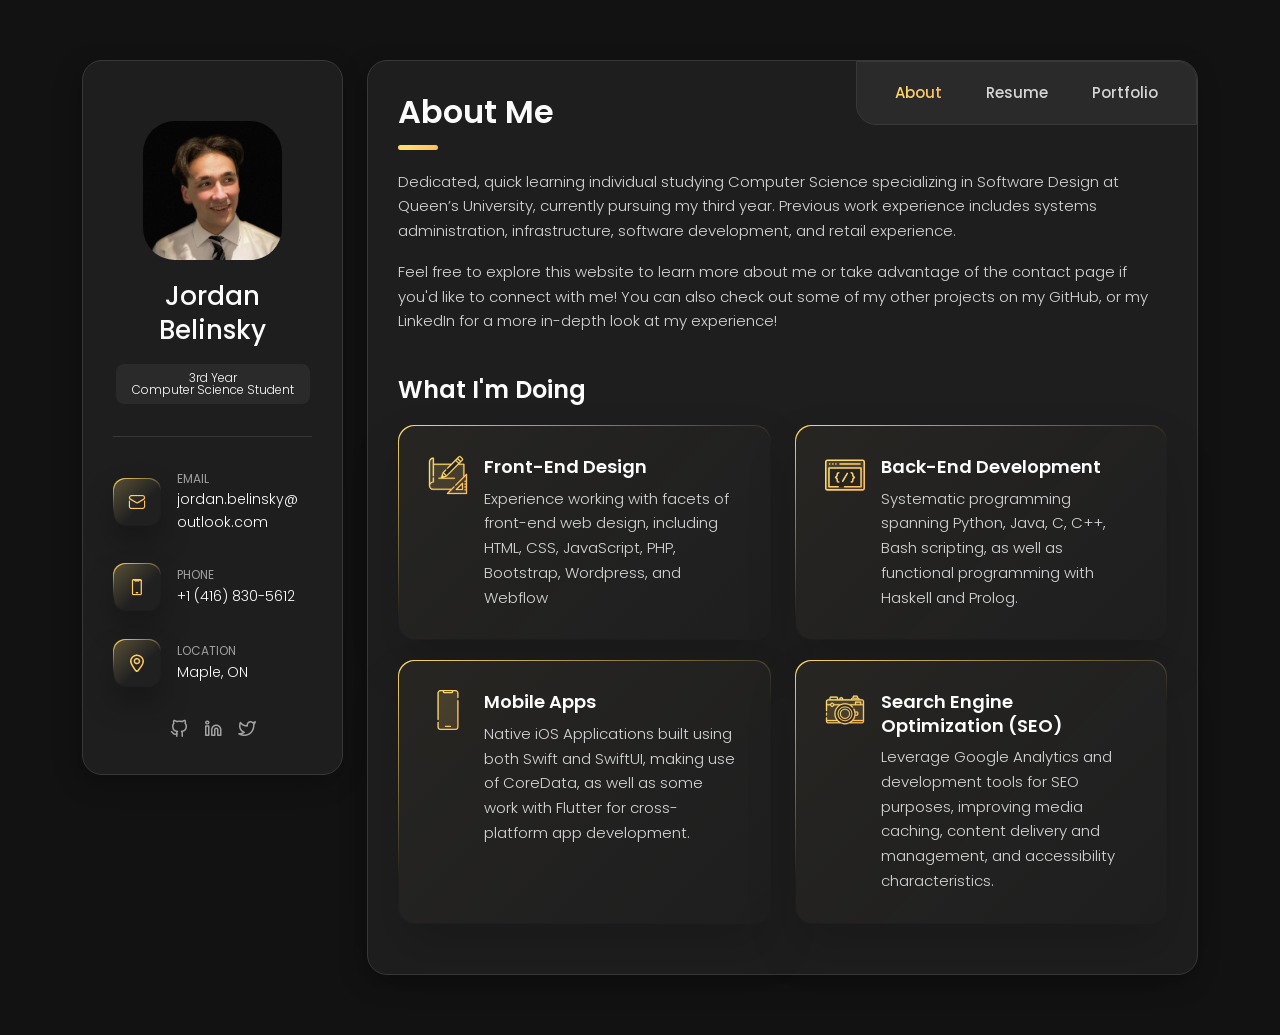
<file: 2 - vCard/index.html>
<!DOCTYPE html>
<html lang="en">

<head>
    <meta charset="utf-8" />
    <title>Jordan Belinsky</title>

	<!-- Meta Data -->
	<meta http-equiv="X-UA-Compatible" content="IE=edge">
	<meta name="viewport" content="width=device-width, initial-scale=1, shrink-to-fit=no">
	<meta name="format-detection" content="telephone=no"/>
    <meta name="format-detection" content="address=no"/>
    <meta name="author" content="Jordan Belinsky" />
    <meta name="description" content="Personal resume website" />

    <!-- Twitter data -->
    <meta name="twitter:card" content="summary_large_image">
    <meta name="twitter:site" content="@jordan_belinsky">
    <meta name="twitter:title" content="Jordan Belinsky">
    <meta name="twitter:description" content="Personal resume website">
    <meta name="twitter:image" content="assets/images/social.jpg">

    <!-- Open Graph data -->
    <meta property="og:title" content="Jordan Belinsky" />
    <meta property="og:type" content="website" />
    <meta property="og:url" content="jordanbelinsky.ca" />
    <meta property="og:image" content="assets/images/social.jpg" />
    <meta property="og:description" content="Personal resume website" />
    <meta property="og:site_name" content="Jordan Belinsky" />

	<!-- Favicons -->
	<link rel="apple-touch-icon" sizes="180x180" href="assets/images/favicons/apple-touch-icon.png">
	<link rel="icon" type="image/png" sizes="32x32" href="assets/images/favicons/favicon-32x32.png">
	<link rel="icon" type="image/png" sizes="16x16" href="assets/images/favicons/favicon-16x16.png">
	<link rel="manifest" href="assets/images/favicons/site.webmanifest">

    <!-- Styles -->
	<link rel="stylesheet" type="text/css" href="assets/styles/vendors/bootstrap.min.css"/>
	<link rel="stylesheet" type="text/css" href="assets/styles/style.css"/>
	
</head>
<body>
    <main class="main">
	    <div class="container gutter-top gutter-bottom">
		    <div class="row sticky-parent">
			    <!-- Sidebar -->
                <aside class="col-12 col-md-12 col-xl-3">
				    <div class="sidebar box-outer sticky-column">
						<!-- My photo -->
						<div class="sidebar__base-info">
					    	<figure class="avatar-box">
                                <img src="assets/images/profile.jpeg" alt="Jordan Belinsky - Portrait">
						    </figure>

						    <div class="text-xl-center">
						        <h3 class="title title--h3 sidebar__name">Jordan Belinsky</h3>
							    <div class="badge">3rd Year<br/>Computer Science Student</div>
						    </div>

							<button class="btn btn--small btn--icon-right sidebar__btn js-btn-toggle"><span>Show Contacts</span><i class="feathericon-chevron-down"></i></button>
						</div>

						<div class="sidebar__additional-info js-show">
							<div class="separation"></div>
		                    <ul class="details-info">
							    <!-- Email -->
							    <li class="details-info__item">
							        <span class="box icon-box"><i class="font-icon icon-envelope"></i></span>
								    <div class="contacts-block__info">
									    <span class="overhead">Email</span>
									    <a class="text-overflow" href="mailto:jordan.belinsky@outlook.com" title="jordan.belinsky@outlook.com">jordan.belinsky@<br/>outlook.com</a>
								    </div>
							    </li>
							    <!-- Phone -->
						 	    <li class="details-info__item">
								    <span class="box icon-box"><i class="font-icon icon-phone"></i></span>
								    <div class="contacts-block__info">
									    <span class="overhead">Phone</span>
							            <span class="text-overflow" title="+1 (416) 830-5612">+1 (416) 830-5612</span>
								    </div>	
							    </li>
								<!-- Location -->
						        <li class="details-info__item">
								    <span class="box icon-box"><i class="font-icon icon-location"></i></span>
								    <div class="contacts-block__info">
									    <span class="overhead">Location</span>
									    <span class="text-overflow" title="Maple, ON">Maple, ON</span>
								    </div>
							    </li>
					        </ul>
						    <div class="separation d-xl-none"></div>

						    <!-- Social -->
						    <div class="social">
							    <a target="_blank" class="social__link" href="https://github.com/jordanbelinsky/"><i class="feathericon-github"></i></a>
							    <a target="_blank" class="social__link" href="https://www.linkedin.com/in/jordanbelinsky/"><i class="feathericon-linkedin"></i></a>
						  	    <a target="_blank" class="social__link" href="https://twitter.com/jordan_belinsky/"><i class="feathericon-twitter"></i></a>
						    </div>
						</div>	
					</div>	
		        </aside>
		        
				<!-- Content -->
				<div class="col-12 col-md-12 col-xl-9">
					<div class="box-outer">
						<!-- Menu -->
						<div class="nav-container js-tabs">
							<ul class="nav" id="myTab" role="tablist">
								<li class="nav__item" role="presentation"><a id="about-tab" class="active" href="#about" data-bs-toggle="tab" role="tab" aria-controls="about" aria-selected="true">About</a></li>
								<li class="nav__item" role="presentation"><a id="resume-tab" href="#resume" data-bs-toggle="tab" role="tab" aria-controls="resume" aria-selected="false">Resume</a></li>
								<li class="nav__item" role="presentation"><a id="portfolio-tab" href="#portfolio" data-bs-toggle="tab" role="tab" aria-controls="portfolio" aria-selected="false">Portfolio</a></li>
							</ul>
						</div>

						<div class="content tab-content" id="myTabContent"><!-- id="content" -->
							
							<!-- ABOUT -->
							<div id="about" class="tab-pane fade show active _tabcontent _active" role="tabpanel" aria-labelledby="about-tab"><!-- id="about-tab" -->
								<div class="pb-0 pb-sm-2">
									<h1 class="title title--h1 title__separate">About Me</h1>
									<p>Dedicated, quick learning individual studying Computer Science specializing in Software Design at Queen’s University, currently pursuing my third year. Previous work experience includes systems administration, infrastructure, software development, and retail experience.</p>
									<p>Feel free to explore this website to learn more about me or take advantage of the contact page if you'd like to connect with me! You can also check out some of my other projects on my GitHub, or my LinkedIn for a more in-depth look at my experience!</p>
								</div>
						
								<!-- What -->
								<h2 class="title title--h2 mt-3">What I'm Doing</h2>
								<div class="row">
									<!-- Case Item -->
									<div class="col-12 col-lg-6">
										<div class="case-item box box-inner">
											<img class="case-item__icon" src="assets/icons/icon-design.svg" alt="" />
											<div>
												<h3 class="title title--h3">Front-End Design</h3>
												<p class="case-item__caption">Experience working with facets of front-end web design, including HTML, CSS, JavaScript, PHP, Bootstrap, Wordpress, and Webflow</p>
											</div>	
										</div>
									</div>
								
									<!-- Case Item -->
									<div class="col-12 col-lg-6">
										<div class="case-item box box-inner">
											<img class="case-item__icon" src="assets/icons/icon-dev.svg" alt="" />
											<div>
												<h3 class="title title--h3">Back-End Development</h3>
												<p class="case-item__caption">Systematic programming spanning Python, Java, C, C++, Bash scripting, as well as functional programming with Haskell and Prolog.</p>
											</div>
										</div>
									</div>
								
									<!-- Case Item -->
									<div class="col-12 col-lg-6">
										<div class="case-item box box-inner">
											<img class="case-item__icon" src="assets/icons/icon-app.svg" alt="" />
											<div>
												<h3 class="title title--h3">Mobile Apps</h3>
												<p class="case-item__caption">Native iOS Applications built using both Swift and SwiftUI, making use of CoreData, as well as some work with Flutter for cross-platform app development.</p>
											</div>
										</div>
									</div>
								
									<!-- Case Item -->
									<div class="col-12 col-lg-6">
										<div class="case-item box box-inner">
											<img class="case-item__icon" src="assets/icons/icon-photo.svg" alt="" />
											<div>
												<h3 class="title title--h3">Search Engine Optimization (SEO)</h3>
												<p class="case-item__caption">Leverage Google Analytics and development tools for SEO purposes, improving media caching, content delivery and management, and accessibility characteristics.</p>
											</div>
										</div>
									</div>
								</div>	
						
							
							</div>
							
							<!-- RESUME -->
							<div id="resume" class="tab-pane fade _tabcontent" role="tabpanel" aria-labelledby="resume-tab"><!-- id="resume-tab" -->
								<div class="pb-3">
									<h1 class="title title--h1 title__separate">Resume</h1>
								</div>
								
								<!-- Education -->
								<h2 class="title title--h2"><span class="box icon-box"><i class="font-icon feathericon-book-open"></i></span>Education</h2>
								<div class="timeline">
									<!-- Queen's -->
									<article class="timeline__item">
										<h5 class="title title--h4 timeline__title">Queen's University</h5>
										<span class="timeline__period">Sept 2019 — Present</span>
										<ul class="timeline__description">
											<li>Enrolled in the Software Design (SODE) specialization</li>
											<li>COMPSA Mentor - 2021/2022</li>
											<li>Dean's List - 2020/2021</li>
											<li>2nd Place Finalist - QHacks 2020</li>
											<li>Activities and Societies:
												<ul>
													<li>Computing Students' Association (COMPSA)</li>
													<li>Canadian Undergraduate Conference for Artificial Intelligence (CUCAI)</li>
													<li>QHacks Hackathon</li>
												</ul>
											</li>
										</ul>
									</article>
								</div>
		
								<!-- Experience -->
								<h2 class="title title--h2"><span class="box icon-box"><i class="font-icon feathericon-briefcase"></i></span>Experience</h2>
								<div class="timeline">
									<!-- CUCAI -->
									<article class="timeline__item">
										<h5 class="title title--h4 timeline__title">Marketing and Web Development</h5>
										<a target="_blank" href="https://cucai.ca"><span class="company__name">Canadian Undergraduate Conference for Artificial Intelligence (CUCAI)</span></a>
										<br/>
										<span class="timeline__period">April 2021 — Present</span>
										<p class="timeline__description">
											Responsible for designing and developing web content for the conference. Through use of development tools including <em>Webflow</em> and <em>Netlify</em> hosting, both the temporary landing page and the final conference websites are being tuned for release to invite delegates and deliver information about the conference's return.
										</p>
									</article>
												
									<!-- Moneris -->
									<article class="timeline__item">
										<h5 class="title title--h4 timeline__title">System Administration Intern</h5>
										<a target="_blank" href="https://www.moneris.com"><span class="company__name">Moneris Solutions</span></a>
										<br/>
										<span class="timeline__period">May 2021 — August 2021</span>
										<p class="timeline__description">
											Was responsible for supporting the Work From Home conditions for employees during the COVID-19 pandemic. Through desktop imaging using <em>SCCM</em>, <em>Active Directory</em>, and <em>SeviceNow</em>, it was ensured that all group policies and licensed software was properly deployed to employee endpoints.
										</p>
									</article>

									<!-- Green Acres -->
									<article class="timeline__item">
										<h5 class="title title--h4 timeline__title">Wordpress Developer and SEO</h5>
										<a target="_blank" href="https://campgreenacres.com"><span class="company__name">Camp Green Acres</span></a>
										<br/>
										<span class="timeline__period">November 2020 — February 2021</span>
										<p class="timeline__description">
											Used optimization techniques including hosted CDN and dynamic caching helpers to improve <em>Google PageSpeed Insights</em> scores by 420% and 200% for desktop and mobile endpoints respectively.
										</p>
									</article>

									<!-- MEDSKL -->
									<article class="timeline__item">
										<h5 class="title title--h4 timeline__title">Course Administrator</h5>
										<a target="_blank" href="https://medskl.com"><span class="company__name">MEDSKL</span></a>
										<br/>
										<span class="timeline__period">July 2020 — September 2020</span>
										<p class="timeline__description">
											Supported virtual learning technologies by utilizing <em>Thinkific</em> and <em>HTML</em> to digitalize MEDSKL course content, assessments, and examinations.
										</p>
									</article>

									<!-- Moneris -->
									<article class="timeline__item">
										<h5 class="title title--h4 timeline__title">End User Enablement Intern</h5>
										<a target="_blank" href="https://www.moneris.com"><span class="company__name">Moneris Solutions</span></a>
										<br/>
										<span class="timeline__period">July 2019 — August 2019</span>
										<p class="timeline__description">
											Managed end user assets and support tickets, imaged devices while deploying licensed software, and analyzed vulnerability reports to determine and take action on software which was violating security protocol.
										</p>
									</article>

									<!-- Camp Walden -->
									<article class="timeline__item">
										<h5 class="title title--h4 timeline__title">Sail Specialist</h5>
										<a target="_blank" href="https://www.campwalden.ca"><span class="company__name">Camp Walden</span></a>
										<br/>
										<span class="timeline__period">June 2018 — August 2018</span>
										<p class="timeline__description">
											Was responsible for the safety and enjoyment of all campers and staff on sailboats. Ensured that any boat repairs were properly done, and patrolled the lake using a crash boat, assisting and teaching campers and staff best practices for sailing.
										</p>
									</article>

									<!-- Best Buy -->
									<article class="timeline__item">
										<h5 class="title title--h4 timeline__title">Certified Operations Specialist</h5>
										<a target="_blank" href="https://corporate.bestbuy.com"><span class="company__name">Best Buy Canada</span></a>
										<br/>
										<span class="timeline__period">November 2017 — December 2018</span>
										<p class="timeline__description">
											Assisted in maintaining a positive store image for friendliness, cleanliness, and helpfulness. Offer help where needed to customers through analyzing their desired use cases and providing product knowledge and recommendations to best suit their requirements.
										</p>
									</article>

								</div>
							</div>
							
							<!-- PORTFOLIO -->
							<div id="portfolio" class="tab-pane fade _tabcontent" role="tabpanel" aria-labelledby="portfolio-tab"><!-- id="portfolio-tab" -->
								<div class="pb-3">
									<h1 class="title title--h1 title__separate">Portfolio</h1>
								</div>
		
								<!-- Filter -->
								<div class="select">
									<span class="placeholder">Select category</span>
									<ul class="filter">
										<li class="filter__item">Category</li>
										<li class="filter__item active" data-filter="*"><a class="filter__link active" href="#filter">All</a></li>
										<li class="filter__item" data-filter=".category-python"><a class="filter__link" href="#filter">Python</a></li>
										<li class="filter__item" data-filter=".category-ios"><a class="filter__link" href="#filter">iOS Development</a></li>
										<li class="filter__item" data-filter=".category-web"><a class="filter__link" href="#filter">Web Development</a></li>
									</ul>
									<input type="hidden" name="changemetoo"/>
								</div>
		
								<!-- Gallery -->
								<div class="gallery-grid js-masonry js-filter-container">
									<div class="gutter-sizer"></div>
									<!-- Item 1 -->
									<div class="gallery-grid__item category-web">
										<a target="_blank" href="https://github.com/jordanbelinsky/designslate-web">
											<div class="gallery-grid__image-wrap">
												<img class="gallery-grid__image cover lazyload" src="assets/images/portfolio/designslate.png" alt="DesignSlate Logo" />
											</div>
											<div class="gallery-grid__caption">
												<h3 class="title gallery-grid__title">DesignSlate</h3>
												<span class="gallery-grid__category">Web Development</span>
											</div>
										</a>
									</div>
									
									<!-- Item 2 -->
									<div class="gallery-grid__item category-ios">
										<a target="_blank" href="https://github.com/jordanbelinsky/educalculate-ios">
											<div class="gallery-grid__image-wrap">
												<img class="gallery-grid__image cover lazyload" src="assets/images/portfolio/educalculate.png" alt="Educ[alcul]ate Logo" />
											</div>
											<div class="gallery-grid__caption">
												<h3 class="title gallery-grid__title">Educ[alcul]ate</h3>
												<span class="gallery-grid__category">iOS Development</span>
											</div>
										</a>
									</div>
									
									<!-- Item 3 -->
									<div class="gallery-grid__item category-web-development">
										<a target="_blank" href="https://github.com/omridaniel/goodNews">
											<div class="gallery-grid__image-wrap">
												<img class="gallery-grid__image cover lazyload" src="assets/images/portfolio/goodnews.png" alt="The Good News Logo" />
											</div>
											<div class="gallery-grid__caption">
												<h3 class="title gallery-grid__title">The Good News</h3>
												<span class="gallery-grid__category">Web Development</span>
											</div>
										</a>
									</div>
								</div>
							</div>
							

						</div><!-- /content -->
					</div><!-- /box-outer -->
				</div><!-- /col -->

			</div><!-- /sticky-parent -->
		</div><!-- /container -->
    </main>

    <div class="back-to-top"></div>

	<!-- JavaScripts -->
	<script src="assets/js/jquery-3.4.1.min.js"></script>
	<script src="assets/js/plugins.min.js"></script>
    <script src="assets/js/common.js"></script>
    
	<!-- Mapbox init -->
	<script src="assets/js/mapbox.init.js"></script>

</body>
</html>
</file>
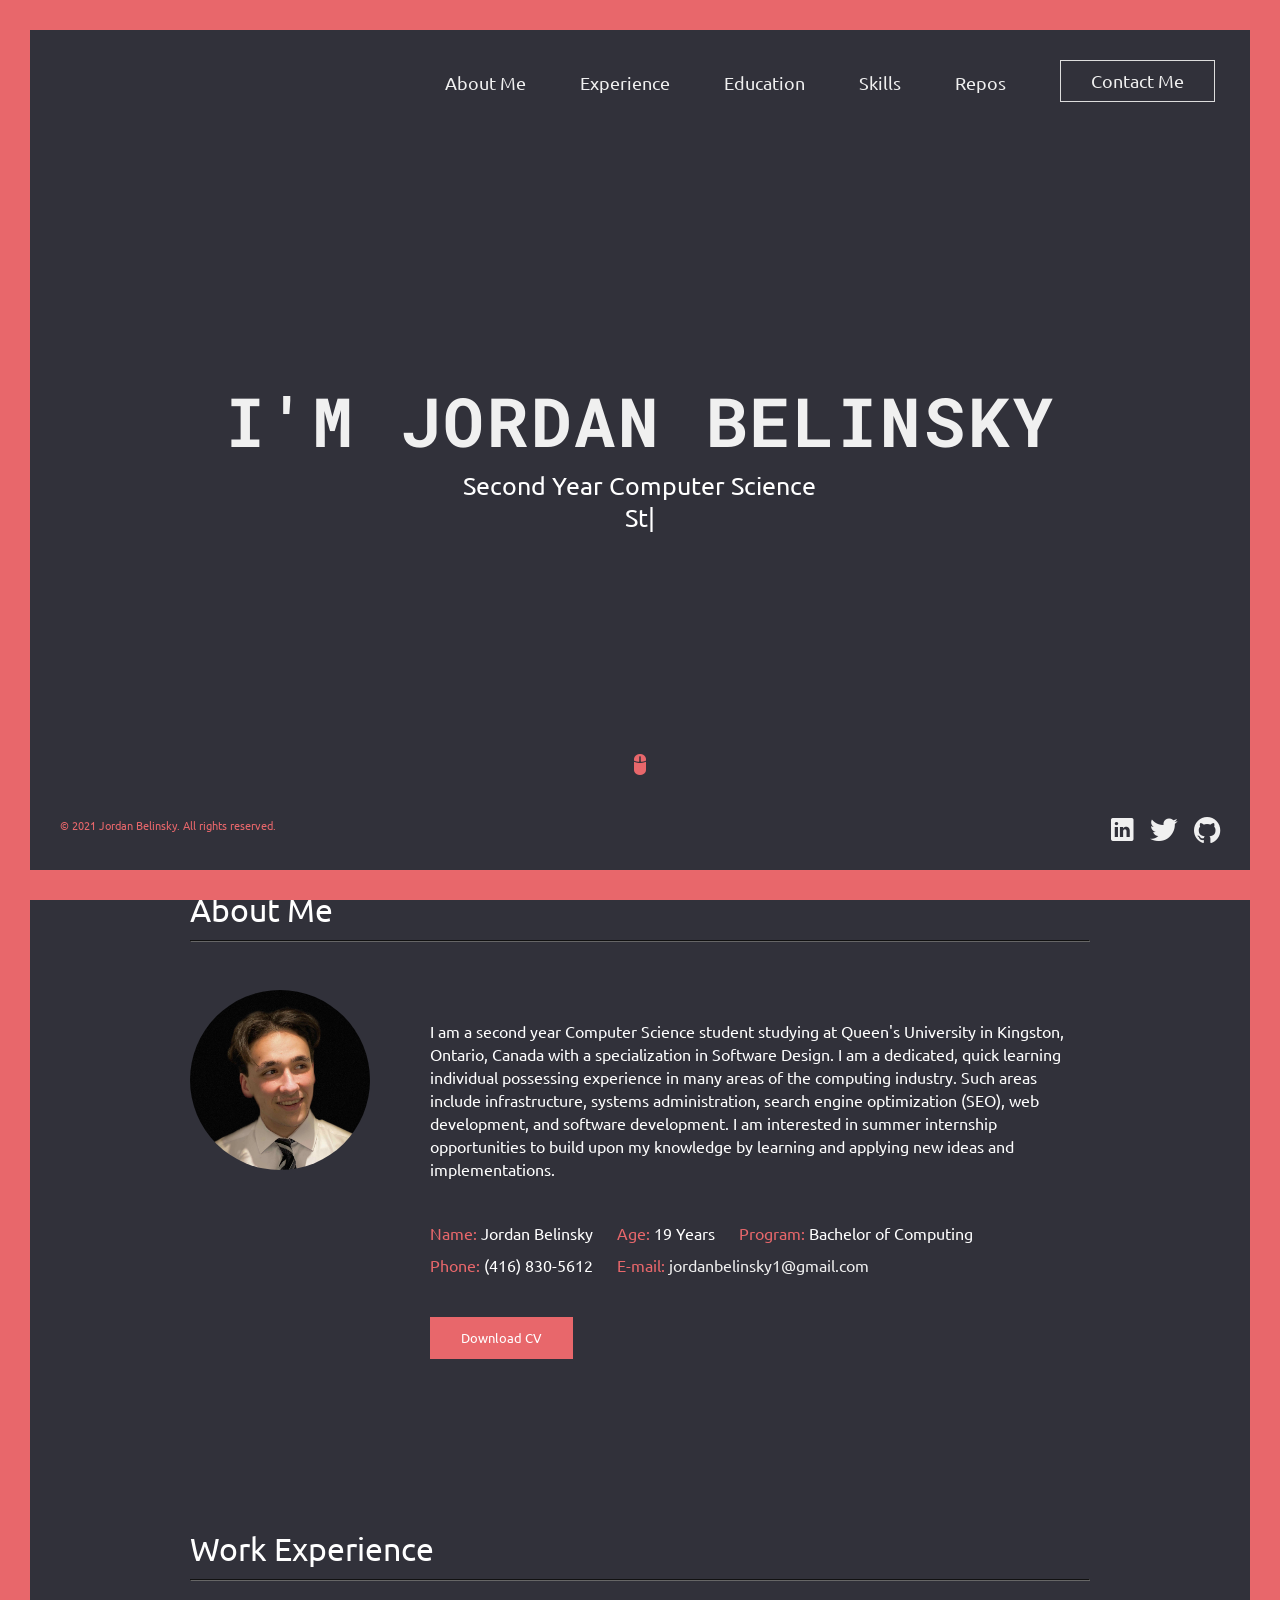
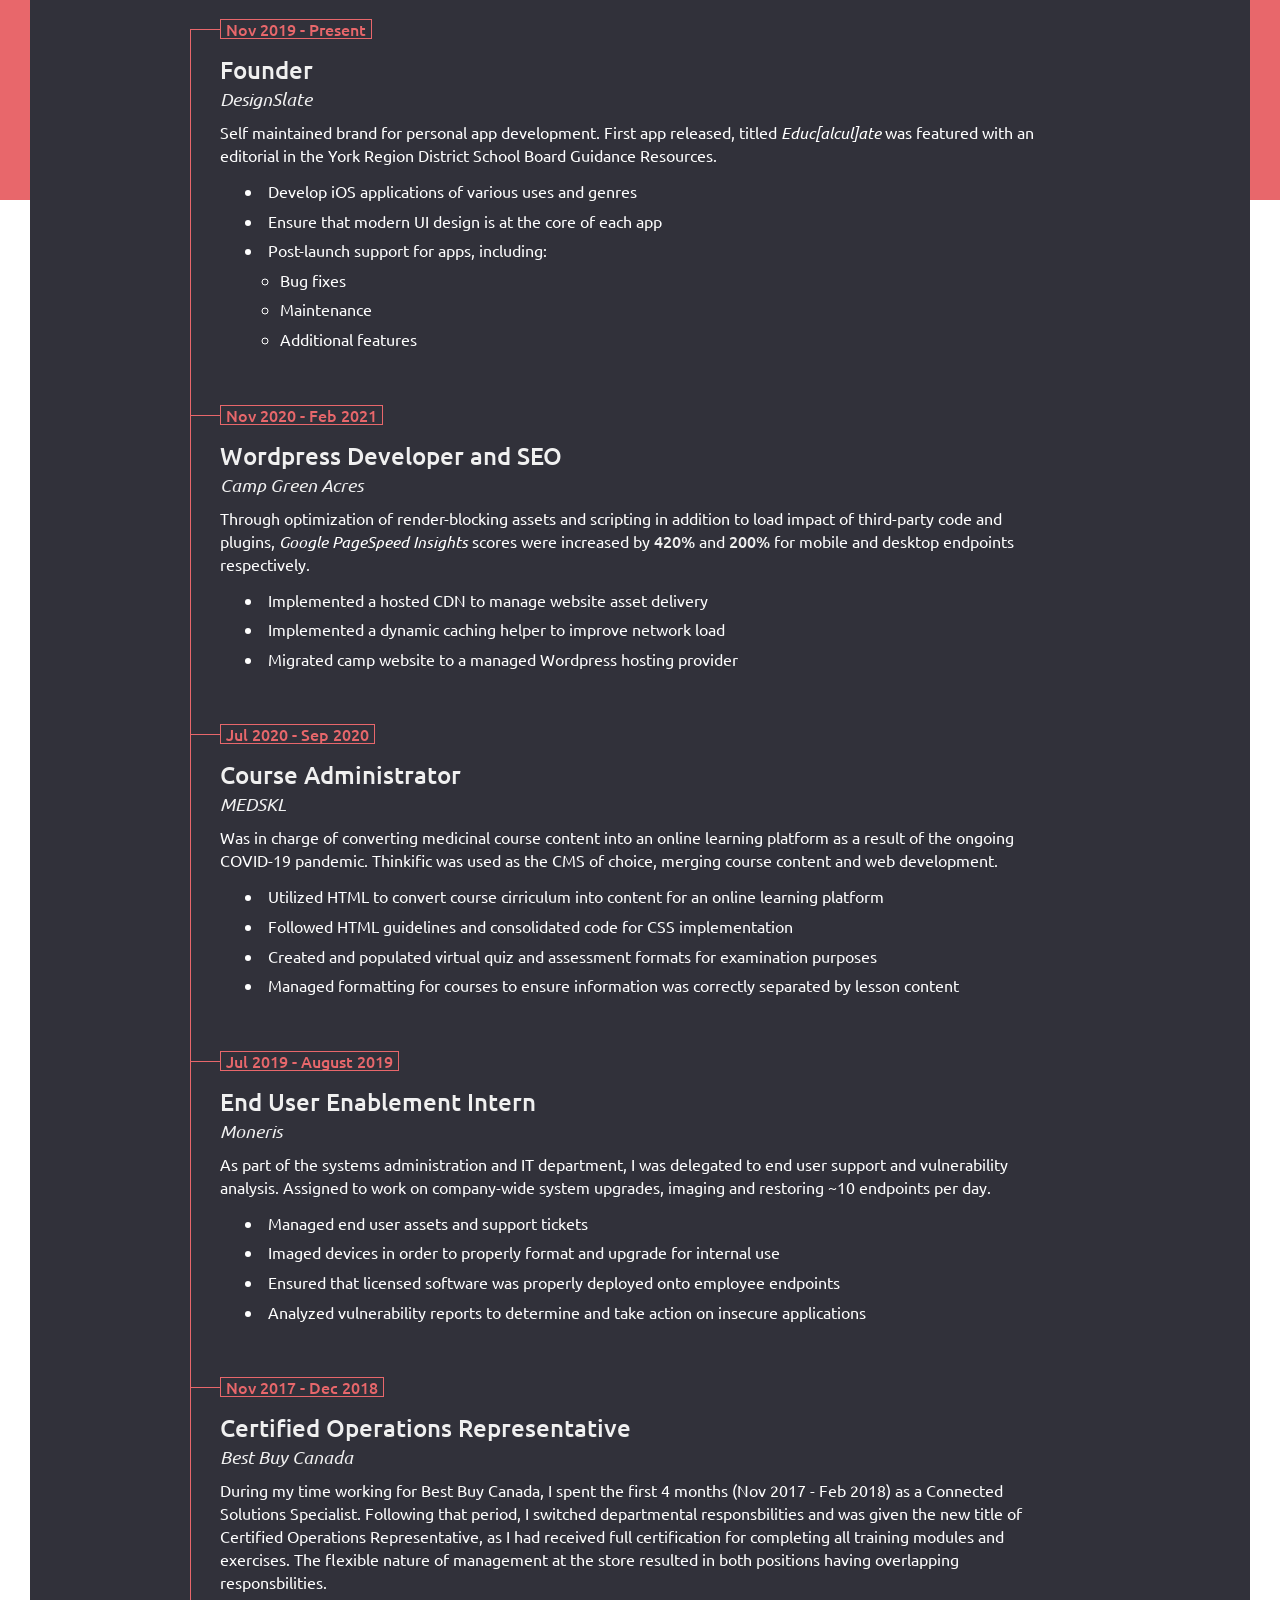
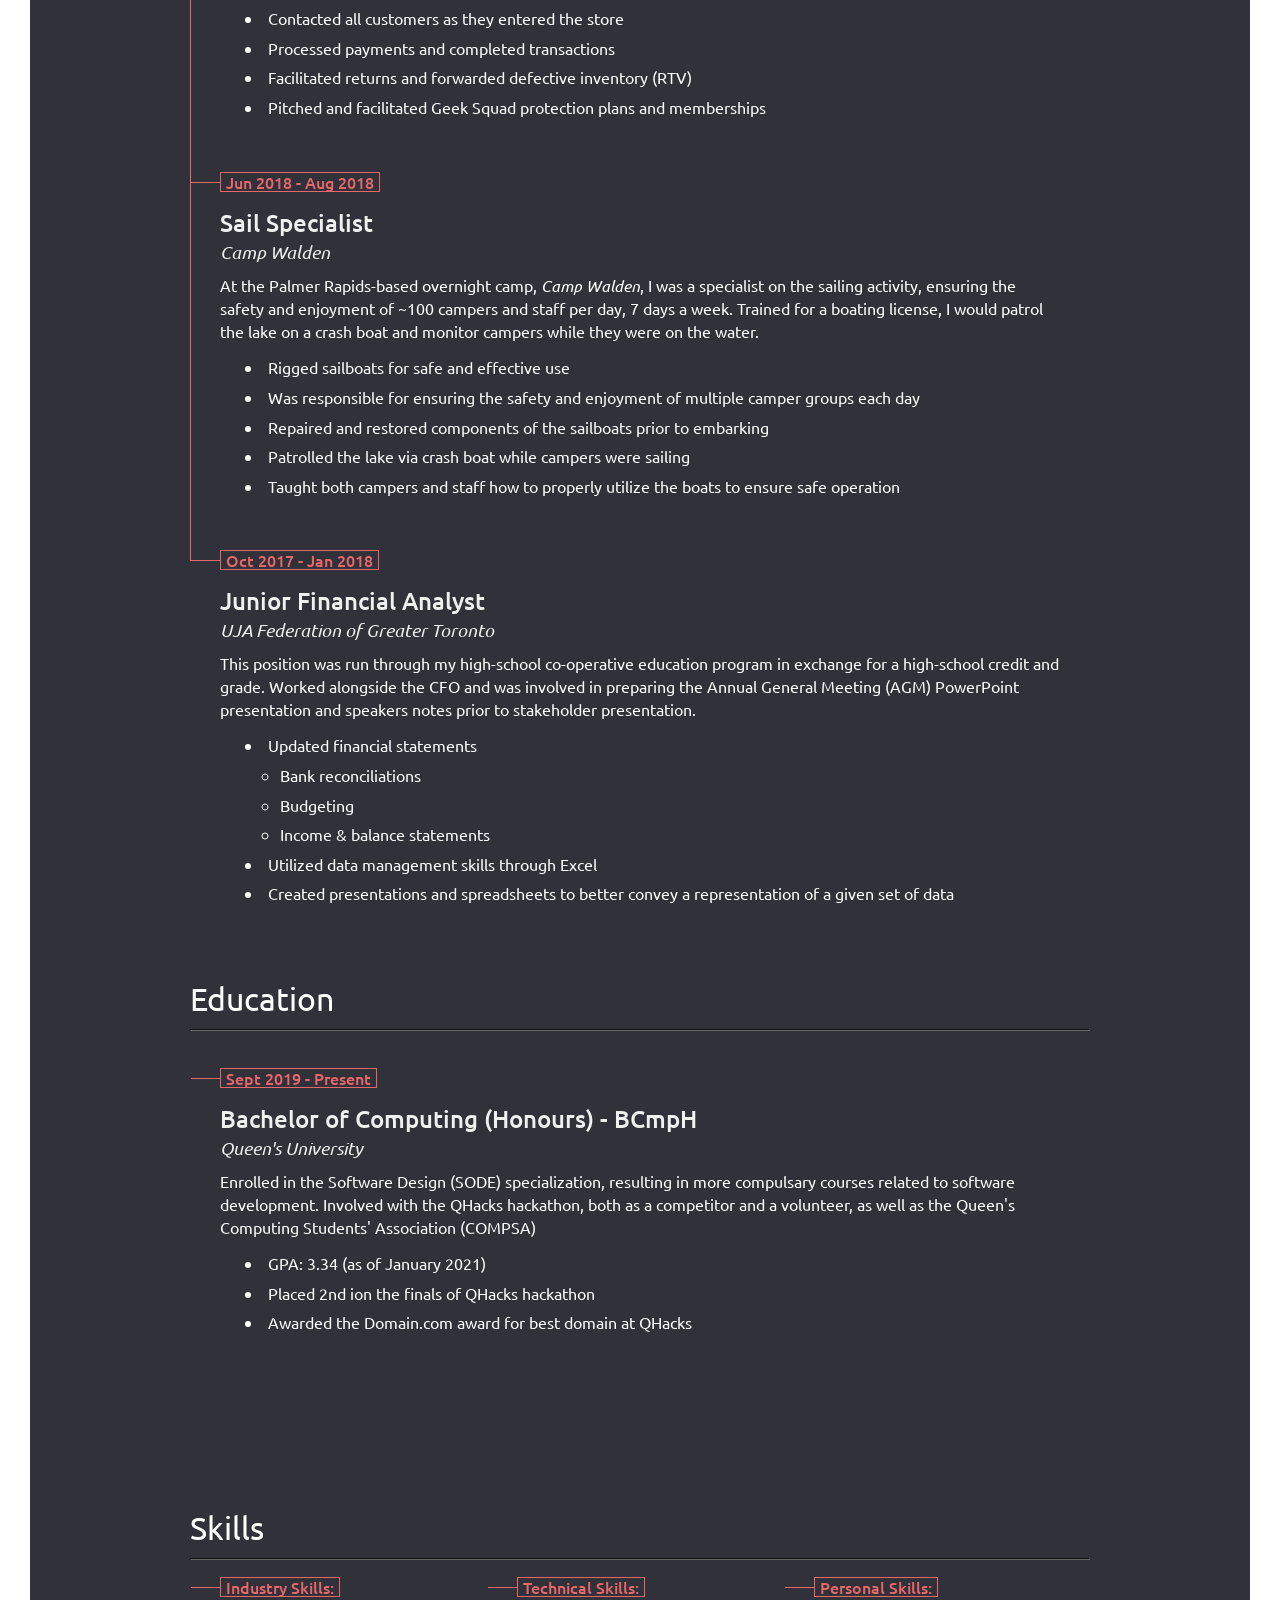
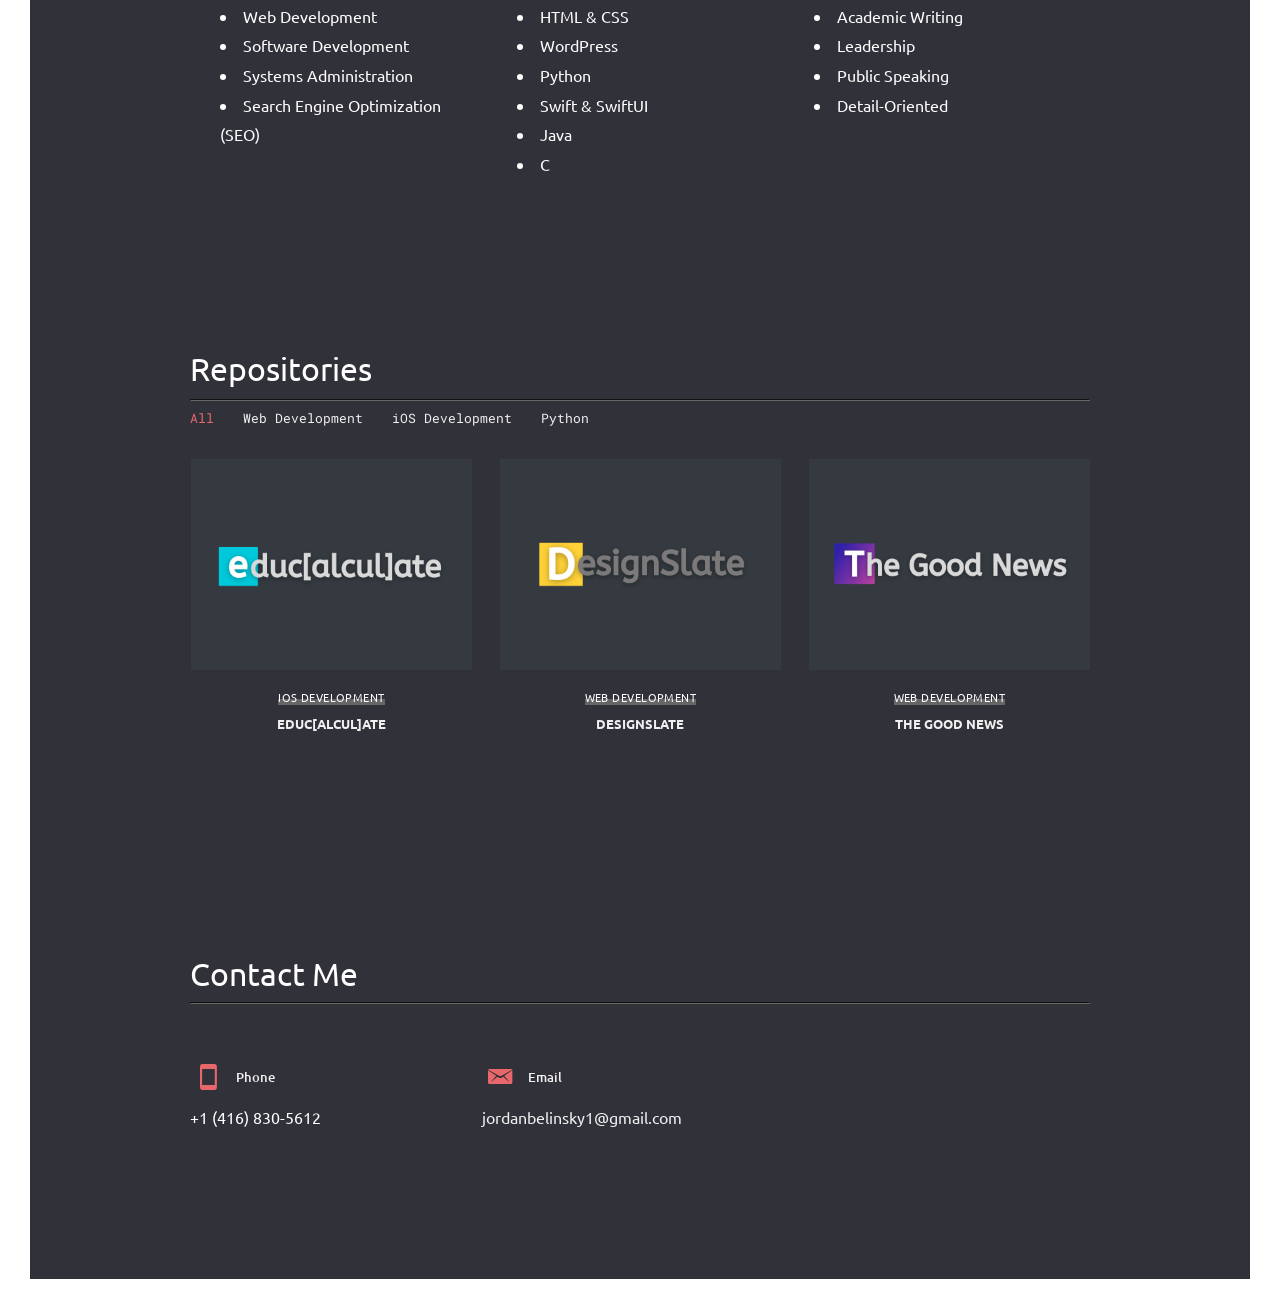
<file: index-onepage-dark.html>
<!DOCTYPE html>
<html lang="en">
<head>
	
	<!-- Basic -->
    <meta http-equiv="Content-Type" content="text/html; charset=utf-8" />
	<title>Glitche - CV/Resume/Portfolio Template</title>
	<meta name="description" content="">
	<meta name="keywords" content="">
	
	<!-- Mobile Specific Metas -->
	<meta name="viewport" content="width=device-width, initial-scale=1, maximum-scale=1" />
	
	<!-- Load Fonts -->
	<link href='https://fonts.googleapis.com/css?family=Roboto+Mono:400,100,300italic,300,100italic,400italic,500,500italic,700,700italic&amp;subset=latin,cyrillic' rel='stylesheet'>
	<link href="https://fonts.googleapis.com/css2?family=Ubuntu:ital,wght@0,300;0,400;0,500;0,700;1,300;1,400;1,500;1,700&amp;display=swap" rel="stylesheet">

	<!-- Load CSS -->
	<link rel="stylesheet" href="css/glitche-basic.css" />
	<link rel="stylesheet" href="css/glitche-layout.css" />
	<link rel="stylesheet" href="css/ionicons.css" />
	<link rel="stylesheet" href="css/magnific-popup.css" />
	<link rel="stylesheet" href="css/animate.css" />
	
	<!-- Custom Template Colors -->
	<!-- <link rel="stylesheet" href="css/template-colors/orange.css" /> -->
	<!--<link rel="stylesheet" href="css/template-colors/blue.css" />-->
	<!--<link rel="stylesheet" href="css/template-colors/green.css" />-->
	<!--<link rel="stylesheet" href="css/template-colors/pink.css" />-->
	<!--<link rel="stylesheet" href="css/template-colors/purple.css" />-->
	<link rel="stylesheet" href="css/template-colors/red.css" />

	<!-- Dark Theme -->
	<link rel="stylesheet" href="css/template-dark/dark.css" />

	
	<!--[if lt IE 9]>
	<script src="http://css3-mediaqueries-js.googlecode.com/svn/trunk/css3-mediaqueries.js"></script>
	<script src="http://html5shim.googlecode.com/svn/trunk/html5.js"></script>
	<![endif]-->
	
	<!-- Favicons -->
	<link rel="shortcut icon" href="images/favicons/favicon.ico">
	
</head>

<body class="home">	
	
	<!-- Preloader -->
	<div class="preloader">
		<div class="centrize full-width">
			<div class="vertical-center">
				<div class="pre-inner">
					
					<!-- Loading Screen -->
					<div class="load typing-load"><p>loading...</p></div>
					<span class="typed-load"></span>
				</div>
			</div>
		</div>
	</div>
	
	<!-- Container -->
	<div class="container">
		
		<!-- Header -->
		<header>
			<div class="head-top">
				<a href="#" class="menu-btn"><span></span></a>
				<div class="top-menu">
					<ul>
						
						<!-- Navigation Menu -->
						<li><a href="#section-about" class="lnk">About Me</a></li>
						<li><a href="#section-experience" class="lnk">Experience</a></li>
						<li><a href="#section-education">Education</a></li>
						<li><a href="#section-skills" class="lnk">Skills</a></li>
						<li><a href="#section-repos" class="lnk">Repos</a></li>
						<li><a href="#section-contact" class="btn">Contact Me</a></li>
					</ul>
				</div>
			</div>
		</header>
		
		<!-- Wrapper -->
		<div class="wrapper">
		
			<!-- Started -->
			<div class="section started">
				<div class="centrize full-width">
					<div class="vertical-center">
						<div class="started-content">
							
							<!-- Hero Header -->
							<div class="h-title glitch-effect" data-text="I'm Jordan Belinsky">I'm <span>Jordan Belinsky</span></div>
							
							<!-- Animated Subtitle -->
							<div class="h-subtitle typing-subtitle">
								<p>Second Year Computer Science <br/>Student.</p>
								<p>Web Developer.</p>
								<p>iOS Developer.</p>
							</div>
							<span class="typed-subtitle"></span>
						</div>
					</div>
				</div>
				<a href="#" class="mouse_btn"><span class="ion ion-mouse"></span></a>
			</div>

			<!-- About -->
			<div class="section about" id="section-about">
				<div class="content">
					<div class="title">About Me</div>
					<hr/>
					<br/>
					<br/>
					<div class="cols">

						<!-- Profile Pic -->
						<div class="col col-sm">
							<div class="image">
								<img src="images/profile.jpeg" alt="" />
							</div>
						</div>
						<div class="col col-lg">
							<div class="desc">

								<!-- Description -->
								<p>
									I am a second year Computer Science student studying at Queen's University in Kingston, Ontario, Canada with a specialization in Software Design. I am a dedicated, quick learning individual 
									possessing experience in many areas of the computing industry. Such areas include infrastructure, systems administration, search engine optimization (SEO), 
									web development, and software development. I am interested in summer internship opportunities to build upon my knowledge by learning and applying new ideas 
									and implementations.
								</p>

								<!-- Info List -->
								<div class="info-list">
									<ul>
										<li><strong>Name:</strong> Jordan Belinsky</li>
										<li><strong>Age:</strong> 19 Years</li>
										<li><strong>Program:</strong> Bachelor of Computing</li>
										<li><strong>Phone: </strong> (416) 830-5612</li>
										<li><strong>E-mail:</strong> <a href="mailto:jordanbelinsky1@gmail.com">jordanbelinsky1@gmail.com</a></li>
									</ul>
								</div>

								<!-- Resume Download -->
								<div class="bts"><a href="#" class="btn fill" data-text="Download CV">Download CV</a></div>
							</div>
						</div>
					</div>
					<div class="clear"></div>
				</div>
			</div>
			
			<!-- Resume -->
			<div class="section resume">
				<div class="content">

					<!-- Work Experience -->
					<div class="work-experience" id="section-experience">
						<div class="title">Work Experience</div>
						<hr/>
						<br/>
						<br/>
						<div class="resume-items">

							<!-- Founder @ DesignSlate-->
							<div class="resume-item active">
								<div class="date">Nov 2019 - Present</div>
								<div class="name">Founder</div>
								<div class="company"><a href="https://designslate.ca" target="blank">DesignSlate</a></div>
								<p>
									Self maintained brand for personal app development. First app released, titled <em>Educ[alcul]ate</em> was featured 
									with an editorial in the York Region District School Board Guidance Resources.
								</p>
								<ul class="desc-list">
									<li>Develop iOS applications of various uses and genres</li>
									<li>Ensure that modern UI design is at the core of each app</li>
									<li>Post-launch support for apps, including:
										<ul>
											<li>Bug fixes</li>
											<li>Maintenance</li>
											<li>Additional features</li>
										</ul>
									</li>
								</ul>
							</div>

							<!-- Wordpress and SEO @ Camp Green Acres -->
							<div class="resume-item">
								<div class="date">Nov 2020 - Feb 2021</div>
								<div class="name">Wordpress Developer and SEO</div>
								<div class="company"><a href="https://campgreenacres.com" target="blank">Camp Green Acres</a></div>
								<p>
									Through optimization of render-blocking assets and scripting in addition to load impact of third-party code and plugins, 
									<em>Google PageSpeed Insights</em> scores were increased by <strong>420%</strong> and <strong>200%</strong> for mobile 
									and desktop endpoints respectively.
								</p>
								<ul class="desc-list">
									<li>Implemented a hosted CDN to manage website asset delivery</li>
									<li>Implemented a dynamic caching helper to improve network load</li>
									<li>Migrated camp website to a managed Wordpress hosting provider</li>
								</ul>
							</div>

							<!-- Course Administrator @ MEDSKL -->
							<div class="resume-item">
								<div class="date">Jul 2020 - Sep 2020</div>
								<div class="name">Course Administrator</div>
								<div class="company"><a href="https://medskl.com/" target="blank">MEDSKL</a></div>
								<p>
									Was in charge of converting medicinal course content into an online learning platform as a result of the ongoing 
									COVID-19 pandemic. Thinkific was used as the CMS of choice, merging course content and web development.
								</p>
								<ul class="desc-list">
									<li>Utilized HTML to convert course cirriculum into content for an online learning platform</li>
									<li>Followed HTML guidelines and consolidated code for CSS implementation</li>
									<li>Created and populated virtual quiz and assessment formats for examination purposes</li>
									<li>Managed formatting for courses to ensure information was correctly separated by lesson content</li>
								</ul>
							</div>

							<!-- End User Enablement Intern @ Moneris -->
							<div class="resume-item">
								<div class="date">Jul 2019 - August 2019</div>
								<div class="name">End User Enablement Intern</div>
								<div class="company"><a href="https://www.moneris.com/" target="blank">Moneris</a></div>
								<p>
									As part of the systems administration and IT department, I was delegated to end user support and vulnerability analysis. 
									Assigned to work on company-wide system upgrades, imaging and restoring ~10 endpoints per day.
								</p>
								<ul class="desc-list">
									<li>Managed end user assets and support tickets</li>
									<li>Imaged devices in order to properly format and upgrade for internal use</li>
									<li>Ensured that licensed software was properly deployed onto employee endpoints</li>
									<li>Analyzed vulnerability reports to determine and take action on insecure applications</li>
								</ul>
							</div>

							<!-- Certified Operations Representative @ Best Buy Canada -->
							<div class="resume-item">
								<div class="date">Nov 2017 - Dec 2018</div>
								<div class="name">Certified Operations Representative</div>
								<div class="company"><a href="https://www.bestbuy.ca/en-ca" target="blank">Best Buy Canada</a></div>
								<p>
									During my time working for Best Buy Canada, I spent the first 4 months (Nov 2017 - Feb 2018) as a Connected Solutions Specialist. 
									Following that period, I switched departmental responsbilities and was given the new title of Certified Operations Representative, 
									as I had received full certification for completing all training modules and exercises. The flexible nature of management at the store 
									resulted in both positions having overlapping responsbilities.
								</p>
								<ul class="desc-list">
									<li>Contacted all customers as they entered the store</li>
									<li>Processed payments and completed transactions</li>
									<li>Facilitated returns and forwarded defective inventory (RTV)</li>
									<li>Pitched and facilitated Geek Squad protection plans and memberships</li>
								</ul>
							</div>

							<!-- Sail Specialist @ Camp Walden -->
							<div class="resume-item">
								<div class="date">Jun 2018 - Aug 2018</div>
								<div class="name">Sail Specialist</div>
								<div class="company"><a href="https://www.campwalden.ca/" target="blank">Camp Walden</a></div>
								<p>
									At the Palmer Rapids-based overnight camp, <em>Camp Walden</em>, I was a specialist on the sailing activity, ensuring the safety 
									and enjoyment of ~100 campers and staff per day, 7 days a week. Trained for a boating license, I would patrol the lake on a crash boat 
									and monitor campers while they were on the water.
								</p>
								<ul class="desc-list">
									<li>Rigged sailboats for safe and effective use</li>
									<li>Was responsible for ensuring the safety and enjoyment of multiple camper groups each day</li>
									<li>Repaired and restored components of the sailboats prior to embarking</li>
									<li>Patrolled the lake via crash boat while campers were sailing</li>
									<li>Taught both campers and staff how to properly utilize the boats to ensure safe operation</li>
								</ul>
							</div>

							<!-- Junior Financial Analyst @ UJA -->
							<div class="resume-item">
								<div class="date">Oct 2017 - Jan 2018</div>
								<div class="name">Junior Financial Analyst</div>
								<div class="company"><a href="https://jewishtoronto.com/" target="blank">UJA Federation of Greater Toronto</a></div>
								<p>
									This position was run through my high-school co-operative education program in exchange for a high-school credit and 
									grade. Worked alongside the CFO and was involved in preparing the Annual General Meeting (AGM) PowerPoint presentation 
									and speakers notes prior to stakeholder presentation.
								</p>
								<ul class="desc-list">
									<li>Updated financial statements
										<ul>
											<li>Bank reconciliations</li>
											<li>Budgeting</li>
											<li>Income & balance statements</li>
										</ul>
									</li>
									<li>Utilized data management skills through Excel</li>
									<li>Created presentations and spreadsheets to better convey a representation of a given set of data</li>
								</ul>
							</div>

						</div>
					</div>

					<!-- Education -->
					<div class="education-experience" id="section-education">
						<div class="title">Education</div>
						<hr/>
						<br/>
						<br/>
						<div class="resume-items">
							<!-- Queen's -->
							<div class="resume-item">
								<div class="date">Sept 2019 - Present</div>
								<div class="name">Bachelor of Computing (Honours) - BCmpH</div>
								<div class="company"><a href="https://www.queensu.ca/" target="blank">Queen's University</a></div>
								<p>
									Enrolled in the Software Design (SODE) specialization, resulting in more compulsary courses related to software development. 
									Involved with the QHacks hackathon, both as a competitor and a volunteer, as well as the Queen's Computing Students' Association 
									(COMPSA)
								</p>
								<ul class="desc-list">
									<li>GPA: 3.34 (as of January 2021)</li>
									<li>Placed 2nd ion the finals of QHacks hackathon</li>
									<li>Awarded the Domain.com award for best domain at QHacks</li>
								</ul>
							</div>
						</div>
					</div>
				</div>
			</div>
			
			<!-- Skills -->
			<div class="section skills" id="section-skills">
				<div class="content">
					<div class="education-experience">
						<div class="title">Skills</div>
						<hr/>
						<div class="resume-items">
							<div class="cols">
								<div class="col col-third">
									<div class="resume-items">
										<div class="resume-item">
											<div class="skills-heading">Industry Skills:</div>
											<ul class="skills-list">
												<li>Web Development</li>
												<li>Software Development</li>
												<li>Systems Administration</li>
												<li>Search Engine Optimization (SEO)</li>
											</ul>
										</div>
									</div>									
								</div>

								<div class="col col-third">
									<div class="resume-items">
										<div class="resume-item">
											<div class="skills-heading">Technical Skills:</div>
											<ul class="skills-list">
												<li>HTML & CSS</li>
												<li>WordPress</li>
												<li>Python</li>
												<li>Swift & SwiftUI</li>
												<li>Java</li>
												<li>C</li>
											</ul>
										</div>
									</div>									
								</div>

								<div class="col col-third">
									<div class="resume-items">
										<div class="resume-item">
											<div class="skills-heading">Personal Skills:</div>
											<ul class="skills-list">
												<li>Academic Writing</li>
												<li>Leadership</li>
												<li>Public Speaking</li>
												<li>Detail-Oriented</li>
											</ul>
											</ul>
										</div>
									</div>									
								</div>

							</div>
							<div class="clear"></div>
						</div>
					</div>
				</div>
			</div>

			<!-- Works -->
			<div class="section works" id="section-repos">
				<div class="content">
					<div class="title">Repositories</div>
					<hr/>
					<div class="filter-menu">
						<div class="filters">
							<div class="btn-group">
								<label data-text="All" class="glitch-effect">
									<input type="radio" name="fl_radio" value=".box-item" />All
								</label>
							</div>
							<div class="btn-group">
								<label data-text="Web Development">
									<input type="radio" name="fl_radio" value=".f-web" />Web Development
								</label>
							</div>
							<div class="btn-group">
								<label data-text="iOS Development">
									<input type="radio" name="fl_radio" value=".f-ios" />iOS Development
								</label>
							</div>
							<div class="btn-group">
								<label data-text="Python">
									<input type="radio" name="fl_radio" value=".f-python" />Python
								</label>
							</div>
						</div>
					</div>

					<div class="box-items portfolio-items">	

						<!-- Educalculate iOS -->
						<div class="box-item f-ios">
							<div class="image">
								<a href="#educalculate-popup" class="has-popup-media">
									<img src="images/repos/educalculate.png" alt="" />
									<span class="info">
										<span class="centrize full-width">
											<span class="vertical-center">
												<span class="ion ion-ios-plus-empty"></span>
											</span>
										</span>
									</span>
								</a>
							</div>
							<div class="desc">
								<div class="category">iOS Development</div>
								<a href="#educalculate-popup" class="name has-popup-media">Educ[alcul]ate</a>
							</div>
							<div id="educalculate-popup" class="popup-box mfp-fade mfp-hide">
								<div class="content">
									<div class="image">
										<img src="images/repos/educalculate.png" alt="">
									</div>
									<div class="desc">
										<div class="category">iOS Development</div>
										<h4>Educ[alcul]ate</h4>
										<p>
											Based upon my Python Application Edu[calcul]ate, this application is a complete rewrite from the ground up. 
											Using Swift to code for iOS devices, this app was created to provide Edu[calcul]ate's functions in a much nicer, easy-to-use UI experience.
										</p>
										<a href="https://github.com/jordanbelinsky/educalculate-ios" target="blank" class="btn" data-text="View Project">View Project on GitHub</a>
									</div>
								</div>
							</div>
						</div>

						<!-- DesignSlate -->
						<div class="box-item f-web">
							<div class="image">
								<a href="#designslate-popup" class="has-popup-media">
									<img src="images/repos/designslate.png" alt="" />
									<span class="info">
										<span class="centrize full-width">
											<span class="vertical-center">
												<span class="ion ion-ios-plus-empty"></span>
											</span>
										</span>
									</span>
								</a>
							</div>
							<div class="desc">
								<div class="category">Web Development</div>
								<a href="#designslate-popup" class="name has-popup-media">DesignSlate</a>
							</div>
							<div id="designslate-popup" class="popup-box mfp-fade mfp-hide">
								<div class="content">
									<div class="image">
										<img src="images/repos/designslate.png" alt="">
									</div>
									<div class="desc">
										<div class="category">Web Development</div>
										<h4>DesignSlate</h4>
										<p>
											The new version of my DesignSlate landing page. DesignSlate was created to be a personal brand under which 
											all of my iOS Development will take place, with all apps being released under the brand name.
										</p>
										<a href="https://github.com/jordanbelinsky/designslate-web" target="blank" class="btn" data-text="View Project">View Project on GitHub</a>
									</div>
								</div>
							</div>
						</div>

						<!-- The Good News -->
						<div class="box-item f-web">
							<div class="image">
								<a href="#goodnews-popup" class="has-popup-media">
									<img src="images/repos/goodnews.png" alt="" />
									<span class="info">
										<span class="centrize full-width">
											<span class="vertical-center">
												<span class="ion ion-ios-plus-empty"></span>
											</span>
										</span>
									</span>
								</a>
							</div>
							<div class="desc">
								<div class="category">Web Development</div>
								<a href="#goodnews-popup" class="name has-popup-media">The Good News</a>
							</div>
							<div id="goodnews-popup" class="popup-box mfp-fade mfp-hide">
								<div class="content">
									<div class="image">
										<img src="images/repos/goodnews.png" alt="">
									</div>
									<div class="desc">
										<div class="category">Web Development</div>
										<h4>The Good News</h4>
										<p>
											A project created with 3 other individuals across 48 hours as an entry to the QHacks 2021 hackathon. The website is designed to 
											spread positivity during these uncertain times by curating only positive news articles from your general geolocation. The submission 
											placed 2nd in the finals of the hackathon.
										</p>
										<a href="https://github.com/omridaniel/goodNews" target="blank" class="btn" data-text="View Project">View Project on GitHub</a>
									</div>
								</div>
							</div>
						</div>

					</div>

					<div class="clear"></div>
				</div>
			</div>

			<!-- Contacts Info -->
			<div class="section contacts" id="section-contact">
				<div class="content">
					<div class="title">Contact Me</div>
					<hr/>
					<div class="service-items">
						<div class="service-item">
							<div class="icon"><span class="ion ion-android-phone-portrait"></span></div>
							<div class="name">Phone</div>
							<p>
								+1 (416) 830-5612
							</p>
						</div>
						<div class="service-item">
							<div class="icon"><span class="ion ion-email"></span></div>
							<div class="name">Email</div>
							<p>
								<a href="mailto:jordanbelinsky1@gmail.com">jordanbelinsky1@gmail.com</a>
							</p>
						</div>

						<!-- <div class="service-item">
							<div class="icon"><span class="ion ion-ios-location"></span></div>
							<div class="name">Address</div>
							<p>
								2621 W Pico Blvd, Los Angeles
							</p>
						</div> -->
						
					</div>

					<!-- <div class="contact_form">
						<form id="cform" method="post">
							<div class="group-val">
								<input type="text" name="name" placeholder="Name" />
							</div>
							<div class="group-val">
								<input type="text" name="email" placeholder="Email" />
							</div>
							<div class="group-val ct-gr">
								<textarea name="message" placeholder="Message"></textarea>
							</div>
							<a href="#" class="btn fill" onclick="$('#cform').submit(); return false;" data-text="Send Message">Send Message</a>
						</form>
						<div class="alert-success">
							<p>
								Thanks, your message is sent successfully. We will contact you shortly!
							</p>
						</div>
					</div> -->
				
				</div>
			</div>
		
		</div>
		
		<!-- Footer -->
		<footer>
			<div class="soc">
				<a target="_blank" href="https://www.linkedin.com/in/jordanbelinsky/"><span class="ion ion-social-linkedin"></span></a>
				<a target="_blank" href="https://twitter.com/jordan_belinsky"><span class="ion ion-social-twitter"></span></a>
				<a target="_blank" href="https://github.com/jordanbelinsky"><span class="ion ion-social-github"></span></a>
			</div>
			<div class="copy">© 2021 Jordan Belinsky. All rights reserved.</div>
			<div class="clr"></div>
		</footer>
		
		<!-- Lines -->
		<div class="line top"></div>
		<div class="line bottom"></div>
		<div class="line left"></div>
		<div class="line right"></div>
		
	</div>
	
	<!-- jQuery Scripts -->
    <script src="js/jquery.min.js"></script>
	<script src="js/jquery.validate.js"></script>
	<script src="js/typed.js"></script>
	<script src="js/magnific-popup.js"></script>
	<script src="js/imagesloaded.pkgd.js"></script>
	<script src="js/isotope.pkgd.js"></script>
	
	<!-- Main Scripts -->
	<script src="js/glitche-scripts.js"></script>
	
</body>
</html>
</file>
<file: 2 - vCard/assets/styles/style.css>
/* ------------------------------------------------
 Author: ArtStyles (Art)
 
 Template Name: vCard
 version: 1.1.0
------------------------------------------------ */
/* ------------------------------------------------
 
 - Vendors
 - Font Icons
 - Variables
 - General Styles
 - Typography
 - Form
 - Button
 - Sidebar
 - Sections
 - Navbar
 - Popup
 - Cases
 - Clients
 - Contact
 - Portfolio
 - News
 - Single news
 - Single project
 - Testimonials
 - Timeline
 - Footer
 - Other
 
------------------------------------------------ */
@import url("vendors/swiper.min.css");
@import url("vendors/simplebar.min.css");
@import url("vendors/magnific-popup.css");
@import url("vendors/photoswipe.css");
@import url("vendors/default-skin.css");
@import url("../icons/style-custome-icons.css");
@import url("../icons/feather.css");
@import url("https://fonts.googleapis.com/css2?family=Poppins:wght@300;400;500;600&display=swap");
:root {
  --font-family: 'Poppins', sans-serif;
  --font-base-size: 15px;
  --font-mobile-size: 14px;
  --color-heading: #FCFCFC;
  --color-paragraph: #D6D6D6;
  --color-border: #383838;
  --color-bg: #121212;
  --color-surface-1: #1e1e1f;
  --color-surface-2: #2a2a2b;
  --color-surface-3: #202021;
  --color-accent: #FFDB6E;
  --color-error: #B84C4C;
  --color-gradient: linear-gradient(137.84deg, #FFDB6E 26.31%, #FFBC5E 93.75%);
  --color-gradient-soft: linear-gradient(135deg, rgba(255, 218, 109, 0.0375) 0%, rgba(255, 189, 94, 0) 100%), #1E1E1F;
  --color-gradient-text: linear-gradient(90deg, #FFDB6E, #FFBC5E);
  --color-gradient-border: linear-gradient(155deg, #FFDA6D 0%, rgba(255, 191, 96, 0) 50%);
  --color-gradient-border-gray: linear-gradient(135deg, #404040 0%, rgba(64, 64, 64, 0) 48.44%);
  --color-gradient-gray: linear-gradient(137.84deg, #3F3F40 2.69%, #303030 93.75%);
  --color-gradient-icon: linear-gradient(135deg, rgba(255, 218, 109, 0.25) 0%, rgba(255, 189, 94, 0) 59.86%), #202021;
  --color-btn: linear-gradient(135deg, rgba(45, 45, 46, 0.25) 0%, rgba(27, 27, 28, 0) 100%), #202021;
  --box-shadow-24: -4px 8px 24px rgba(0, 0, 0, 0.25);
  --box-shadow-30: 0px 16px 30px rgba(0, 0, 0, 0.25);
  --box-shadow-40: 0px 16px 40px rgba(0, 0, 0, 0.25);
  --box-shadow-50: 0px 25px 50px rgba(0, 0, 0, 0.15);
  --box-shadow-80: 0px 24px 80px rgba(0, 0, 0, 0.7);
  --radius-32: 32px;
  --radius-20: 20px;
  --radius-18: 18px;
  --radius-16: 16px;
  --radius-14: 14px;
  --radius-12: 12px;
  --radius-8: 8px;
}

/* -----------------------------------------------------------------
    - General Styles
----------------------------------------------------------------- */
*,
::before,
::after {
  background-repeat: no-repeat;
  -webkit-box-sizing: border-box;
          box-sizing: border-box;
}

html {
  -webkit-overflow-scrolling: touch;
  -webkit-box-sizing: border-box;
  box-sizing: border-box;
}

body, html {
  font-size: 1rem;
  -webkit-text-size-adjust: 100%;
}

body {
  background-color: var(--color-bg);
  color: var(--color-paragraph);
  font-family: var(--font-family);
  font-size: var(--font-base-size);
  font-weight: 300;
  line-height: 1.65;
  min-height: 100vh;
  overflow-x: hidden;
  -ms-overflow-style: scrollbar;
  -webkit-font-smoothing: antialiased;
}

@media only screen and (max-width: 580px) {
  body {
    font-size: var(--font-mobile-size);
    line-height: 1.6;
  }
}

html.is-scroll-disabled body {
  height: 100vh;
  overflow: hidden;
}

@media all and (-ms-high-contrast: none), (-ms-high-contrast: active) {
  html.is-scroll-disabled {
    overflow: hidden;
  }
}

.no-scroll {
  overflow: hidden;
  -ms-overflow-style: none;
}

.no-scroll-height {
  overflow-x: hidden;
}

.svg-defs {
  position: absolute;
  height: 0;
  width: 0;
}

img {
  max-width: 100%;
  -webkit-user-select: none;
  -moz-user-select: none;
  -ms-user-select: none;
  user-select: none;
}

figure {
  margin: 0;
}

iframe {
  background-color: var(--color-bg);
  border: 0;
  display: block;
  height: 100%;
  width: 100%;
}

.cover {
  -o-object-fit: cover;
     object-fit: cover;
  -o-object-position: center;
     object-position: center;
  font-family: 'object-fit: cover; object-position: center;';
  height: 100%;
  width: 100%;
}

::-moz-selection {
  background: transparent;
  color: var(--color-accent);
}

::selection {
  background: transparent;
  color: var(--color-accent);
}

.scroll-line {
  background: var(--color-gradient);
  height: 0.1875rem;
  position: fixed;
  top: 0;
  width: 0;
  z-index: 3;
}

/* -----------------------------------------------------------------
    - Typography
----------------------------------------------------------------- */
h1, h2, h3, h4, h5, h6 {
  color: var(--color-heading);
  font-family: var(--font-family);
  font-weight: 600;
  line-height: 1.3;
}

.title--h1 {
  font-size: 2rem;
  margin-bottom: 1.0625rem;
}

@media only screen and (max-width: 580px) {
  .title--h1 {
    font-size: 1.5rem;
  }
}

.title--h2 {
  font-size: 1.5rem;
  margin-bottom: 1.25rem;
}

@media only screen and (max-width: 580px) {
  .title--h2 {
    font-size: 1.125rem;
  }
}

.title--h3 {
  font-size: 1.125rem;
  margin-bottom: 0.5rem;
}

@media only screen and (max-width: 580px) {
  .title--h3 {
    font-size: 1rem;
  }
}

.title--h4 {
  font-size: 1rem;
  margin-bottom: 0.8125rem;
  font-weight: 500;
}

@media only screen and (max-width: 580px) {
  .title--h4 {
    font-size: 0.875rem;
  }
}

.title--h5 {
  font-size: 0.875rem;
}

@media only screen and (max-width: 580px) {
  .title--h5 {
    font-size: 0.75rem;
  }
}

.title--h6 {
  font-size: 0.75rem;
}

@media only screen and (max-width: 580px) {
  .title--h6 {
    font-size: 0.625rem;
  }
}

.title--center {
  text-align: center;
}

.title--tone {
  background: var(--color-gradient-text);
  -webkit-background-clip: text;
  background-clip: text;
  -webkit-text-fill-color: transparent;
}

.title-icon {
  margin-right: 0.5rem;
  margin-top: -0.25rem;
  height: 2.5rem;
  width: 2.5rem;
}

@media only screen and (max-width: 580px) {
  .title-icon {
    height: 2.08333rem;
    width: 2.08333rem;
  }
}

.title__separate {
  margin-bottom: 2.3125rem;
  position: relative;
}

.title__separate::before {
  content: '';
  background: var(--color-gradient);
  border-radius: 0.5rem;
  height: 0.3125rem;
  position: absolute;
  bottom: -1.0625rem;
  left: 0;
  width: 2.5rem;
  z-index: 1;
}

@media only screen and (max-width: 580px) {
  .title__separate {
    margin-bottom: 1.5rem;
  }
  .title__separate::before {
    height: 0.1875rem;
    bottom: -0.625rem;
    width: 1.875rem;
  }
}

.overhead {
  color: var(--color-paragraph);
  font-size: 0.75rem;
  font-weight: 400;
  display: block;
  opacity: .7;
  text-transform: uppercase;
}

@media only screen and (max-width: 580px) {
  .overhead {
    font-size: 0.6875rem;
  }
}

.text-overflow {
  display: block;
  text-overflow: ellipsis;
  overflow: hidden;
  white-space: nowrap;
}

.block-quote {
  font-size: 1.25rem;
  font-weight: 400;
  font-style: italic;
  margin: 1.8125rem 0;
  position: relative;
  line-height: 1.6;
}

@media only screen and (max-width: 991px) {
  .block-quote {
    padding-left: 3.8125rem;
  }
}

@media only screen and (max-width: 580px) {
  .block-quote {
    font-size: 1.125rem;
    margin: 1rem 0;
    padding-left: 0;
    padding-top: 2.8125rem;
  }
  .block-quote p {
    margin-bottom: 0.5rem;
  }
}

.block-quote::before {
  background-image: url(../icons/icon-quote.svg);
  background-repeat: no-repeat;
  background-position: center;
  background-size: cover;
  content: '';
  height: 1.125rem;
  margin: 0 auto;
  position: absolute;
  top: 0.5rem;
  left: -3.125rem;
  width: 1.6875rem;
}

@media only screen and (max-width: 991px) {
  .block-quote::before {
    left: 0;
  }
}

.block-quote__author {
  font-size: 0.875rem;
  font-style: normal;
  display: block;
  margin-top: 0.5625rem;
  padding-left: 3rem;
  position: relative;
}

@media only screen and (max-width: 580px) {
  .block-quote__author {
    font-size: 0.875rem;
    margin-top: 0;
    padding-left: 2rem;
  }
}

.block-quote__author::before {
  content: '';
  background-color: var(--color-heading);
  height: 0.0625rem;
  margin-bottom: auto;
  margin-top: auto;
  position: absolute;
  top: 0;
  bottom: 0;
  left: 0;
  width: 2rem;
}

@media only screen and (max-width: 580px) {
  .block-quote__author::before {
    width: 1rem;
  }
}

a {
  color: var(--color-accent);
  cursor: pointer;
  text-decoration: none;
}

a:hover {
  outline: none;
}

a.decoration--none {
  text-decoration: none;
}

a.link-gradient {
  background: var(--color-gradient-text);
  -webkit-background-clip: text;
  background-clip: text;
  -webkit-text-fill-color: transparent;
  -webkit-text-decoration-skip: objects;
}

.description {
  color: var(--color-paragraph);
  margin-bottom: 1.875rem;
}

.foreword {
  font-size: 1.125rem;
}

/* Badges */
.badge {
  background: var(--color-surface-2);
  font-size: 0.75rem;
  font-weight: 300;
  border-radius: var(--radius-8);
  padding: 0.5rem 1rem;
}

@media only screen and (max-width: 580px) {
  .badge {
    font-size: 0.6875rem;
    padding: 0.375rem 0.75rem;
  }
}

/* -----------------------------------------------------------------
    - Form
----------------------------------------------------------------- */
.input, .textarea, select,
.custom-select {
  background-color: transparent;
  border: 1px solid var(--color-border);
  border-radius: var(--radius-14);
  -webkit-box-shadow: none;
          box-shadow: none;
  color: var(--color-heading);
  font-size: inherit;
  height: auto;
  padding: 0.875rem 1.375rem 0.8125rem;
  position: relative;
  width: 100%;
  -webkit-appearance: none;
  -moz-appearance: none;
  appearance: none;
}

@media only screen and (max-width: 580px) {
  .input, .textarea, select,
  .custom-select {
    padding: 0.8125rem 1.375rem 0.75rem;
  }
}

.input:focus, .textarea:focus, select:focus,
.custom-select:focus {
  background-color: transparent;
  border-color: var(--color-accent);
  color: var(--color-heading);
  -webkit-box-shadow: none;
          box-shadow: none;
  outline: none;
}

.input {
  line-height: inherit;
}

@media all and (-ms-high-contrast: none), (-ms-high-contrast: active) {
  .input {
    line-height: 0;
  }
}

.input__icon {
  padding-left: 3.375rem;
}

@media only screen and (max-width: 580px) {
  .input__icon {
    padding-left: 2.8125rem;
  }
}

.textarea {
  border-radius: var(--radius-14);
  display: block;
  padding: 0.8125rem 1.1875rem;
  resize: none;
}

.form-group {
  margin-bottom: 2rem;
  position: relative;
}

@media only screen and (max-width: 580px) {
  .form-group {
    margin-bottom: 1.6875rem;
  }
}

.help-block {
  position: absolute;
  font-size: 0.75rem;
  line-height: 1.4;
  padding-top: 0.3125rem;
  padding-left: 0.375rem;
}

@media only screen and (max-width: 580px) {
  .help-block {
    font-size: 0.6875rem;
  }
}

.with-errors {
  color: var(--color-error);
}

.has-error input,
.has-error textarea,
.has-error input:focus,
.has-error textarea:focus {
  border-color: var(--color-error);
}

#validator-contact {
  font-size: 0.875rem;
  margin-top: 1rem;
}

.form-control::-webkit-input-placeholder {
  color: var(--color-paragraph);
  opacity: .5;
}

.form-control:-ms-input-placeholder {
  color: var(--color-paragraph);
  opacity: .5;
}

.form-control::-ms-input-placeholder {
  color: var(--color-paragraph);
  opacity: .5;
}

.form-control::placeholder {
  color: var(--color-paragraph);
  opacity: .5;
}

input:invalid,
textarea:invalid {
  outline: none !important;
}

.form-check-input {
  background: transparent;
  border-color: rgba(244, 244, 244, 0.15);
}

.form-check-input:checked {
  background-color: var(--color-accent);
  border-color: var(--color-accent);
}

.form-check-input:checked[type=checkbox] {
  background-image: url("data:image/svg+xml,%3csvg xmlns='http://www.w3.org/2000/svg' viewBox='0 0 20 20'%3e%3cpath fill='none' stroke='%23000' stroke-linecap='round' stroke-linejoin='round' stroke-width='3' d='M6 10l3 3l6-6'/%3e%3c/svg%3e") !important;
}

.form-check-input:checked[type=radio] {
  background-image: url("data:image/svg+xml,%3csvg xmlns='http://www.w3.org/2000/svg' viewBox='-4 -4 8 8'%3e%3ccircle r='2' fill='%23000'/%3e%3c/svg%3e");
}

.form-check-input:focus {
  border-color: var(--color-paragraph);
  -webkit-box-shadow: 0 0 0 0.125rem rgba(244, 244, 244, 0.25);
          box-shadow: 0 0 0 0.125rem rgba(244, 244, 244, 0.25);
}

select,
.custom-select {
  background: url("data:image/svg+xml,%3csvg xmlns='http://www.w3.org/2000/svg' viewBox='0 0 4 5'%3e%3cpath fill='%23fff' d='M2 0L0 2h4zm0 5L0 3h4z'/%3e%3c/svg%3e") no-repeat right 0.1rem center/10px 16px;
}

.dropdown-menu {
  background: var(--color-surface-2);
  border: 1px solid var(--color-border);
  border-radius: var(--radius-12);
  -webkit-box-shadow: var(--box-shadow-50);
          box-shadow: var(--box-shadow-50);
  font-size: inherit;
}

.dropdown-menu::before {
  content: '';
  border-left: 0.375rem solid transparent;
  border-right: 0.375rem solid transparent;
  border-bottom: 0.375rem solid var(--color-border);
  height: 0;
  position: absolute;
  top: -0.375rem;
  left: 1.0625rem;
  width: 0;
}

.dropdown-item {
  color: var(--color-paragraph);
  font-weight: 300;
}

.dropdown-item:hover, .dropdown-item:focus {
  background: var(--color-border);
  color: var(--color-paragraph);
}

.dropdown.dropup .dropdown-menu::before {
  border-left: 0.375rem solid transparent;
  border-right: 0.375rem solid transparent;
  border-top: 0.375rem solid var(--color-border);
  border-bottom: 0.375rem solid transparent;
  top: auto;
  bottom: -0.75rem;
}

.progress {
  display: block;
  background: transparent;
  font-size: 0.9375rem;
  margin-bottom: 1.5rem;
  height: auto;
}

@media only screen and (max-width: 580px) {
  .progress {
    font-size: 0.8125rem;
    margin-bottom: 1rem;
  }
}

.progress:last-child {
  margin-bottom: 0;
}

.progress-bar {
  background-color: var(--color-border);
  border-radius: var(--radius-16);
  height: 0.5rem;
  overflow: inherit;
  position: relative;
  width: 100%;
}

.progress-bar span {
  background: var(--color-gradient);
  border-radius: 1rem;
  display: block;
  overflow: hidden;
  position: relative;
  height: 0.5rem;
  width: 0%;
  -webkit-transition: width .6s ease-in-out;
  transition: width .6s ease-in-out;
  z-index: 1;
}

.progress .progress-text {
  margin-bottom: 0.5rem;
}

.progress .progress-text span {
  color: var(--color-heading);
  font-weight: 500;
}

.btn {
  background: var(--color-gradient-border-gray);
  border-radius: var(--radius-14);
  -webkit-box-shadow: var(--box-shadow-40);
          box-shadow: var(--box-shadow-40);
  border: 0;
  color: var(--color-accent);
  cursor: pointer;
  font-weight: 400;
  font-size: 1rem;
  line-height: initial;
  padding: 1rem 1.5rem;
  position: relative;
  -webkit-transition: all .4s ease-in-out;
  transition: all .4s ease-in-out;
  white-space: nowrap;
  z-index: 0;
}

.btn::before {
  content: '';
  position: absolute;
  top: 1px;
  right: 1px;
  bottom: 1px;
  left: 1px;
  background: var(--color-btn);
  border-radius: inherit;
  -webkit-transition: all .4s ease-in-out;
  transition: all .4s ease-in-out;
  z-index: -1;
}

.btn:hover {
  background: var(--color-gradient-border);
  color: var(--color-accent);
}

.btn:hover::before {
  background: var(--color-gradient-icon);
}

.btn:focus {
  -webkit-box-shadow: var(--box-shadow-40);
          box-shadow: var(--box-shadow-40);
}

.btn .font-icon {
  margin-right: 0.375rem;
}

.btn--small {
  -webkit-box-shadow: var(--box-shadow-30);
          box-shadow: var(--box-shadow-30);
  font-size: 0.75rem;
  padding: 0.625rem 1rem;
}

.btn--small:focus {
  -webkit-box-shadow: var(--box-shadow-30);
          box-shadow: var(--box-shadow-30);
}

.btn--icon-left i {
  margin-right: 0.5rem;
}

.btn--icon-right i {
  margin-left: 0.5rem;
}

@media only screen and (max-width: 580px) {
  .btn {
    font-size: 0.875rem;
    padding: 0.75rem 1.125rem;
  }
}

button:focus {
  outline: none;
}

/* -----------------------------------------------------------------
    - Sidebar
----------------------------------------------------------------- */
.sidebar {
  z-index: 10;
}

@media only screen and (max-width: 1200px) {
  .sidebar {
    margin-bottom: 1.875rem;
  }
}

@media only screen and (max-width: 580px) {
  .sidebar {
    margin-bottom: 1rem;
  }
}

@media only screen and (max-width: 1200px) {
  .sidebar__base-info {
    display: -webkit-box;
    display: -ms-flexbox;
    display: flex;
    -webkit-box-align: center;
        -ms-flex-align: center;
            align-items: center;
  }
  .sidebar__base-info > * {
    min-width: 0;
  }
}

@media only screen and (min-width: 1200px) {
  .sidebar__additional-info {
    display: block !important;
  }
}

@media only screen and (max-width: 1200px) {
  .sidebar__additional-info {
    display: none;
  }
}

@media only screen and (max-width: 1200px) {
  .sidebar__additional-info .details-info__item {
    -webkit-box-flex: 0;
        -ms-flex: 0 0 50%;
            flex: 0 0 50%;
  }
  .sidebar__additional-info .details-info__item:nth-last-child(2), .sidebar__additional-info .details-info__item:nth-last-child(1) {
    margin-bottom: 0;
  }
}

@media only screen and (max-width: 768px) {
  .sidebar__additional-info .details-info__item {
    margin-bottom: 1.25rem;
  }
  .sidebar__additional-info .details-info__item:nth-last-child(2) {
    margin-bottom: 1.25rem;
  }
  .sidebar__additional-info .details-info__item:nth-last-child(1) {
    margin-bottom: 0 !important;
  }
}

@media only screen and (max-width: 580px) {
  .sidebar__additional-info .details-info__item {
    -webkit-box-flex: 0;
        -ms-flex: 0 0 100%;
            flex: 0 0 100%;
  }
  .sidebar__additional-info .details-info__item:nth-last-child(2) {
    margin-bottom: 0.9375rem;
  }
  .sidebar__additional-info .details-info__item:nth-last-child(1) {
    margin-bottom: 0;
  }
}

.sidebar .avatar-box {
  background: var(--color-gradient-gray);
  border-radius: var(--radius-32);
  margin: 1.875rem 1.875rem 1.25rem;
  overflow: hidden;
  height: calc(100% - 3.75rem);
  width: calc(100% - 3.75rem);
  -webkit-transition: all .3s ease-in-out;
  transition: all .3s ease-in-out;
}

@media only screen and (max-width: 1200px) {
  .sidebar .avatar-box {
    -ms-flex-negative: 0;
        flex-shrink: 0;
    margin: 0 1.5rem 0 0;
    height: 7.5rem;
    width: 7.5rem;
  }
}

@media only screen and (max-width: 580px) {
  .sidebar .avatar-box {
    border-radius: var(--radius-20);
    margin: 0 1rem 0 0;
    height: 5rem;
    width: 5rem;
  }
}

.sidebar .avatar-box img {
  -o-object-fit: cover;
     object-fit: cover;
  height: 100%;
  width: 100%;
}

.sidebar__name {
  font-size: 1.625rem;
  font-weight: 500;
  margin-bottom: 1rem;
  position: relative;
}

@media only screen and (max-width: 580px) {
  .sidebar__name {
    font-size: 1.0625rem;
    margin-bottom: 0.625rem;
  }
}

.sidebar__btn {
  position: absolute;
  top: 0;
  right: 0;
  border-top-left-radius: 0;
  border-bottom-right-radius: 0;
  display: none;
}

@media only screen and (max-width: 1200px) {
  .sidebar__btn {
    display: block;
    padding: 0.625rem 1rem;
  }
}

@media only screen and (max-width: 580px) {
  .sidebar__btn {
    padding: 0.625rem;
  }
}

.sidebar__btn i {
  display: none;
}

@media only screen and (max-width: 580px) {
  .sidebar__btn i {
    display: block;
    margin: 0;
  }
  .sidebar__btn span {
    display: none;
  }
}

.contacts-block__info {
  -webkit-box-flex: 1;
      -ms-flex: 1;
          flex: 1;
}

/* Social */
.social {
  text-align: center;
}

.social__link {
  font-size: 1.125rem;
  color: var(--color-heading);
  -webkit-text-fill-color: inherit;
  opacity: .6;
  margin: 0 0.375rem;
}

@media only screen and (max-width: 580px) {
  .social__link {
    font-size: 1rem;
  }
}

.social__link:hover {
  color: inherit;
  opacity: 1;
  text-decoration: none;
}

@media only screen and (max-width: 1200px) {
  .social {
    text-align: left;
  }
}

.sticky-column {
  margin-top: 0;
  -webkit-transition: all .3s ease-in-out;
  transition: all .3s ease-in-out;
}

.sticky-column.is_stuck {
  margin-top: 1.875rem;
}

/* -----------------------------------------------------------------
    - Sections
----------------------------------------------------------------- */
@media (min-width: 1200px) {
  .container {
    max-width: 1140px;
  }
}

@media (min-width: 1300px) {
  .container {
    max-width: 1230px;
  }
}

@media (min-width: 1400px) {
  .container {
    max-width: 1290px;
  }
}

.box {
  background: var(--color-gradient-border);
  position: relative;
  z-index: 0;
}

.box::before {
  content: '';
  position: absolute;
  top: 1px;
  right: 1px;
  bottom: 1px;
  left: 1px;
  background: var(--color-gradient-soft);
  border-radius: inherit;
  z-index: -1;
}

.box--s2 {
  background: var(--color-gradient-border-gray);
}

.box--s2::before {
  background-image: var(--color-btn) !important;
  background-color: var(--color-surface-3) !important;
}

.box-outer {
  background-color: var(--color-surface-1);
  border: 1px solid var(--color-border);
  border-radius: var(--radius-20);
  -webkit-box-shadow: var(--box-shadow-24);
          box-shadow: var(--box-shadow-24);
  padding: 1.875rem;
  position: relative;
}

@media only screen and (max-width: 580px) {
  .box-outer {
    padding: 0.9375rem;
  }
}

.box-inner {
  border-radius: var(--radius-16);
  -webkit-box-shadow: var(--box-shadow-50);
          box-shadow: var(--box-shadow-50);
  padding: 1.875rem;
  margin-bottom: 1.875rem;
}

@media only screen and (max-width: 580px) {
  .box-inner {
    border-radius: var(--radius-14);
    -webkit-box-shadow: var(--box-shadow-30);
            box-shadow: var(--box-shadow-30);
    padding: 1.25rem;
    margin-bottom: 0.9375rem;
  }
}

.icon-box {
  font-size: 1.125rem;
  display: -webkit-inline-box;
  display: -ms-inline-flexbox;
  display: inline-flex;
  -webkit-box-align: center;
      -ms-flex-align: center;
          align-items: center;
  -webkit-box-pack: center;
      -ms-flex-pack: center;
          justify-content: center;
  border-radius: var(--radius-12);
  -webkit-box-shadow: var(--box-shadow-30);
          box-shadow: var(--box-shadow-30);
  line-height: 1;
  margin-right: 1rem;
  height: 3rem;
  width: 3rem;
}

.icon-box > * {
  min-width: 0;
}

.icon-box::before {
  background: var(--color-gradient-icon);
}

.icon-box .font-icon {
  background: var(--color-gradient-text);
  -webkit-background-clip: text;
  background-clip: text;
  -webkit-text-fill-color: transparent;
}

@media only screen and (max-width: 580px) {
  .icon-box {
    font-size: 1rem;
    border-radius: var(--radius-8);
    -webkit-box-shadow: var(--box-shadow-24);
            box-shadow: var(--box-shadow-24);
    height: 1.875rem;
    width: 1.875rem;
  }
}

.box-avatar {
  border-radius: var(--radius-18);
  -webkit-box-shadow: var(--box-shadow-30);
          box-shadow: var(--box-shadow-30);
  height: 5rem;
  width: 5rem;
}

.box-avatar::before {
  background: var(--color-gradient-gray);
}

.box-avatar img {
  -o-object-fit: cover;
     object-fit: cover;
}

.box-avatar--not-border {
  background: var(--color-gradient-gray);
}

.box-avatar--not-border::before {
  display: none;
}

@media only screen and (max-width: 580px) {
  .box-avatar {
    border-radius: var(--radius-14);
    -webkit-box-shadow: var(--box-shadow-24);
            box-shadow: var(--box-shadow-24);
    height: calc(5rem - 1.25rem);
    width: calc(5rem - 1.25rem);
  }
}

.separation {
  background: var(--color-border);
  margin: 2rem 0;
  height: 1px;
  width: 100%;
}

@media only screen and (max-width: 580px) {
  .separation {
    margin: 1rem 0;
  }
}

.js-image {
  background-size: cover;
  background-position: center;
  height: 100%;
  width: 100%;
}

.gutter-top {
  padding-top: 3.75rem;
}

@media only screen and (max-width: 580px) {
  .gutter-top {
    padding-top: 0.9375rem;
  }
}

.gutter-bottom {
  padding-bottom: 3.75rem;
}

@media only screen and (max-width: 580px) {
  .gutter-bottom {
    padding-bottom: 2.5rem;
  }
}

.noGutters-Top {
  margin-top: 0 !important;
}

.noGutters-Bottom {
  margin-bottom: 0 !important;
}

.noGutters-Left {
  margin-left: 0 !important;
}

.noGutters-Right {
  margin-right: 0 !important;
}

/* Details info */
.details-info {
  list-style: none;
  padding-left: 0;
  margin-bottom: 0.5rem;
}

@media only screen and (max-width: 1200px) {
  .details-info {
    display: -webkit-box;
    display: -ms-flexbox;
    display: flex;
    -ms-flex-wrap: wrap;
        flex-wrap: wrap;
    margin-bottom: 0;
  }
  .details-info > * {
    min-width: 0;
  }
}

@media only screen and (max-width: 768px) {
  .details-info {
    display: -webkit-box;
    display: -ms-flexbox;
    display: flex;
    -webkit-box-orient: vertical;
    -webkit-box-direction: normal;
        -ms-flex-direction: column;
            flex-direction: column;
    margin-bottom: 0.5rem;
    font-size: 1rem;
  }
  .details-info > * {
    min-width: 0;
  }
}

@media only screen and (max-width: 580px) {
  .details-info {
    font-size: 0.9375rem;
  }
}

.details-info--inline {
  display: -webkit-box;
  display: -ms-flexbox;
  display: flex;
  -webkit-box-orient: horizontal;
  -webkit-box-direction: normal;
      -ms-flex-direction: row;
          flex-direction: row;
  -ms-flex-wrap: wrap;
      flex-wrap: wrap;
}

.details-info--inline > * {
  min-width: 0;
}

.details-info__item {
  color: var(--color-heading);
  font-size: 0.875rem;
  display: -webkit-box;
  display: -ms-flexbox;
  display: flex;
  -webkit-box-align: center;
      -ms-flex-align: center;
          align-items: center;
  margin-bottom: 1.75rem;
  text-overflow: ellipsis;
  white-space: nowrap;
}

.details-info__item > * {
  min-width: 0;
}

@media only screen and (max-width: 580px) {
  .details-info__item {
    font-size: 0.8125rem;
    margin-bottom: 0.9375rem !important;
  }
}

.details-info__item a {
  color: var(--color-heading);
  -webkit-text-fill-color: inherit;
  text-decoration: none;
}

.details-info__item a:hover {
  color: var(--color-heading);
}

.details-info--inline .details-info__item {
  display: -webkit-inline-box;
  display: -ms-inline-flexbox;
  display: inline-flex;
  -webkit-box-align: center;
      -ms-flex-align: center;
          align-items: center;
  margin-right: 5rem;
}

.details-info--inline .details-info__item > * {
  min-width: 0;
}

.details-info--inline .details-info__item:last-child {
  margin-right: 0;
}

.details-info__info {
  -webkit-box-flex: 1;
      -ms-flex: 1;
          flex: 1;
}

/* -----------------------------------------------------------------
    - Navbar
----------------------------------------------------------------- */
.nav-container {
  background: var(--color-surface-2);
  border: 1px solid var(--color-border);
  border-radius: 0 var(--radius-20) 0 var(--radius-20);
  display: -webkit-box;
  display: -ms-flexbox;
  display: flex;
  -webkit-box-align: center;
      -ms-flex-align: center;
          align-items: center;
  -webkit-box-pack: end;
      -ms-flex-pack: end;
          justify-content: flex-end;
  height: 4rem;
  padding-right: 2.375rem;
  padding-left: 2.375rem;
  position: absolute;
  top: 0;
  right: 0;
  z-index: 1;
}

.nav-container > * {
  min-width: 0;
}

@media only screen and (max-width: 991px) {
  .nav-container {
    -webkit-backdrop-filter: blur(6px);
            backdrop-filter: blur(6px);
    background: rgba(43, 43, 44, 0.75);
    border-radius: var(--radius-20) var(--radius-20) 0 0;
    -webkit-box-shadow: var(--box-shadow-30);
            box-shadow: var(--box-shadow-30);
    display: -webkit-box;
    display: -ms-flexbox;
    display: flex;
    -webkit-box-align: center;
        -ms-flex-align: center;
            align-items: center;
    -webkit-box-pack: center;
        -ms-flex-pack: center;
            justify-content: center;
    position: fixed;
    top: auto;
    bottom: 0;
    left: 0;
    height: 3.8125rem;
    width: 100%;
    z-index: 1112;
  }
  .nav-container > * {
    min-width: 0;
  }
}

@media only screen and (max-width: 580px) {
  .nav-container {
    border-radius: var(--radius-12) var(--radius-12) 0 0;
    height: 3rem;
    padding-right: 1rem;
    padding-left: 1rem;
  }
}

@media only screen and (max-width: 991px) {
  .medium-zoom--opened .nav-container {
    z-index: 10;
  }
}

.nav {
  display: -webkit-box;
  display: -ms-flexbox;
  display: flex;
  -webkit-box-align: center;
      -ms-flex-align: center;
          align-items: center;
  -webkit-box-pack: center;
      -ms-flex-pack: center;
          justify-content: center;
  height: 100%;
  overflow: hidden;
}

.nav > * {
  min-width: 0;
}

@media only screen and (max-width: 768px) {
  .nav {
    font-size: 0.875rem;
  }
}

@media only screen and (max-width: 580px) {
  .nav {
    font-size: 0.6875rem;
  }
}

.nav__item {
  margin-right: 2.75rem;
}

@media only screen and (max-width: 991px) {
  .nav__item {
    margin-right: 2rem;
  }
}

@media only screen and (max-width: 580px) {
  .nav__item {
    margin-right: 1.25rem;
  }
}

.nav__item a {
  background: none;
  color: var(--color-paragraph);
  -webkit-text-fill-color: inherit;
  font-weight: 500;
  opacity: 1;
  -webkit-transition: all .3s ease-in-out;
  transition: all .3s ease-in-out;
}

.nav__item a:hover {
  opacity: .6;
  text-decoration: none;
}

.nav__item a.active {
  background: var(--color-gradient-text);
  -webkit-background-clip: text;
  background-clip: text;
  -webkit-text-fill-color: transparent;
}

.nav__item a.active:hover {
  opacity: 1;
}

.nav__item:last-child {
  margin-right: 0;
}

/* -----------------------------------------------------------------
    - Popup
----------------------------------------------------------------- */
.popup {
  background: var(--color-surface-1);
  border: 1px solid var(--color-border);
  border-radius: var(--radius-20);
  -webkit-box-shadow: var(--box-shadow-80);
          box-shadow: var(--box-shadow-80);
  margin: 1.25rem auto;
  padding: 1.875rem;
  position: relative;
  width: calc(100% - 1.875rem);
  max-width: 43.75rem;
}

@media only screen and (max-width: 580px) {
  .popup {
    border-radius: var(--radius-14);
    margin: 0.9375rem auto;
    padding: 0.9375rem;
    width: calc(100% - 0.9375rem);
  }
}

.mfp-bg {
  background: #0D0D0D;
  opacity: 0.7 !important;
}

.mfp-close {
  background: var(--color-surface-2) !important;
  border-radius: var(--radius-8);
  color: var(--color-heading) !important;
  font-family: 'feather';
  height: 2rem;
  right: 0.9375rem;
  top: 0.9375rem;
  text-indent: -99999px;
  width: 2rem;
}

.mfp-close::before {
  content: '\ea11';
  font-size: 1rem;
  display: -webkit-box;
  display: -ms-flexbox;
  display: flex;
  -webkit-box-align: center;
      -ms-flex-align: center;
          align-items: center;
  -webkit-box-pack: center;
      -ms-flex-pack: center;
          justify-content: center;
  position: absolute;
  top: 0;
  right: 0;
  bottom: 0;
  left: 0;
  text-indent: 0;
}

.mfp-close::before > * {
  min-width: 0;
}

.mfp-close:focus {
  right: 0.9375rem;
  top: 0.9375rem;
}

/* Zoom-in effect */
.mfp-zoom-in {
  /* animate in */
  /* animate out */
}

.mfp-zoom-in .mfp-with-anim {
  opacity: 0;
  -webkit-transition: all 0.2s ease-in-out;
  transition: all 0.2s ease-in-out;
  -webkit-transform: scale(0.8);
          transform: scale(0.8);
}

.mfp-zoom-in.mfp-bg {
  opacity: 0;
  -webkit-transition: all 0.3s ease-out;
  transition: all 0.3s ease-out;
}

.mfp-zoom-in.mfp-ready .mfp-with-anim {
  opacity: 1;
  -webkit-transform: scale(1);
          transform: scale(1);
}

.mfp-zoom-in.mfp-ready.mfp-bg {
  opacity: 0.8;
}

.mfp-zoom-in.mfp-removing .mfp-with-anim {
  -webkit-transform: scale(0.8);
          transform: scale(0.8);
  opacity: 0;
}

.mfp-zoom-in.mfp-removing.mfp-bg {
  opacity: 0;
}

/*  Move-horizontal effect */
.mfp-move-horizontal {
  /* animate in */
  /* animate out */
}

.mfp-move-horizontal .mfp-with-anim {
  opacity: 0;
  -webkit-transition: all 0.3s;
  transition: all 0.3s;
  -webkit-transform: translateX(-50px);
          transform: translateX(-50px);
}

.mfp-move-horizontal.mfp-bg {
  opacity: 0;
  -webkit-transition: all 0.3s;
  transition: all 0.3s;
}

.mfp-move-horizontal.mfp-ready .mfp-with-anim {
  opacity: 1;
  -webkit-transform: translateX(0);
          transform: translateX(0);
}

.mfp-move-horizontal.mfp-ready.mfp-bg {
  opacity: 0.8;
}

.mfp-move-horizontal.mfp-removing .mfp-with-anim {
  -webkit-transform: translateX(50px);
          transform: translateX(50px);
  opacity: 0;
}

.mfp-move-horizontal.mfp-removing.mfp-bg {
  opacity: 0;
}

/* Zoom-out effect */
.mfp-zoom-out {
  /* animate in */
  /* animate out */
}

.mfp-zoom-out .mfp-with-anim {
  opacity: 0;
  -webkit-transition: all 0.3s ease-in-out;
  transition: all 0.3s ease-in-out;
  -webkit-transform: scale(1.3);
          transform: scale(1.3);
}

.mfp-zoom-out.mfp-bg {
  opacity: 0;
  -webkit-transition: all 0.3s ease-out;
  transition: all 0.3s ease-out;
}

.mfp-zoom-out.mfp-ready .mfp-with-anim {
  opacity: 1;
  -webkit-transform: scale(1);
          transform: scale(1);
}

.mfp-zoom-out.mfp-ready.mfp-bg {
  opacity: 0.8;
}

.mfp-zoom-out.mfp-removing .mfp-with-anim {
  -webkit-transform: scale(1.3);
          transform: scale(1.3);
  opacity: 0;
}

.mfp-zoom-out.mfp-removing.mfp-bg {
  opacity: 0;
}

/* -----------------------------------------------------------------
    - Cases
----------------------------------------------------------------- */
.case-item {
  display: -webkit-box;
  display: -ms-flexbox;
  display: flex;
  height: calc(100% - 1.25rem);
  padding-bottom: 1.25rem;
  position: relative;
}

.case-item > * {
  min-width: 0;
}

@media only screen and (max-width: 580px) {
  .case-item {
    display: -webkit-box;
    display: -ms-flexbox;
    display: flex;
    -webkit-box-orient: vertical;
    -webkit-box-direction: normal;
        -ms-flex-direction: column;
            flex-direction: column;
    -webkit-box-align: center;
        -ms-flex-align: center;
            align-items: center;
    text-align: center;
  }
  .case-item > * {
    min-width: 0;
  }
}

.case-item__icon {
  margin-right: 1rem;
  height: 2.5rem;
  width: 2.5rem;
}

@media only screen and (max-width: 580px) {
  .case-item__icon {
    margin-right: 0;
    margin-bottom: 0.8125rem;
  }
}

.case-item div {
  -webkit-box-flex: 1;
      -ms-flex: 1;
          flex: 1;
}

.case-item__caption:last-child {
  margin-bottom: 0;
}

/* -----------------------------------------------------------------
    - Clients
----------------------------------------------------------------- */
.js-carousel-clients {
  padding-top: 0.5rem;
  padding-bottom: 1rem;
}

.js-carousel-clients .swiper-slide {
  text-align: center;
}

.js-carousel-clients .logo-client {
  max-width: 80%;
  -webkit-filter: grayscale(1);
          filter: grayscale(1);
  -webkit-transition: all .5s ease-in-out;
  transition: all .5s ease-in-out;
}

.js-carousel-clients .logo-client:hover {
  -webkit-filter: grayscale(0);
          filter: grayscale(0);
}

/* -----------------------------------------------------------------
    - Contact
----------------------------------------------------------------- */
@media only screen and (max-width: 768px) {
  .contact-form .btn {
    width: 100%;
  }
}

.tabcontent .contact-form {
  padding-bottom: 1.875rem;
}

@media only screen and (max-width: 580px) {
  .tabcontent .contact-form {
    padding-bottom: 1.25rem;
  }
}

.map {
  border-radius: var(--radius-16);
  height: 23.75rem;
  margin-bottom: 2rem;
  position: relative;
  direction: ltr;
}

@media only screen and (max-width: 580px) {
  .map {
    height: 15.625rem;
  }
}

.popover-map-title {
  color: var(--color-surface-1);
  font-size: 1.1875rem;
  margin-top: 0.0625rem;
  margin-bottom: 0.5rem;
}

.popover-map-caption {
  color: var(--color-surface-1);
}

#marker {
  background-image: url("../images/icon-map-pic.svg");
  background-size: cover;
  width: 3.75rem;
  height: 3.75rem;
  cursor: pointer;
}

@media only screen and (max-width: 580px) {
  #marker {
    width: 2.5rem;
    height: 2.5rem;
  }
}

.mapboxgl-popup-content {
  background: var(--color-surface-2) !important;
  border: 1px solid var(--color-border);
  border-radius: var(--radius-8) !important;
  -webkit-box-shadow: var(--box-shadow-30) !important;
          box-shadow: var(--box-shadow-30) !important;
}

.mapboxgl-popup-anchor-bottom .mapboxgl-popup-tip {
  border-top-color: var(--color-border) !important;
}

.mapboxgl-popup-close-button {
  color: var(--color-heading);
}

/* -----------------------------------------------------------------
    - Portfolio
----------------------------------------------------------------- */
.m-item {
  background: var(--color-accent);
  margin-bottom: 30px;
  width: calc(33.333% - 20px);
}

@media only screen and (max-width: 991px) {
  .m-item {
    width: calc(50% - 15px);
  }
}

.gutter-sizer {
  width: 30px;
}

.gallery-grid__item {
  margin-bottom: 1.75rem;
  width: calc(33.333% - 20px);
}

.gallery-grid__item:hover .gallery-grid__image {
  -webkit-transform: scale3d(1.05, 1.05, 1);
          transform: scale3d(1.05, 1.05, 1);
}

.gallery-grid__item:hover .gallery-grid__image-wrap::before {
  background: rgba(13, 13, 13, 0.3);
}

.gallery-grid__item:hover .gallery-grid__image-wrap::after {
  -webkit-transform: scale(1);
          transform: scale(1);
  -webkit-transition: -webkit-transform .6s ease-in-out;
  transition: -webkit-transform .6s ease-in-out;
  transition: transform .6s ease-in-out;
  transition: transform .6s ease-in-out, -webkit-transform .6s ease-in-out;
}

@media only screen and (max-width: 991px) {
  .gallery-grid__item {
    width: calc(50% - 16px);
  }
}

@media only screen and (max-width: 768px) {
  .gallery-grid__item {
    width: 100%;
  }
}

.gallery-grid__image-wrap {
  border-radius: var(--radius-16);
  max-height: 12.75rem;
  height: 13vw;
  overflow: hidden;
  position: relative;
  width: 100%;
  z-index: 1;
}

.gallery-grid__image-wrap::before {
  content: '';
  background: rgba(13, 13, 13, 0);
  height: 100%;
  position: absolute;
  top: 0;
  left: 0;
  width: 100%;
  z-index: 1;
  -webkit-transition: all .5s ease-in-out;
  transition: all .5s ease-in-out;
}

.gallery-grid__image-wrap::after {
  content: '\e95f';
  background: rgba(32, 32, 33, 0.8);
  -webkit-backdrop-filter: blur(6px);
          backdrop-filter: blur(6px);
  border-radius: var(--radius-12);
  font-family: 'feather' !important;
  font-size: 1.125rem;
  color: var(--color-accent) !important;
  display: -webkit-box;
  display: -ms-flexbox;
  display: flex;
  -webkit-box-align: center;
      -ms-flex-align: center;
          align-items: center;
  -webkit-box-pack: center;
      -ms-flex-pack: center;
          justify-content: center;
  height: 3.5rem;
  margin: auto;
  position: absolute;
  top: 0;
  right: 0;
  bottom: 0;
  left: 0;
  width: 3.5rem;
  -webkit-transform: scale(0);
          transform: scale(0);
  -webkit-transition: -webkit-transform .3s ease-in-out;
  transition: -webkit-transform .3s ease-in-out;
  transition: transform .3s ease-in-out;
  transition: transform .3s ease-in-out, -webkit-transform .3s ease-in-out;
  z-index: 2;
}

.gallery-grid__image-wrap::after > * {
  min-width: 0;
}

@media only screen and (max-width: 1200px) {
  .gallery-grid__image-wrap {
    max-height: 23.75rem;
    height: 15.5vw;
  }
}

@media only screen and (max-width: 991px) {
  .gallery-grid__image-wrap {
    height: 13rem;
  }
}

@media only screen and (max-width: 768px) {
  .gallery-grid__image-wrap {
    height: 18rem;
  }
}

@media only screen and (max-width: 580px) {
  .gallery-grid__image-wrap {
    height: 11.875rem;
  }
}

.gallery-grid__image {
  border-radius: var(--radius-16);
  -webkit-transform: scale3d(1, 1, 1);
          transform: scale3d(1, 1, 1);
  -webkit-transition: -webkit-transform .4s ease-in-out;
  transition: -webkit-transform .4s ease-in-out;
  transition: transform .4s ease-in-out;
  transition: transform .4s ease-in-out, -webkit-transform .4s ease-in-out;
}

.gallery-grid__caption {
  padding: 0 0.5rem;
}

.gallery-grid__title {
  font-size: 0.9375rem;
  font-weight: 300;
  color: var(--color-heading);
  margin-top: 1rem;
  margin-bottom: 0;
}

.gallery-grid__category {
  font-size: 0.875rem;
  color: var(--color-paragraph);
  display: block;
  opacity: .7;
}

@media only screen and (min-width: 769px) {
  .filter {
    display: -webkit-inline-box;
    display: -ms-inline-flexbox;
    display: inline-flex;
    -ms-flex-wrap: wrap;
        flex-wrap: wrap;
    list-style: none;
    margin-bottom: 1.75rem;
    padding: 0;
  }
  .filter > * {
    min-width: 0;
  }
  .filter__item {
    padding-right: 1.1875rem;
  }
  .filter__item:first-child {
    display: none;
  }
  .filter__item:last-child {
    padding-right: 0;
  }
  .filter__item.active a {
    cursor: default;
    opacity: 1 !important;
    background: var(--color-gradient-text);
    -webkit-background-clip: text;
    background-clip: text;
    -webkit-text-fill-color: transparent;
    -webkit-text-decoration-skip: objects;
  }
  .filter__link {
    color: var(--color-paragraph);
    font-weight: 500;
    padding: 0 0.25rem;
    text-decoration: none;
    display: block;
    overflow: hidden;
    opacity: 1;
    position: relative;
    -webkit-transition: all .4s ease-in-out;
    transition: all .4s ease-in-out;
  }
  .filter__link:hover {
    color: inherit;
    opacity: .7;
    text-decoration: none;
  }
}

.select .placeholder {
  display: none;
}

@media only screen and (max-width: 768px) {
  .select {
    border: 1px solid var(--color-border);
    border-radius: var(--radius-14);
    display: block;
    margin-bottom: 2rem;
    padding: 0.1875rem 1rem;
    position: relative;
    vertical-align: middle;
    text-align: left;
    -webkit-user-select: none;
       -moz-user-select: none;
        -ms-user-select: none;
            user-select: none;
    width: 100%;
    -webkit-touch-callout: none;
    z-index: 2;
  }
  .select .placeholder {
    cursor: pointer;
    display: block;
    padding: 0.5rem 0;
    position: relative;
    z-index: 1;
  }
  .select .placeholder:after {
    position: absolute;
    top: 50%;
    right: 0.125rem;
    -webkit-transform: translateY(-50%);
            transform: translateY(-50%);
    font-family: 'icomoon';
    content: '\e90e';
    z-index: 10;
  }
  .select.is-open .placeholder:after {
    content: '\e90f';
  }
  .select.is-open ul {
    display: block;
  }
  .select ul {
    background-color: var(--color-surface-1);
    border: 1px solid var(--color-border);
    -webkit-box-shadow: var(--box-shadow-40);
            box-shadow: var(--box-shadow-40);
    border-radius: var(--radius-14);
    display: none;
    max-height: 37.5rem;
    overflow: hidden;
    overflow-y: auto;
    padding: 0.5625rem 0;
    position: absolute;
    top: 100%;
    left: 0;
    width: 100%;
    z-index: 100;
  }
  .select ul li {
    display: block;
    text-align: left;
    padding: 0.5rem 1rem;
    cursor: pointer;
  }
  .select ul li:hover {
    background-color: var(--color-surface-2);
  }
  .select ul li:hover a {
    color: var(--color-accent);
  }
  .select ul li:first-child {
    display: none;
  }
  .select ul li a {
    color: var(--color-paragraph);
    text-decoration: none;
  }
}

@media only screen and (max-width: 580px) {
  .select {
    margin-bottom: 1.5rem;
  }
}

/* -----------------------------------------------------------------
    - News
----------------------------------------------------------------- */
.news-grid {
  display: -webkit-box;
  display: -ms-flexbox;
  display: flex;
  -ms-flex-wrap: wrap;
      flex-wrap: wrap;
  margin-left: -0.9375rem;
  margin-right: -0.9375rem;
}

.news-grid > * {
  min-width: 0;
}

@media only screen and (max-width: 991px) {
  .news-grid {
    margin-left: 0;
    margin-right: 0;
  }
}

.news-item {
  border-radius: var(--radius-16);
  -webkit-box-shadow: var(--box-shadow-50);
          box-shadow: var(--box-shadow-50);
  margin-bottom: 1.875rem;
  margin-left: 0.9375rem;
  margin-right: 0.9375rem;
  padding: 0;
  width: calc(50% - 30px);
}

@media only screen and (max-width: 991px) {
  .news-item {
    margin-left: 0;
    margin-right: 0;
    width: 100%;
  }
}

@media only screen and (max-width: 580px) {
  .news-item {
    margin-bottom: 1.25rem;
  }
}

.news-item__image-wrap {
  overflow: hidden;
  border-radius: var(--radius-16);
  height: 14rem;
  position: relative;
}

@media only screen and (max-width: 991px) {
  .news-item__image-wrap {
    height: 18rem;
  }
}

@media only screen and (max-width: 580px) {
  .news-item__image-wrap {
    border-radius: var(--radius-12);
    height: 12rem;
  }
}

.news-item__image-wrap img {
  -webkit-transform: scale(1);
          transform: scale(1);
  -webkit-transition: -webkit-transform .3s ease-in-out;
  transition: -webkit-transform .3s ease-in-out;
  transition: transform .3s ease-in-out;
  transition: transform .3s ease-in-out, -webkit-transform .3s ease-in-out;
}

.news-item:hover .news-item__image-wrap img {
  -webkit-transform: scale(1.05);
          transform: scale(1.05);
  -webkit-transition: -webkit-transform .3s ease-in-out;
  transition: -webkit-transform .3s ease-in-out;
  transition: transform .3s ease-in-out;
  transition: transform .3s ease-in-out, -webkit-transform .3s ease-in-out;
}

.news-item__date {
  margin-bottom: 0.75rem;
  opacity: .7;
}

.news-item__date span {
  display: inline-block;
  padding-right: 1.125rem;
  position: relative;
}

.news-item__date span::after {
  content: '';
  background: var(--color-paragraph);
  border-radius: 50%;
  height: 0.25rem;
  margin: auto;
  position: absolute;
  top: 0;
  right: 0.4375rem;
  bottom: 0;
  width: 0.25rem;
}

.news-item__link {
  position: absolute;
  height: 100%;
  width: 100%;
  z-index: 2;
}

.news-item__caption {
  padding: 1.25rem 1.5rem 0.375rem;
}

@media only screen and (max-width: 580px) {
  .news-item__caption {
    padding: 1.1875rem 1rem 0;
  }
}

.news-item .title {
  margin-bottom: 0.625rem;
}

.news-item .title a {
  color: var(--color-heading);
  -webkit-transition: all .3s ease-in-out;
  transition: all .3s ease-in-out;
}

.news-item .title a:hover {
  background: var(--color-gradient-text);
  -webkit-background-clip: text;
  background-clip: text;
  -webkit-text-fill-color: transparent;
}

/* -----------------------------------------------------------------
    - Single post
----------------------------------------------------------------- */
.header-post {
  margin-top: 1rem;
  text-align: center;
}

@media only screen and (max-width: 580px) {
  .header-post {
    margin-top: 1rem;
  }
}

.header-post .title {
  font-size: 2.5rem;
  margin-bottom: 1.5rem;
}

@media only screen and (max-width: 991px) {
  .header-post .title {
    font-size: 2.25rem;
    margin-bottom: 1.125rem;
  }
}

@media only screen and (max-width: 768px) {
  .header-post .title {
    font-size: 2rem;
  }
}

@media only screen and (max-width: 580px) {
  .header-post .title {
    font-size: 1.75rem;
    margin-bottom: 1rem;
  }
}

.header-post__image-wrap {
  height: 25rem;
  margin-left: -1.875rem;
  margin-right: -1.875rem;
  margin-bottom: 2.5rem;
}

@media only screen and (max-width: 580px) {
  .header-post__image-wrap {
    height: 15rem;
    margin-left: -1.25rem;
    margin-right: -1.25rem;
    margin-bottom: 1.5rem;
  }
}

.caption-post {
  margin-left: auto;
  margin-right: auto;
  margin-bottom: 2rem;
  width: 80%;
}

@media only screen and (max-width: 991px) {
  .caption-post {
    width: 100%;
  }
}

@media only screen and (max-width: 580px) {
  .caption-post {
    margin-bottom: 1.1875rem;
  }
}

.gallery-post {
  display: -webkit-box;
  display: -ms-flexbox;
  display: flex;
  -ms-flex-wrap: wrap;
      flex-wrap: wrap;
  margin-left: -1rem;
  margin-right: -1rem;
}

.gallery-post > * {
  min-width: 0;
}

@media only screen and (max-width: 580px) {
  .gallery-post {
    margin-left: 0;
    margin-right: 0;
  }
}

.gallery-post__item {
  -webkit-box-flex: calc(50% - 32px);
      -ms-flex: calc(50% - 32px);
          flex: calc(50% - 32px);
  height: auto;
  max-height: 80vw;
  margin-left: 1rem;
  margin-right: 1rem;
  width: calc(50% - 32px);
}

@media only screen and (max-width: 580px) {
  .gallery-post__item {
    -webkit-box-flex: 100%;
        -ms-flex: 100%;
            flex: 100%;
    margin-left: 0;
    margin-right: 0;
    margin-bottom: 1rem;
    width: 100%;
  }
}

.gallery-post__caption {
  font-size: 0.8125rem;
  font-style: italic;
  padding: 1rem 1rem 2rem;
  text-align: center;
  width: 100%;
}

@media only screen and (max-width: 580px) {
  .gallery-post__caption {
    padding: 0 0 1rem;
  }
}

.gallery-post__caption a {
  color: var(--color-accent);
}

.footer-post {
  display: -webkit-box;
  display: -ms-flexbox;
  display: flex;
  -webkit-box-align: center;
      -ms-flex-align: center;
          align-items: center;
  -webkit-box-pack: center;
      -ms-flex-pack: center;
          justify-content: center;
  -ms-flex-wrap: wrap;
      flex-wrap: wrap;
  margin-bottom: 2rem;
  margin-top: 2rem;
  padding-top: 2rem;
  position: relative;
}

.footer-post > * {
  min-width: 0;
}

@media only screen and (max-width: 580px) {
  .footer-post {
    margin-bottom: 1rem;
    margin-top: 1rem;
  }
}

.footer-post::before {
  content: '';
  background-color: var(--color-border);
  height: 0.0625rem;
  margin: auto;
  position: absolute;
  top: 0;
  right: 0;
  left: 0;
  max-width: 6.25rem;
  width: 15%;
}

.footer-post__share {
  display: -webkit-box;
  display: -ms-flexbox;
  display: flex;
  -webkit-box-align: baseline;
      -ms-flex-align: baseline;
          align-items: baseline;
  font-size: 0.8125rem;
  color: var(--color-paragraph);
  margin: 0 1.0625rem;
}

.footer-post__share > * {
  min-width: 0;
}

@media only screen and (max-width: 580px) {
  .footer-post__share {
    margin: 0 0.375rem;
  }
}

.footer-post__share:hover {
  color: var(--color-accent);
  text-decoration: none;
}

.footer-post__share .font-icon {
  margin-right: 0.6875rem;
}

@media only screen and (max-width: 580px) {
  .footer-post__share span {
    display: none;
  }
}

.comment-box {
  display: -webkit-box;
  display: -ms-flexbox;
  display: flex;
  -webkit-box-orient: vertical;
  -webkit-box-direction: normal;
      -ms-flex-direction: column;
          flex-direction: column;
}

.comment-box > * {
  min-width: 0;
}

.comment-box .comment-box {
  margin-left: 3rem;
}

@media only screen and (max-width: 580px) {
  .comment-box .comment-box {
    margin-left: 1.1875rem;
  }
}

.comment-box__inner {
  border-radius: var(--radius-16);
  -webkit-box-shadow: var(--box-shadow-50);
          box-shadow: var(--box-shadow-50);
  display: -webkit-box;
  display: -ms-flexbox;
  display: flex;
  margin-bottom: 1.25rem;
  padding: 1.25rem 1.25rem 1rem 1.25rem;
}

.comment-box__inner > * {
  min-width: 0;
}

@media only screen and (max-width: 580px) {
  .comment-box__inner {
    border-radius: var(--radius-12);
    -webkit-box-shadow: var(--box-shadow-30);
            box-shadow: var(--box-shadow-30);
    -webkit-box-orient: vertical;
    -webkit-box-direction: normal;
        -ms-flex-direction: column;
            flex-direction: column;
    padding: 1rem;
    margin-bottom: 1rem;
  }
}

.comment-box__body {
  -webkit-box-flex: 1;
      -ms-flex: 1;
          flex: 1;
  padding-left: 1rem;
}

@media only screen and (max-width: 580px) {
  .comment-box__body {
    margin-top: 0.75rem;
    padding-left: 0rem;
  }
}

.comment-box__body p {
  margin-bottom: 0.6875rem;
}

@media only screen and (max-width: 580px) {
  .comment-box__body p {
    margin-bottom: 0.5rem;
  }
}

.comment-box__body .emoji {
  margin: 0 0.3125rem;
  vertical-align: bottom;
}

@media only screen and (max-width: 580px) {
  .comment-box__body .emoji {
    margin: 0 0.125rem;
    height: 1.0625rem;
    width: 1.0625rem;
  }
}

.comment-box__details {
  display: -webkit-box;
  display: -ms-flexbox;
  display: flex;
  -webkit-box-pack: justify;
      -ms-flex-pack: justify;
          justify-content: space-between;
  font-size: 1.125rem;
  margin-top: 0.5rem;
  margin-bottom: 0.5rem;
}

.comment-box__details > * {
  min-width: 0;
}

@media only screen and (max-width: 580px) {
  .comment-box__details {
    font-size: 0.9375rem;
    -webkit-box-orient: vertical;
    -webkit-box-direction: normal;
        -ms-flex-direction: column;
            flex-direction: column;
    margin-top: 0;
  }
}

.comment-box__details a {
  text-decoration: none;
}

.comment-box__details-date {
  font-size: 0.75rem;
  font-weight: 400;
  opacity: .5;
}

@media only screen and (max-width: 580px) {
  .comment-box__details-date {
    font-size: 0.75rem;
    margin-top: 0.3125rem;
  }
}

.comment-box .avatar {
  margin-right: 1rem;
  -ms-flex-negative: 0;
      flex-shrink: 0;
}

.comment-box__footer {
  display: -webkit-inline-box;
  display: -ms-inline-flexbox;
  display: inline-flex;
  list-style: none;
  margin: 0;
  padding: 0;
}

.comment-box__footer > * {
  min-width: 0;
}

.comment-box__footer li {
  cursor: pointer;
  font-weight: 400;
  margin-right: 2rem;
}

@media only screen and (max-width: 580px) {
  .comment-box__footer li {
    margin-right: 1rem;
  }
}

.comment-box__footer li:last-child {
  margin-right: 0;
}

.comment-box__footer .font-icon {
  font-size: 1rem;
  vertical-align: text-bottom;
}

@media only screen and (max-width: 580px) {
  .comment-box__footer .font-icon {
    font-size: 0.875rem;
  }
}

.comment-form {
  margin-top: 1rem;
  position: relative;
}

.comment-form .textarea {
  padding: 1.5rem 4.5rem;
  max-height: 12.5rem;
  overflow: hidden !important;
}

@media only screen and (max-width: 580px) {
  .comment-form .textarea {
    padding: 0.875rem 3.25rem;
  }
}

.comment-form .btn {
  height: 3rem;
  margin-bottom: auto;
  margin-top: auto;
  padding: 0;
  position: absolute;
  top: 0;
  bottom: 0;
  width: 3rem;
}

@media only screen and (max-width: 580px) {
  .comment-form .btn {
    height: 2.14286rem;
    width: 2.14286rem;
  }
}

.comment-form .btn i {
  background: var(--color-gradient-text);
  -webkit-background-clip: text;
  background-clip: text;
  -webkit-text-fill-color: transparent;
  -webkit-text-decoration-skip: objects;
  cursor: pointer;
  font-size: 1rem;
  margin: 0;
}

@media only screen and (max-width: 580px) {
  .comment-form .btn i {
    font-size: 1rem;
  }
}

.comment-form .btn-submit {
  right: 0;
  margin-right: 0.75rem;
}

@media only screen and (max-width: 580px) {
  .comment-form .btn-submit {
    margin-right: 0.625rem;
  }
}

.comment-form .btn-emoji {
  line-height: 0;
}

.comment-form .dropdown {
  height: 1.1875rem;
  line-height: 1.2;
  margin-top: auto;
  margin-bottom: auto;
  margin-left: 0.75rem;
  position: absolute;
  top: 0;
  bottom: 0;
}

.comment-form .dropdown-menu {
  background: var(--color-surface-2);
  border: 1px solid var(--color-border);
  border-radius: var(--radius-16);
  -webkit-box-shadow: var(--box-shadow-50);
          box-shadow: var(--box-shadow-50);
  margin-left: -1rem;
  min-width: 14.9375rem;
  max-width: 14.9375rem;
}

.comment-form .dropdown-menu::before {
  content: '';
  height: 0;
  border-left: 0.375rem solid transparent;
  border-right: 0.375rem solid transparent;
  border-top: 0.375rem solid var(--color-surface-2);
  position: absolute;
  bottom: -0.375rem;
  left: 1rem;
  width: 0;
}

@media only screen and (max-width: 580px) {
  .comment-form .dropdown {
    margin-left: 0.625rem;
  }
}

.emoji-wrap {
  display: -webkit-box;
  display: -ms-flexbox;
  display: flex;
  -ms-flex-pack: distribute;
      justify-content: space-around;
  -ms-flex-wrap: wrap;
      flex-wrap: wrap;
  padding: 0.375rem 0.8125rem 0.1875rem;
}

.emoji-wrap > * {
  min-width: 0;
}

.emoji-wrap .emoji {
  cursor: pointer;
  border-radius: 0.1875rem;
  margin: 0.125rem;
  padding: 0.1875rem;
}

.emoji-wrap .emoji:hover {
  background-color: var(--color-bg);
}

.scroll-line {
  height: 0.1875rem;
  position: fixed;
  top: 0;
  width: 0;
  z-index: 3;
}

.social-auth {
  color: var(--color-heading);
  list-style: none;
  padding: 0;
  margin-top: 1rem;
}

@media only screen and (max-width: 580px) {
  .social-auth {
    font-size: 0.875rem;
  }
}

.social-auth__item {
  display: -webkit-inline-box;
  display: -ms-inline-flexbox;
  display: inline-flex;
  margin-right: 0.375rem;
}

.social-auth__item > * {
  min-width: 0;
}

.social-auth__link {
  color: var(--color-heading);
}

.social-auth__link:hover {
  color: var(--color-heading);
  opacity: .7;
}

.social-auth .font-icon {
  border-radius: 50%;
  font-size: 0.75rem;
  padding: 0.375rem;
}

@media only screen and (max-width: 580px) {
  .social-auth .font-icon {
    font-size: 0.6875rem;
  }
}

.social-auth .icon-facebook {
  background-color: #3B5998;
}

.social-auth .icon-twitter {
  background-color: #55ACEE;
}

.social-auth .icon-dribbble {
  background-color: #F26798;
}

.social-auth .icon-behance {
  background-color: #4176FA;
}

/* -----------------------------------------------------------------
    - Single project
----------------------------------------------------------------- */
.header-project {
  margin-top: 1.5rem;
  margin-bottom: 2.5rem;
  position: relative;
}

@media only screen and (max-width: 580px) {
  .header-project {
    margin-top: 1rem;
    margin-bottom: 1.875rem;
  }
}

.header-project .title {
  margin-bottom: 1.5rem;
  position: absolute;
  bottom: 0;
  left: 0;
  z-index: 2;
}

@media only screen and (max-width: 580px) {
  .header-project .title {
    font-size: 1.25rem;
    margin-bottom: 0.75rem;
  }
}

.header-project__image-wrap {
  height: 25rem;
  margin-left: -1.875rem;
  margin-right: -1.875rem;
  position: relative;
}

.header-project__image-wrap::before {
  content: '';
  background: -webkit-gradient(linear, left top, left bottom, from(rgba(13, 13, 13, 0)), color-stop(68.23%, rgba(13, 13, 13, 0.4)), to(rgba(13, 13, 13, 0.4)));
  background: linear-gradient(180deg, rgba(13, 13, 13, 0) 0%, rgba(13, 13, 13, 0.4) 68.23%, rgba(13, 13, 13, 0.4) 100%);
  height: 100%;
  position: absolute;
  top: 0;
  left: 0;
  width: 100%;
  z-index: 1;
}

@media only screen and (max-width: 580px) {
  .header-project__image-wrap {
    height: 15.625rem;
    margin-left: -0.9375rem;
    margin-right: -0.9375rem;
    margin-bottom: 1.5rem;
  }
}

/* Slider */
.js-carousel-project {
  margin-top: 2.375rem;
}

.js-carousel-project .swiper-pagination {
  margin-top: 1.875rem;
}

@media only screen and (max-width: 580px) {
  .js-carousel-project {
    margin-top: 1.5rem;
  }
}

.swiper-slide-project {
  height: 19.6875rem;
  max-width: 35rem;
  opacity: .5;
  overflow: hidden;
  -webkit-transition: opacity .3s ease-in-out;
  transition: opacity .3s ease-in-out;
}

.swiper-slide-project.swiper-slide-active {
  opacity: 1;
}

.swiper-slide-project img {
  -o-object-fit: cover;
     object-fit: cover;
  height: 100%;
  width: 100%;
}

@media only screen and (max-width: 580px) {
  .swiper-slide-project {
    height: 9.25rem;
  }
}

/* Button back */
.btn-back {
  color: var(--color-paragraph);
  display: -webkit-box;
  display: -ms-flexbox;
  display: flex;
  -webkit-box-align: center;
      -ms-flex-align: center;
          align-items: center;
}

.btn-back > * {
  min-width: 0;
}

.btn-back:hover {
  color: var(--color-accent);
}

.btn-back i {
  margin-right: 0.5rem;
}

/* -----------------------------------------------------------------
    - Testimonials
----------------------------------------------------------------- */
.swiper-container .swiper-wrapper {
  min-height: 100%;
}

.review-item {
  cursor: pointer;
  display: -webkit-box;
  display: -ms-flexbox;
  display: flex;
  -webkit-box-orient: vertical;
  -webkit-box-direction: normal;
      -ms-flex-direction: column;
          flex-direction: column;
  background-color: var(--color-gradient-soft);
  border-radius: var(--radius-16);
  height: auto;
  padding: 1.875rem 1.875rem 1.5rem;
  margin-top: 2.5rem;
}

.review-item > * {
  min-width: 0;
}

.review-item::before {
  background: var(--color-gradient-soft) url(../icons/icon-quote.svg);
  background-repeat: no-repeat;
  background-position: 0 0, right 1.875rem top 1.5rem;
}

@media only screen and (max-width: 580px) {
  .review-item {
    padding: 1rem;
    margin-top: 1.5rem;
  }
  .review-item::before {
    background-size: 0, 1.5rem;
    background-position: 0 0, right 0.9375rem top 0.9375rem;
  }
}

.review-item .box-avatar {
  margin-top: -3.75rem;
}

@media only screen and (max-width: 580px) {
  .review-item .box-avatar {
    margin-top: -2.5rem;
    margin-bottom: 0.5rem;
  }
}

.review-item__caption:last-child {
  margin-bottom: 0;
}

.review-item .title {
  margin-top: -1.375rem;
  margin-left: calc(5rem + 0.9375rem);
  margin-bottom: 0.75rem;
}

@media only screen and (max-width: 580px) {
  .review-item .title {
    margin-left: 0;
    margin-top: 0.5rem;
    margin-bottom: 0.5rem;
  }
}

.review-icon-quote {
  background: url(../icons/icon-quote.svg);
  background-repeat: no-repeat;
  background-position: center;
  margin: auto 0;
  height: 1.5rem;
  max-width: 5rem;
}

.review-date {
  color: var(--color-paragraph);
  display: block;
  opacity: .7;
  margin: 0.25rem 0 0.625rem;
}

.full-rewiew-con-avatar {
  display: -webkit-box;
  display: -ms-flexbox;
  display: flex;
  -webkit-box-orient: vertical;
  -webkit-box-direction: normal;
      -ms-flex-direction: column;
          flex-direction: column;
}

.full-rewiew-con-avatar > * {
  min-width: 0;
}

.full-rewiew-con-avatar .box-avatar {
  max-width: 5rem;
  width: auto;
}

@media only screen and (max-width: 768px) {
  .full-rewiew-con-avatar .box-avatar {
    height: auto;
  }
}

@media only screen and (max-width: 580px) {
  .full-rewiew-con-avatar .box-avatar {
    margin-bottom: 0.9375rem;
  }
}

@media only screen and (max-width: 580px) {
  .full-rewiew-con-avatar .review-icon-quote {
    display: none;
  }
}

.full-rewiew-con-text p:last-child {
  margin-bottom: 0;
}

/* Carousel pagination */
.swiper-pagination {
  margin-top: 0.5rem;
  position: relative;
  line-height: 0;
}

@media only screen and (max-width: 580px) {
  .swiper-pagination {
    margin-top: 1rem;
  }
}

.swiper-pagination-bullet {
  background: var(--color-surface-2);
  border-radius: 1rem;
  opacity: 1;
  height: 0.625rem;
  width: 0.625rem;
  -webkit-transition: width 0.3s cubic-bezier(0.455, 0.03, 0.515, 0.955);
  transition: width 0.3s cubic-bezier(0.455, 0.03, 0.515, 0.955);
}

@media only screen and (max-width: 580px) {
  .swiper-pagination-bullet {
    height: 0.375rem;
    width: 0.375rem;
  }
}

.swiper-pagination-bullet-active {
  background: var(--color-gradient);
  width: 1.25rem;
}

@media only screen and (max-width: 580px) {
  .swiper-pagination-bullet-active {
    width: 0.75rem;
  }
}

.swiper-container-horizontal > .swiper-pagination-bullets .swiper-pagination-bullet {
  margin: 0 0.3125rem;
}

.swiper-container-horizontal > .swiper-pagination-bullets,
.swiper-pagination-custom, .swiper-pagination-fraction {
  bottom: 0;
}

/* -----------------------------------------------------------------
    - Timeline
----------------------------------------------------------------- */
.timeline {
  margin-top: 1.8125rem;
  padding-left: 1.5rem;
  position: relative;
}

.timeline::before {
  content: '';
  border-left-color: var(--color-border);
  border-left-width: 1px;
  border-left-style: solid;
  height: 3.75rem;
  width: 1px;
  position: absolute;
  top: -1.875rem;
}

@media only screen and (max-width: 580px) {
  .timeline {
    padding-left: 0.90625rem;
  }
}

.timeline__item {
  border-left-color: var(--color-border);
  border-left-width: 1px;
  border-left-style: solid;
  padding-bottom: 0.5625rem;
  padding-left: 2.5rem;
  position: relative;
}

.timeline__item::before {
  content: '';
  background: var(--color-gradient-text);
  -webkit-box-shadow: 0 0 0 0.25rem rgba(255, 219, 110, 0.1);
          box-shadow: 0 0 0 0.25rem rgba(255, 219, 110, 0.1);
  border-radius: 50%;
  position: absolute;
  top: 0.0625rem;
  left: -0.3125rem;
  height: 0.5625rem;
  width: 0.5625rem;
}

.timeline__item:last-child {
  border: 0;
}

@media only screen and (max-width: 580px) {
  .timeline__item {
    padding-left: 1.875rem;
  }
  .timeline__item::before {
    left: -0.21875rem;
    height: 0.375rem;
    width: 0.375rem;
  }
}

.timeline__title {
  margin-bottom: 0;
  position: relative;
  top: -0.3125rem;
}

.timeline__period {
  background: var(--color-gradient-text);
  -webkit-background-clip: text;
  background-clip: text;
  -webkit-text-fill-color: transparent;
  font-weight: 400;
}

.timeline__description {
  margin-top: 0.25rem;
}

@media only screen and (max-width: 580px) {
  .timeline__description {
    margin-top: 0.1875rem;
  }
}

/* -----------------------------------------------------------------
    - Other
----------------------------------------------------------------- */
.back-to-top {
  border-top: 1px solid var(--color-accent);
  border-left: 1px solid var(--color-accent);
  cursor: pointer;
  height: 1.5rem;
  opacity: .5;
  position: fixed;
  right: 2.5rem;
  bottom: 1.875rem;
  width: 1.5rem;
  -webkit-transform: rotate(45deg);
          transform: rotate(45deg);
  -webkit-transition: opacity .35s ease-out;
  transition: opacity .35s ease-out;
  z-index: 10;
}

.back-to-top:hover {
  opacity: 1;
}

@media only screen and (max-width: 768px) {
  .back-to-top {
    height: 1.5rem;
    width: 1.5rem;
  }
}

@media only screen and (max-width: 580px) {
  .back-to-top {
    display: none !important;
  }
}

.js-lines {
  overflow: hidden;
}

.js-lines div {
  overflow: hidden;
}

.js-words div div {
  opacity: 0;
}

.medium-zoom-overlay {
  background: var(--color-surface-1) !important;
  z-index: 1104;
}

.medium-zoom-image {
  cursor: pointer !important;
  z-index: 1104;
}

.medium-zoom-image--opened {
  border-radius: 0.0625rem;
  height: 100%;
}

.company__name {
  background: var(--color-gradient-text);
  -webkit-background-clip: text;
  background-clip: text;
  -webkit-text-fill-color: transparent;
  font-weight: 400;
  font-style: italic;
}
/*# sourceMappingURL=style.css.map */
</file>
<file: css/glitche-basic.css>
/**
*	Glitche - CV/Resume/Portfolio Template (HTML)
*	Version: 1.3
*	Author: beshleyua
*	Author URL: http://themeforest.net/user/beshleyua
*	Copyright © Cvio by beshleyua. All Rights Reserved.
**/

/* TABLE OF CONTENTS
	1. Basic
	2. Container
	3. Columns
	4. Typography
	5. Links
	6. Buttons
	7. Preloader
	8. Forms
	9. Lists
	10. Code
	11. Tables
	12. Alignment
	13. Text Formating
	14. Blockquote
	15. Animations
*/

/* 1. Basic */
html {
	margin-right: 0!important;
}

body {
	margin: 0;
	padding: 0;
	border: none;
	font-family: 'Ubuntu', sans-serif;
	font-size: 16px;
	color: #363636;
	background: #fff;
	letter-spacing: 0;
	font-weight: 400;
}

body header,
body footer,
body .section {
	opacity: 0;
	visibility: hidden;
}

body.loaded header,
body.loaded footer,
body.loaded .section {
	opacity: 1;
	visibility: visible;
}

* {
	box-sizing: border-box;
	-webkit-box-sizing: border-box;
}

.clear {
	clear: both;
}


/* 2. Container */
.container {
	position: relative;
	margin: 30px;
	overflow: hidden;
	background: #ffffff;
}

@media (max-width: 840px) {
	.container {
		margin: 15px;
	}

}

.container .line {
	content: '';
	position: fixed;
	background: #f26b38;
	z-index: 105;
}

.container .line.top {
	left: 0;
	top: 0;
	width: 100%;
	height: 30px;
}

@media (max-width: 840px) {
	.container .line.top {
		height: 15px;
	}

}

.container .line.bottom {
	left: 0;
	top: auto;
	bottom: 0;
	width: 100%;
	height: 30px;
}

@media (max-width: 840px) {
	.container .line.bottom {
		height: 15px;
	}

}

.container .line.left {
	left: 0;
	top: 0;
	width: 30px;
	height: 200%;
}

@media (max-width: 840px) {
	.container .line.left {
		width: 15px;
	}

}

.container .line.right {
	left: auto;
	right: 0;
	top: 0;
	width: 30px;
	height: 200%;
}

@media (max-width: 840px) {
	.container .line.right {
		width: 15px;
	}

}

.wrapper {
	overflow: hidden;
	position: relative;
	margin: 0 auto;
	max-width: 1060px;
}

/* 3. Columns */
.cols {
	position: relative;
}

.cols .col.col-sm {
	float: left;
	width: 25%;
}

.cols .col.col-third {
	float: left;
	width: 33%;
}

@media (max-width: 840px) {
	.cols .col.col-sm {
		width: 100%;
	}

}

@media (max-width: 840px) {
	.cols .col.col-third {
		width: 100%;
	}
}

.cols .col.col-lg {
	float: left;
	width: 75%;
}

@media (max-width: 840px) {
	.cols .col.col-lg {
		width: 100%;
	}

}

.cols .col.col-md {
	float: left;
	width: 50%;
}

@media (max-width: 840px) {
	.cols .col.col-md {
		width: 100%;
	}

}

.cols:after {
	content: '';
	display: block;
	clear: both;
}

/* 4. Typography */
h1,
h2,
h3,
h4,
h5,
h6 {
	font-weight: 500;
	font-family: 'Ubuntu', sans-serif;
	margin: 0;
	margin-bottom: 30px;
	color: #141414;
}

h1 {
	font-size: 26px;
}

h2 {
	font-size: 23px;
}

h3 {
	font-size: 20px;
}

h4 {
	font-size: 18px;
}

h5 {
	font-size: 16px;
}

h6 {
	font-size: 14px;
}

p {
	font-size: 16px;
	line-height: 23px;
	padding: 0;
	margin: 30px 0;
}

strong {
	font-weight: 500;
}

/* 5. Links */
a {
	color: #363636;
	text-decoration: none;
	opacity: 1;
	outline: none;
}

a:hover {
	text-decoration: none;
	color: #f26b38;
}

/* 6. Buttons */
a.btn,
.btn {
	display: inline-block;
	vertical-align: middle;
	height: 42px;
	line-height: 40px;
	text-align: center;
	color: #363636;
	font-size: 13px;
	background: none;
	border: 1px solid #dddddd;
	position: relative;
	overflow: hidden;
	padding: 0 30px;
	cursor: pointer;
	transition: all 0.3s ease 0s;
	-moz-transition: all 0.3s ease 0s;
	-webkit-transition: all 0.3s ease 0s;
	-o-transition: all 0.3s ease 0s;
}

a.btn.fill,
.btn.fill {
	color: #ffffff;
	background: #f26b38;
	border: 1px solid #f26b38;
}

a.btn:hover,
.btn:hover {
	color: #ffffff;
	background: #f26b38;
	border: 1px solid #f26b38;
}

/* 7. Preloader */
.preloader {
	width: 100%;
	height: 100%;
	position: fixed;
	z-index: 1000;
	top: 0;
	left: 0;
	text-align: center;
}

.preloader .load {
	color: #f26b38;
	font-size: 30px;
}

.preloader .typed-load,
.preloader .typed-cursor {
	color: #f26b38;
	font-size: 30px;
}

/* 8. Forms */
input,
textarea,
button {
	display: block;
	background: none;
	font-family: 'Roboto Mono';
	font-size: 12px;
	height: 60px;
	width: 100%;
	color: #141414;
	margin-bottom: 30px;
	padding: 0;
	border: none;
	border-bottom: 1px solid #dddddd;
	-webkit-appearance: none;
	resize: none;
	transition: all 0.3s ease 0s;
	-moz-transition: all 0.3s ease 0s;
	-webkit-transition: all 0.3s ease 0s;
	-o-transition: all 0.3s ease 0s;
	border-radius: 0px;
	-moz-border-radius: 0px;
	-webkit-border-radius: 0px;
	-khtml-border-radius: 0px;
	outline: 0;
}

input:focus,
textarea:focus,
button:focus {
	color: #141414;
	border-bottom: 1px solid #f26b38;
}

textarea {
	height: 120px;
	padding: 0;
	margin-top: 55px;
}

button {
	width: auto;
	display: inline-block;
	vertical-align: top;
	text-align: left;
	border-bottom: 1px solid #dddddd;
	cursor: pointer;
	color: #141414;
}

button:hover {
	border-bottom: 1px solid #f26b38;
}

label,
legend {
	display: block;
	padding-bottom: 10px;
	font-family: 'Roboto Mono';
	font-size: 13px;
}

fieldset {
	border-width: 0;
	padding: 0;
}

input[type="checkbox"],
input[type="radio"] {
	display: inline;
}

::-webkit-input-placeholder {
	color: #999999;
}

:-moz-placeholder {
	color: #999999;
}

::-moz-placeholder {
	color: #999999;
}

:-ms-input-placeholder {
	color: #999999;
}

input:focus::-webkit-input-placeholder,
textarea:focus::-webkit-input-placeholder {
	color: #141414;
}

input:focus:-moz-placeholder,
textarea:focus:-moz-placeholder {
	color: #141414;
}

input:focus::-moz-placeholder,
textarea:focus::-moz-placeholder {
	color: #141414;
}

input:focus:-ms-input-placeholder,
textarea:focus:-ms-input-placeholder {
	color: #141414;
}

input.error,
textarea.error {
	border-bottom: 1px solid red !important;
}

label.error {
	display: none!important;
}

input.error::-moz-placeholder,
textarea.error::-moz-placeholder {
	color: red;
}

input.error:-moz-placeholder,
textarea.error:-moz-placeholder {
	color: red;
}

input.error:-ms-input-placeholder,
textarea.error:-ms-input-placeholder {
	color: red;
}

input.error::-webkit-input-placeholder,
textarea.error::-webkit-input-placeholder {
	color: red;
}

/* 9. Lists */
ol,
ul {
	list-style: none;
	margin-top: 0px;
	margin-bottom: 0px;
	padding-left: 0px;
}

ul ul,
ul ol,
ol ol,
ol ul {
	margin-bottom: 0px;
}

li {
	margin-bottom: 0px;
}

/* 10. Code */
code {
	background: #dddddd;
	font-size: 16px;
	font-family: 'Roboto Mono';
	margin: 20px 0;
	padding: 10px 20px;
}

/* 11. Tables */
table {
	width: 100%;
	margin: 30px 0;
	padding: 0;
	border-collapse: collapse;
}

th {
	font-weight: 500;
	border: none;
	border-bottom: 1px solid #dddddd;
	color: #141414;
	padding: 12px 15px;
	text-align: left;
}

td {
	border: none;
	border-bottom: 1px solid #dddddd;
	padding: 12px 15px;
	text-align: left;
	color: #363636;
}

/* 12. Alignment */
.align-center {
	text-align: center !important;
}

.align-right {
	text-align: right !important;
}

.align-left {
	text-align: left !important;
}

.pull-right {
	float: right !important;
}

.pull-left {
	float: left !important;
}

.pull-none {
	float: none !important;
}

.full-width {
	max-width: 100% !important;
	width: 100% !important;
}

.full-max-width {
	max-width: 100% !important;
	width: auto !important;
}

.centrize {
	display: table !important;
	table-layout: fixed !important;
	height: 100% !important;
	position: relative !important;
}

.vertical-center {
	display: table-cell !important;
	vertical-align: middle !important;
}

/* 13. Text Formating */
.text-uppercase {
	text-transform: uppercase !important;
}

.text-lowercase {
	text-transform: lowercase !important;
}

.text-capitalize {
	text-transform: capitalize !important;
}

.text-regular {
	font-weight: 400 !important;
}

.text-bold {
	font-weight: 700 !important;
}

.text-italic {
	font-style: italic !important;
}

/* 14. Blockquote */
blockquote {
	font-family: 'Roboto Mono';
}

/* Animations */
/* Glitch Animations */
@media (min-width: 580px) {
	.glitch-effect,
	.glitch-effect-white {
		position: relative;
	}

	.glitch-effect:before,
	.glitch-effect:after,
	.glitch-effect-white:before,
	.glitch-effect-white:after {
		content: attr(data-text);
		position: absolute;
		top: 0;
		left: 0;
		width: 100%;
		background: #ffffff;
		clip: rect(0, 0, 0, 0);
	}

	.glitch-effect-white:before,
	.glitch-effect-white:after {
		background: #f26b38;
	}

	.glitch-effect:after,
	.glitch-effect-white:after {
		left: 2px;
		text-shadow: -1px 0 #f26b38;
		animation: glitch-1 0s infinite linear alternate-reverse;
	}

	.glitch-effect:before,
	.glitch-effect-white:before {
		left: -2px;
		text-shadow: 2px 0 #f26b38;
		animation: glitch-2 0s infinite linear alternate-reverse;
	}

}

@keyframes glitch-1 {
	0% {
		clip: rect(20px, 920px, 51px, 0);
	}

	5% {
		clip: rect(83px, 920px, 102px, 0);
	}

	10% {
		clip: rect(83px, 920px, 105px, 0);
	}

	15% {
		clip: rect(95px, 920px, 11px, 0);
	}

	20% {
		clip: rect(105px, 920px, 56px, 0);
	}

	25% {
		clip: rect(40px, 920px, 19px, 0);
	}

	30% {
		clip: rect(56px, 920px, 97px, 0);
	}

	35% {
		clip: rect(9px, 920px, 17px, 0);
	}

	40% {
		clip: rect(103px, 920px, 53px, 0);
	}

	45% {
		clip: rect(92px, 920px, 6px, 0);
	}

	50% {
		clip: rect(69px, 920px, 46px, 0);
	}

	55% {
		clip: rect(8px, 920px, 87px, 0);
	}

	60% {
		clip: rect(12px, 920px, 15px, 0);
	}

	70% {
		clip: rect(28px, 920px, 106px, 0);
	}

	80% {
		clip: rect(98px, 920px, 63px, 0);
	}

	85% {
		clip: rect(11px, 920px, 44px, 0);
	}

	95% {
		clip: rect(23px, 920px, 84px, 0);
	}

	100% {
		clip: rect(66px, 920px, 91px, 0);
	}

}

@keyframes glitch-2 {
	0% {
		clip: rect(86px, 920px, 25px, 0);
	}

	5% {
		clip: rect(30px, 920px, 17px, 0);
	}

	10% {
		clip: rect(54px, 920px, 43px, 0);
	}

	15% {
		clip: rect(10px, 920px, 86px, 0);
	}

	25% {
		clip: rect(62px, 920px, 1px, 0);
	}

	30% {
		clip: rect(61px, 920px, 24px, 0);
	}

	35% {
		clip: rect(38px, 920px, 46px, 0);
	}

	40% {
		clip: rect(115px, 920px, 8px, 0);
	}

	45% {
		clip: rect(87px, 920px, 44px, 0);
	}

	50% {
		clip: rect(6px, 920px, 65px, 0);
	}

	55% {
		clip: rect(83px, 920px, 99px, 0);
	}

	65% {
		clip: rect(25px, 920px, 71px, 0);
	}

	70% {
		clip: rect(37px, 920px, 55px, 0);
	}

	75% {
		clip: rect(115px, 920px, 18px, 0);
	}

	80% {
		clip: rect(68px, 920px, 46px, 0);
	}

	90% {
		clip: rect(47px, 920px, 31px, 0);
	}

	95% {
		clip: rect(47px, 920px, 84px, 0);
	}

	100% {
		clip: rect(93px, 920px, 53px, 0);
	}

}

/* Mouse Button Animations */
@keyframes mouse-anim {
	0% {
		top: 0px;
	}

	50% {
		top: 10px;
	}

	100% {
		top: 0px;
	}

}
</file>
<file: css/glitche-layout.css>
/**
* Glitche - CV/Resume/Portfolio Template (HTML)
* Version: 1.3
* Author: beshleyua
* Author URL: http://themeforest.net/user/beshleyua
* Copyright © Cvio by beshleyua. All Rights Reserved.
**/

/* TABLE OF CONTENTS
	1. Header
	2. Section
	3. Started
	4. About
	5. Resume
	6. Skills
	7. Service
	8. Portfolio
	9. Box Items
	10. Contacts
	11. Blog
	12. Footer
	13. Popups
*/

/* 1. Header */
header {
  position: fixed;
  left: 0;
  top: 30px;
  width: 100%;
  z-index: 100;
  text-align: right;
  background: #ffffff;
  opacity: 1;
  visibility: visible;
  transition: all 0.6s ease 0s;
  -moz-transition: all 0.6s ease 0s;
  -webkit-transition: all 0.6s ease 0s;
  -o-transition: all 0.6s ease 0s;
}

header.active {
  opacity: 1!important;
  visibility: visible!important;
}

header.active .menu-btn:before {
  opacity: 0;
}

header.active .menu-btn:after {
  bottom: 9px!important;
  transform: rotate(-45deg);
  -webkit-transform: rotate(-45deg);
  -moz-transform: rotate(-45deg);
  -o-transform: rotate(-45deg);
}

header.active .menu-btn span {
  transform: rotate(45deg);
  -webkit-transform: rotate(45deg);
  -moz-transform: rotate(45deg);
  -o-transform: rotate(45deg);
}

header.active .head-top .top-menu {
  position: fixed;
  top: 100px;
  left: 50%;
  margin-left: -100px;
  width: 200px;
  height: auto;
  text-align: center;
  opacity: 1!important;
  visibility: visible!important;
}

header.active .head-top .top-menu ul li {
  display: block;
  margin: 30px 0;
}

@media (max-width: 840px) {
  header {
    top: 15px;
  }

}

header .head-top {
  padding: 30px 65px 15px 65px;
}

header .head-top .menu-btn {
  position: relative;
  margin: 0 auto;
  width: 26px;
  height: 20px;
}

header .head-top .menu-btn:before,
header .head-top .menu-btn:after {
  content: '';
  position: absolute;
  top: 0;
  left: 0;
  width: 100%;
  height: 2px;
  background: #141414;
  transition: all 0.3s ease 0s;
  -moz-transition: all 0.3s ease 0s;
  -webkit-transition: all 0.3s ease 0s;
  -o-transition: all 0.3s ease 0s;
}

header .head-top .menu-btn:after {
  top: auto;
  bottom: 0;
}

header .head-top .menu-btn span {
  position: absolute;
  top: 50%;
  left: 0;
  width: 100%;
  height: 2px;
  background: #141414;
  margin-top: -1px;
  transition: all 0.3s ease 0s;
  -moz-transition: all 0.3s ease 0s;
  -webkit-transition: all 0.3s ease 0s;
  -o-transition: all 0.3s ease 0s;
}

header .head-top .menu-btn:hover:before,
header .head-top .menu-btn:hover:after,
header .head-top .menu-btn:hover span {
  background: #f26b38;
}

@media (max-width: 840px) {
  header .head-top .menu-btn {
    display: block;
  }

}

@media (max-width: 840px) {
  header .head-top .top-menu {
    opacity: 0;
    visibility: hidden;
    height: 0px;
    transition: opacity 0.3s ease 0.5s;
    -moz-transition: opacity 0.3s ease 0.5s;
    -webkit-transition: opacity 0.3s ease 0.5s;
    -o-transition: opacity 0.3s ease 0.5s;
  }

}

header .head-top .top-menu ul li {
  margin-left: 50px;
  display: inline-block;
  vertical-align: top;
  transition: color 0.3s ease 0s;
  -moz-transition: color 0.3s ease 0s;
  -webkit-transition: color 0.3s ease 0s;
  -o-transition: color 0.3s ease 0s;
}

header .head-top .top-menu ul li a {
  display: block;
  margin-top: 12px;
  font-size: large;
}

header .head-top .top-menu ul li a.btn {
  margin-top: 0;
}

header .head-top .top-menu ul li.active a {
  color: #f26b38;
}

header .head-top .top-menu ul li.active .btn {
  color: #ffffff;
  background: #f26b38;
  border: 1px solid #f26b38;
}

/* 2. Section */
.section {
  position: relative;
  padding: 0 80px 150px 80px;
  z-index: 97;
  opacity: 1;
  visibility: visible;
  transition: all 0.6s ease 0s;
  -moz-transition: all 0.6s ease 0s;
  -webkit-transition: all 0.6s ease 0s;
  -o-transition: all 0.6s ease 0s;
}

@media (max-width: 960px) {
  .section {
    padding: 0 40px 120px 40px;
  }

}

@media (max-width: 480px) {
  .section {
    padding: 0 20px 120px 20px;
  }

}

.section .content {
  position: relative;
}

.section .content .title {
  position: relative;
  padding-top: 20px;
  margin-bottom: 10px;
  font-size: xx-large;
}

@media (max-width: 400px) {
  .section .content .title {
    text-align: center;
  }

}

.section .content .title .title_inner {
  display: inline-block;
  vertical-align: middle;
  text-align: center;
  position: relative;
  line-height: 18px;
  font-size: 13px;
  color: #141414;
  text-transform: uppercase;
  letter-spacing: 0.04em;
  transition: all 0.3s ease 0s;
  -moz-transition: all 0.3s ease 0s;
  -webkit-transition: all 0.3s ease 0s;
  -o-transition: all 0.3s ease 0s;
  box-shadow: inset 0 -6px 0px #ede574;
  -moz-box-shadow: inset 0 -6px 0px #ede574;
  -webkit-box-shadow: inset 0 -6px 0px #ede574;
  -khtml-box-shadow: inset 0 -6px 0px #ede574;
}

/* 3. Started */
.section.started {
  text-align: center;
  padding: 0;
  margin: 0;
  position: relative;
}

.section.started .started-content {
  display: inline-block;
  vertical-align: middle;
  text-align: center;
  position: relative;
}

.section.started .started-content .h-title {
  font-size: 68px;
  font-family: 'Roboto Mono';
  color: #141414;
  font-weight: 700;
  text-transform: uppercase;
  letter-spacing: 0.04em;
  margin: 10px 0 5px 0;
}

@media (max-width: 1060px) {
  .section.started .started-content .h-title.blog_title {
    font-size: 48px;
  }

}

@media (max-width: 840px) {
  .section.started .started-content .h-title {
    font-size: 52px;
    padding: 0 20px;
  }

  .section.started .started-content .h-title.blog_title {
    font-size: 40px;
  }

}

@media (max-width: 580px) {
  .section.started .started-content .h-title span {
    display: block;
  }

}

@media (max-width: 480px) {
  .section.started .started-content .h-title {
    font-size: 42px;
  }

  .section.started .started-content .h-title.blog_title {
    font-size: 26px;
  }

}

.section.started .started-content .h-subtitle {
  font-size: 13px;
}

.section.started .started-content .typed-subtitle,
.section.started .started-content .typed-bread {
  font-size: 13px;
}

.section.started .mouse_btn {
  font-size: 24px;
  color: #f26b38;
  text-align: center;
  position: absolute;
  width: 20px;
  height: 40px;
  left: 50%;
  bottom: 80px;
  margin-left: -10px;
}

.section.started .mouse_btn .ion {
  position: relative;
  top: 0px;
  animation: mouse-anim 1s ease-out 0s infinite;
}

/* 4. About */
@media (max-width: 400px) {
  .section.about {
    text-align: center;
  }

}

.section.about .image {
  float: left;
}

.section.about .image img {
  width: 180px;
  height: 180px;
  border-radius: 100px;
  -moz-border-radius: 100px;
  -webkit-border-radius: 100px;
  -khtml-border-radius: 100px;
}

@media (max-width: 600px) {
  .section.about .image img {
    width: 80px;
    height: 80px;
    border-radius: 80px;
    -moz-border-radius: 80px;
    -webkit-border-radius: 80px;
    -khtml-border-radius: 80px;
  }

}

@media (max-width: 400px) {
  .section.about .image {
    float: none;
    text-align: center;
    position: relative !important;
  }

  .section.about .image img {
    width: 100px;
    height: 100px;
    border-radius: 100px;
    -moz-border-radius: 100px;
    -webkit-border-radius: 100px;
    -khtml-border-radius: 100px;
  }

}

.section.about .desc {
  padding-left: 15px;
}

/* @media (max-width: 600px) {
  .section.about .desc {
    margin-left: 100px;
  }

} */

@media (max-width: 840px) {
  .section.about .desc {
    margin-left: 0;
    position: relative !important;
  }

}

.info-list {
  margin-bottom: 42px;
}

.info-list ul li {
  display: inline-block;
  vertical-align: top;
  margin: 12px 20px 0 0;
}

@media (max-width: 840px) {
  .info-list ul li {
    width: 100%;
  }

}

@media (max-width: 580px) {
  .info-list ul li {
    width: 100%;
  }

}

.info-list ul li strong {
  font-weight: 400;
  color: #f26b38;
}

/* 5. Resume */
@media (max-width: 840px) {
  .section.resume .cols .col.col-md:first-child {
    margin-bottom: 120px;
  }

}

.resume-items .resume-item {
  position: relative;
  padding: 0 30px 60px 30px;
}

@media (max-width: 840px) {
  .resume-items .resume-item {
    padding-right: 0px;
  }

}

.resume-items .resume-item:before {
  content: '';
  position: absolute;
  left: 0;
  top: 0;
  width: 1px;
  height: 100%;
  background: #f26b38;
}

.resume-items .resume-item:first-child {
  padding-top: 0;
}

.resume-items .resume-item:last-child {
  padding-bottom: 0;
  margin-top: -1px;
}

.resume-items .resume-item:last-child:before {
  display: none;
}

.resume-items .resume-item .date {
  position: relative;
  top: -10px;
  margin: 0 0 5px 0;
  display: inline-block;
  padding: 0 5px;
  height: 20px;
  line-height: 18px;
  font-weight: 500;
  font-size: 16px;
  color: #f26b38;
  border: 1px solid #f26b38;
}

.resume-items .resume-item .skills-heading {
  position: relative;
  top: 10px;
  margin: 0 0 5px 0;
  display: inline-block;
  padding: 0 5px;
  height: 20px;
  line-height: 18px;
  font-weight: 500;
  font-size: 16px;
  color: #f26b38;
  border: 1px solid #f26b38;
}

.resume-items .resume-item .skills-heading:before {
  content: '';
  width: 29px;
  height: 1px;
  position: absolute;
  left: -30px;
  top: 9px;
  background: #f26b38;
}

.resume-items .resume-item .date:before {
  content: '';
  width: 29px;
  height: 1px;
  position: absolute;
  left: -30px;
  top: 9px;
  background: #f26b38;
}

.resume-items .resume-item .name {
  font-weight: 500;
  font-size: x-large;
  color: #141414;
  margin: 0 0 2px 0;
}

.resume-items .resume-item .company {
  font-weight: 500;
  font-style: italic;
  font-size: large;
  color: #141414;
  margin: 0 0 10px 0;
}

.resume-items .resume-item p {
  margin: 0;
}

/* 6. Skills */
/* .skills ul {
  margin: 0;
  padding: 0;
  list-style: none;
}

.skills ul li {
  padding: 5px 0 30px 0;
}

.skills ul li .name {
  font-size: 13px;
  color: #363636;
  font-weight: 400;
  position: relative;
  margin: 0 0 9px 0;
}

.skills ul li .progress {
  display: block;
  height: 3px;
  position: relative;
  width: 100%;
  background: #dddddd;
}

.skills ul li .progress .percentage {
  left: 0;
  top: 0;
  position: absolute;
  height: 3px;
  width: 0%;
  background: #f26b38;
  transition: all 0.3s ease 0s;
  -moz-transition: all 0.3s ease 0s;
  -webkit-transition: all 0.3s ease 0s;
  -o-transition: all 0.3s ease 0s;
}

.skills ul li .progress .percentage .percent {
  position: absolute;
  top: -27px;
  right: 0;
  font-size: 13px;
  color: #363636;
  font-weight: 400;
}

.skills ul li:last-child {
  padding-bottom: 0;
} */

/* 7. Service */
@media (max-width: 400px) {
  .section.service {
    text-align: center;
  }

}

.section.service .title,
.section.contacts .title {
  margin-bottom: 0;
}

.service-items .service-item {
  display: inline-block;
  vertical-align: top;
  width: 28%;
  margin: 50px 4% 0 0;
  text-align: left;
}

@media (max-width: 840px) {
  .service-items .service-item {
    width: 45%;
  }

}

@media (max-width: 580px) {
  .service-items .service-item {
    width: 100%;
    margin-right: 0;
  }

}

@media (max-width: 400px) {
  .service-items .service-item {
    text-align: center;
  }

}

.service-items .service-item .icon {
  float: left;
  width: 36px;
  text-align: center;
  font-size: 30px;
  color: #f26b38;
}

@media (max-width: 400px) {
  .service-items .service-item .icon {
    float: none;
    display: inline-block;
    vertical-align: middle;
  }

}

.service-items .service-item .icon .ion {
  display: block;
}

.service-items .service-item .name {
  font-weight: 500;
  font-size: 13px;
  color: #141414;
  margin: 6px 0 0 46px;
}

@media (max-width: 400px) {
  .service-items .service-item .name {
    margin: 0 0 0 2px;
    display: inline-block;
    vertical-align: middle;
  }

}

.service-items .service-item p {
  margin-bottom: 0;
}

/* 8. Portfolio */
.section.works .filters {
  margin-bottom: 30px;
}

.section.works .filters input {
  display: none;
}

.section.works .filters label {
  display: inline-block;
  vertical-align: top;
  margin-right: 25px;
  font-size: 13px;
  color: #363636;
  cursor: pointer;
  position: relative;
  padding-bottom: 0;
}

.section.works .filters label.glitch-effect {
  color: #f26b38;
}

@media (max-width: 580px) {
  .section.works .filters label {
    padding-bottom: 15px;
  }

}

@media (max-width: 580px) {
  .section.works .filters {
    margin-bottom: 10px;
  }

}

/* 9. Box Items */
.box-items {
  position: relative;
  overflow: hidden;
  margin-left: -3%;
}

@media (max-width: 580px) {
  .box-items {
    margin-left: 0;
  }

}

.box-items .box-item {
  width: 30.33333%;
  margin: 0 0 3% 3%;
  position: relative;
  overflow: hidden;
  text-align: center;
}

@media (max-width: 840px) {
  .box-items .box-item {
    width: 47%;
  }

}

@media (max-width: 580px) {
  .box-items .box-item {
    width: 100%;
    margin: 0 0 3% 0;
  }

}

.box-items .box-item:hover .image .info {
  opacity: 0.94;
  transform: scale(1, 1);
  -webkit-transform: scale(1, 1);
  -moz-transform: scale(1, 1);
  -o-transform: scale(1, 1);
}

.box-items .box-item:hover .desc .name {
  color: #f26b38;
}

.box-items .box-item .image {
  position: relative;
}

.box-items .box-item .image a {
  display: block;
  font-size: 0;
}

.box-items .box-item .image a img {
  width: 100%;
  height: auto;
  position: relative;
  top: 0;
}

.box-items .box-item .image .info {
  text-align: center;
  width: 100%;
  height: 100%;
  display: block;
  position: absolute;
  left: 0;
  top: 0;
  opacity: 0;
  padding: 18px;
  transition: all 0.3s ease 0s;
  -moz-transition: all 0.3s ease 0s;
  -webkit-transition: all 0.3s ease 0s;
  -o-transition: all 0.3s ease 0s;
  transform: scale(0.5, 0.5);
  -webkit-transform: scale(0.5, 0.5);
  -moz-transform: scale(0.5, 0.5);
  -o-transform: scale(0.5, 0.5);
}

.box-items .box-item .image .info .centrize {
  background: #f26b38;
}

.box-items .box-item .image .info .ion {
  color: #ffffff;
  font-size: 38px;
  display: inline-block;
  transition: all 0.1s ease-in 0.4s;
  -moz-transition: all 0.1s ease-in 0.4s;
  -webkit-transition: all 0.1s ease-in 0.4s;
  -o-transition: all 0.1s ease-in 0.4s;
  font-weight: normal;
}

.box-items .box-item .desc {
  position: relative;
  padding: 15px 45px 5px 45px;
}

@media (max-width: 1000px) {
  .box-items .box-item .desc {
    padding: 15px 15px 5px 15px;
  }

}

.box-items .box-item .desc .name {
  height: 40px;
  display: block;
  color: #363636;
  font-size: 13px;
  font-weight: 700;
  text-transform: uppercase;
  transition: all 0.3s ease 0s;
  -moz-transition: all 0.3s ease 0s;
  -webkit-transition: all 0.3s ease 0s;
  -o-transition: all 0.3s ease 0s;
}

.date {
  margin: 0 0 10px 0;
  display: inline-block;
  padding: 0 5px;
  height: 20px;
  line-height: 18px;
  font-weight: 500;
  font-size: 11px;
  color: #f26b38;
  border: 1px solid #f26b38;
}

.category {
  margin: 0 0 10px 0;
  display: inline-block;
  font-size: 11px;
  color: #363636;
  text-transform: uppercase;
  letter-spacing: 0.04em;
  box-shadow: inset 0 -6px 0px #ede574;
  -moz-box-shadow: inset 0 -6px 0px #ede574;
  -webkit-box-shadow: inset 0 -6px 0px #ede574;
  -khtml-box-shadow: inset 0 -6px 0px #ede574;
}

/* 10. Contacts */
@media (max-width: 400px) {
  .section.contacts {
    text-align: center;
  }

}

.section.contacts .service-items .service-item p {
  margin-top: 20px;
}

.section.contacts .contact_form {
  margin-top: 30px;
}

.section.contacts .alert-success {
  display: none;
}

.section.contacts .alert-success p {
  margin: 60px 0 30px 0;
  font-size: 15px;
}

/* 11. Blog */
.single-post-text img {
  max-width: 100%;
}

.post-comments {
  margin-top: 60px;
}

.post-comments .post-comment {
  padding: 20px 0;
  border-top: 1px solid #dddddd;
}

.post-comments .post-comment:first-child {
  padding-top: 0;
  border-top: none;
}

.post-comments .post-comment .image {
  float: left;
  width: 80px;
  height: 80px;
}

.post-comments .post-comment .image img {
  width: 100%;
  height: 100%;
}

.post-comments .post-comment .desc {
  margin-left: 100px;
}

.post-comments .post-comment .desc .name {
  font-size: 13px;
  color: #141414;
  text-transform: uppercase;
  font-weight: 500;
  padding: 5px 0 0 0;
  margin: 0 0 10px 0;
}

.post-comments .post-comment .desc p {
  margin: 0;
}

.post-comments .form-comment .title {
  margin: 30px 0 15px 0;
}

/* 12. Footer */
footer {
  position: fixed;
  bottom: 25px;
  left: 0;
  padding: 15px 60px 30px 60px;
  width: 100%;
  background: #ffffff;
  z-index: 100;
  opacity: 1;
  visibility: visible;
  transition: all 0.6s ease 0s;
  -moz-transition: all 0.6s ease 0s;
  -webkit-transition: all 0.6s ease 0s;
  -o-transition: all 0.6s ease 0s;
}

@media (max-width: 840px) {
  footer {
    bottom: 15px;
  }

}

footer .soc {
  float: right;
}

footer .soc a {
  display: inline-block;
  vertical-align: middle;
  margin-left: 12px;
}

footer .soc a .ion {
  font-size: 30px;
  color: #363636;
  transition: all 0.3s ease 0s;
  -moz-transition: all 0.3s ease 0s;
  -webkit-transition: all 0.3s ease 0s;
  -o-transition: all 0.3s ease 0s;
}

footer .soc a:hover .ion {
  color: #f26b38;
}

@media (max-width: 840px) {
  footer .soc {
    float: none;
    text-align: center;
  }

  footer .soc a {
    margin: 0 6px;
  }

}

footer .copy {
  float: left;
  padding-top: 2px;
  font-size: 11px;
  color: #e8676b;
}

@media (max-width: 840px) {
  footer .copy {
    display: none;
  }

}

/* 13. Popups */
.popup-box {
  margin: 30px auto;
  width: 520px;
  background: #ffffff;
  position: relative;
  padding: 10px;
}

@media (max-width: 580px) {
  .popup-box {
    width: 440px;
  }

}

@media (max-width: 480px) {
  .popup-box {
    width: 320px;
  }

}

.popup-box .image img {
  width: 100%;
  height: auto;
}

.popup-box .desc {
  padding: 30px 20px;
}

.popup-box .desc h4 {
  display: block;
  color: #363636;
  font-size: 17px;
  font-weight: 700;
  text-transform: uppercase;
  letter-spacing: 0.04em;
  margin: 0 0 15px 0;
  line-height: normal;
}

.popup-box .desc p {
  margin-top: 15px;
}

.mfp-fade.mfp-bg {
  opacity: 0;
  transition: all 0.15s ease-out;
  -moz-transition: all 0.15s ease-out;
  -webkit-transition: all 0.15s ease-out;
  -o-transition: all 0.15s ease-out;
}

/* overlay animate in */
.mfp-fade.mfp-bg.mfp-ready {
  opacity: 0.8;
}

/* overlay animate out */
.mfp-fade.mfp-bg.mfp-removing {
  opacity: 0;
}

/* content at start */
.mfp-fade.mfp-wrap .mfp-content {
  opacity: 0;
  transition: all 0.15s ease-out;
  -moz-transition: all 0.15s ease-out;
  -webkit-transition: all 0.15s ease-out;
  -o-transition: all 0.15s ease-out;
}

/* content animate it */
.mfp-fade.mfp-wrap.mfp-ready .mfp-content {
  opacity: 1;
}

/* content animate out */
.mfp-fade.mfp-wrap.mfp-removing .mfp-content {
  opacity: 0;
}

.mfp-close {
  width: 54px!important;
  height: 54px!important;
  background: #ffffff !important;
  line-height: 54px!important;
  opacity: 1!important;
  font-weight: 300;
  color: #ffffff;
  font-size: 24px;
  font-family: 'Verdana' !important;
}



/*
  New Styles
*/

.box-items .box-item .image .info .ion {
  font-size: 28px;
}

.skills.dotted ul li .progress .da span {
  background: #f26b38!important;
}

.section.works .filters .btn-group {
  display: inline-block;
  vertical-align: top;
}

.mfp-image-holder .mfp-close, .mfp-iframe-holder .mfp-close {
  background: none!important;
  top: -10px;
}

a.btn, .btn {
  transition: background 0.3s ease 0s;
  -moz-transition: background 0.3s ease 0s;
  -webkit-transition: background 0.3s ease 0s;
  -o-transition: background 0.3s ease 0s;
}

/* 6. Skills */
/* .skills ul {
  margin: 0;
  padding: 0;
  list-style: none;
}

.skills.circles ul {
  margin: -30px 0 0 0;
}

.skills.list ul {
  margin: 0 -30px;
}

.skills.dotted ul {
  margin-left: -30px;
  margin-right: -30px;
}

.skills ul li {
  position: relative;
  padding: 0 0 30px 0;
}

.skills.dotted ul li {
  padding-left: 30px;
  padding-right: 30px;
  width: 50%;
  display: inline-block;
  vertical-align: top;
}

.skills.circles ul li {
  margin-top: 30px;
  padding-bottom: 40px;
  display: inline-block;
  vertical-align: top;
  width: 20%;
}

.skills.list ul li {
  padding-top: 0;
  padding-bottom: 10px;
  padding-left: 30px;
  padding-right: 30px;
  display: inline-block;
  vertical-align: top;
  width: 50%;
}

.skills ul li:last-child {
  padding-bottom: 0;
}

.skills.circles ul li:last-child {
  padding-bottom: 40px;
}

.skills ul li:after {
  display: none;
}

.skills ul li .name {
  font-size: 13px;
  font-weight: 400;
  position: relative;
  margin: 0 0 9px 0;
}

.skills.circles ul li .name {
  position: absolute;
  top: 115px;
  left: 0;
  width: 90px;
  text-align: center;
}

.skills.list ul li .name {
  padding-left: 23px;
  position: relative;
}

.skills.list ul li .name:before {
  content: "\f121";
  position: absolute;
  left: 0;
  top: 3px;
  display: inline-block;
  font-family: "Ionicons";
  color: #f26b38;
  speak: none;
  font-style: normal;
  font-weight: normal;
  font-variant: normal;
  text-transform: none;
  text-rendering: auto;
  line-height: 1;
  -webkit-font-smoothing: antialiased;
  -moz-osx-font-smoothing: grayscale;
}

.skills ul li .progress {
  display: block;
  height: 3px;
  position: relative;
  width: 100%;
  background: #dddddd;
}

.skills.dotted ul li .progress {
  height: 14px;
  background: transparent!important;
}

.skills.list ul li .progress {
  display: none;
}

.skills ul li .progress .percentage {
  left: 0;
  top: 0;
  position: absolute;
  height: 3px;
  width: 0%;
  background: #f26b38;
  transition: all 0.3s ease 0s;
  -moz-transition: all 0.3s ease 0s;
  -webkit-transition: all 0.3s ease 0s;
  -o-transition: all 0.3s ease 0s;
}

.skills ul li .progress .percentage .percent {
  position: absolute;
  top: -27px;
  right: 0;
  font-size: 13px;
  font-weight: 400;
}

.skills.dotted ul li .progress .percentage {
  position: relative;
  overflow: hidden;
  top: 0;
  height: 14px;
  background: transparent!important;
  z-index: 2;
}

.skills.dotted ul li .progress .dg,
.skills.dotted ul li .progress .da {
  position: absolute;
  left: 0;
  top: 0;
  width: 100%;
  display: flex;
  justify-content: space-between;
  height: 14px;
}

.skills.dotted ul li .progress .da {
  top: 0;
}

.skills.dotted ul li .progress .dg span,
.skills.dotted ul li .progress .da span {
  display: block;
  width: 14px;
  height: 14px;
  background: #dddddd;
  -webkit-border-radius: 14px;
  border-radius: 14px;
}

.skills.dotted ul li .progress .da span {
  background: #f26b38;
}

.skills.circles .progress.p51 .slice, 
.skills.circles .progress.p52 .slice, 
.skills.circles .progress.p53 .slice, 
.skills.circles .progress.p54 .slice, 
.skills.circles .progress.p55 .slice, 
.skills.circles .progress.p56 .slice, 
.skills.circles .progress.p57 .slice, 
.skills.circles .progress.p58 .slice, 
.skills.circles .progress.p59 .slice, 
.skills.circles .progress.p60 .slice, 
.skills.circles .progress.p61 .slice, 
.skills.circles .progress.p62 .slice, 
.skills.circles .progress.p63 .slice, 
.skills.circles .progress.p64 .slice, 
.skills.circles .progress.p65 .slice, 
.skills.circles .progress.p66 .slice, 
.skills.circles .progress.p67 .slice, 
.skills.circles .progress.p68 .slice, 
.skills.circles .progress.p69 .slice, 
.skills.circles .progress.p70 .slice, 
.skills.circles .progress.p71 .slice, 
.skills.circles .progress.p72 .slice, 
.skills.circles .progress.p73 .slice, 
.skills.circles .progress.p74 .slice, 
.skills.circles .progress.p75 .slice, 
.skills.circles .progress.p76 .slice, 
.skills.circles .progress.p77 .slice, 
.skills.circles .progress.p78 .slice, 
.skills.circles .progress.p79 .slice, 
.skills.circles .progress.p80 .slice, 
.skills.circles .progress.p81 .slice, 
.skills.circles .progress.p82 .slice, 
.skills.circles .progress.p83 .slice, 
.skills.circles .progress.p84 .slice, 
.skills.circles .progress.p85 .slice, 
.skills.circles .progress.p86 .slice, 
.skills.circles .progress.p87 .slice, 
.skills.circles .progress.p88 .slice, 
.skills.circles .progress.p89 .slice, 
.skills.circles .progress.p90 .slice, 
.skills.circles .progress.p91 .slice, 
.skills.circles .progress.p92 .slice, 
.skills.circles .progress.p93 .slice, 
.skills.circles .progress.p94 .slice, 
.skills.circles .progress.p95 .slice, 
.skills.circles .progress.p96 .slice, 
.skills.circles .progress.p97 .slice, 
.skills.circles .progress.p98 .slice, 
.skills.circles .progress.p99 .slice, 
.skills.circles .progress.p100 .slice {
  clip: rect(auto, auto, auto, auto);
}

.skills.circles .progress .bar, 
.skills.circles .progress.p51 .fill, 
.skills.circles .progress.p52 .fill, 
.skills.circles .progress.p53 .fill, 
.skills.circles .progress.p54 .fill, 
.skills.circles .progress.p55 .fill, 
.skills.circles .progress.p56 .fill, 
.skills.circles .progress.p57 .fill, 
.skills.circles .progress.p58 .fill, 
.skills.circles .progress.p59 .fill, 
.skills.circles .progress.p60 .fill, 
.skills.circles .progress.p61 .fill, 
.skills.circles .progress.p62 .fill, 
.skills.circles .progress.p63 .fill, 
.skills.circles .progress.p64 .fill, 
.skills.circles .progress.p65 .fill, 
.skills.circles .progress.p66 .fill, 
.skills.circles .progress.p67 .fill, 
.skills.circles .progress.p68 .fill, 
.skills.circles .progress.p69 .fill, 
.skills.circles .progress.p70 .fill, 
.skills.circles .progress.p71 .fill, 
.skills.circles .progress.p72 .fill, 
.skills.circles .progress.p73 .fill, 
.skills.circles .progress.p74 .fill, 
.skills.circles .progress.p75 .fill, 
.skills.circles .progress.p76 .fill, 
.skills.circles .progress.p77 .fill, 
.skills.circles .progress.p78 .fill, 
.skills.circles .progress.p79 .fill, 
.skills.circles .progress.p80 .fill, 
.skills.circles .progress.p81 .fill, 
.skills.circles .progress.p82 .fill, 
.skills.circles .progress.p83 .fill, 
.skills.circles .progress.p84 .fill, 
.skills.circles .progress.p85 .fill, 
.skills.circles .progress.p86 .fill, 
.skills.circles .progress.p87 .fill, 
.skills.circles .progress.p88 .fill, 
.skills.circles .progress.p89 .fill, 
.skills.circles .progress.p90 .fill, 
.skills.circles .progress.p91 .fill, 
.skills.circles .progress.p92 .fill, 
.skills.circles .progress.p93 .fill, 
.skills.circles .progress.p94 .fill, 
.skills.circles .progress.p95 .fill, 
.skills.circles .progress.p96 .fill, 
.skills.circles .progress.p97 .fill, 
.skills.circles .progress.p98 .fill, 
.skills.circles .progress.p99 .fill, 
.skills.circles .progress.p100 .fill {
  position: absolute;
  width: 0.82em;
  height: 0.82em;
  clip: rect(0em, 0.5em, 1em, 0em);
  border: 0.09em solid #f26b38;
  -webkit-border-radius: 50%;
  border-radius: 50%;
  -webkit-transform: rotate(0deg);
  transform: rotate(0deg);
}

.skills.circles .progress.p51 .bar:after, 
.skills.circles .progress.p51 .fill, 
.skills.circles .progress.p52 .bar:after, 
.skills.circles .progress.p52 .fill, 
.skills.circles .progress.p53 .bar:after, 
.skills.circles .progress.p53 .fill, 
.skills.circles .progress.p54 .bar:after, 
.skills.circles .progress.p54 .fill, 
.skills.circles .progress.p55 .bar:after, 
.skills.circles .progress.p55 .fill, 
.skills.circles .progress.p56 .bar:after, 
.skills.circles .progress.p56 .fill, 
.skills.circles .progress.p57 .bar:after, 
.skills.circles .progress.p57 .fill, 
.skills.circles .progress.p58 .bar:after, 
.skills.circles .progress.p58 .fill, 
.skills.circles .progress.p59 .bar:after, 
.skills.circles .progress.p59 .fill, 
.skills.circles .progress.p60 .bar:after, 
.skills.circles .progress.p60 .fill, 
.skills.circles .progress.p61 .bar:after, 
.skills.circles .progress.p61 .fill, 
.skills.circles .progress.p62 .bar:after, 
.skills.circles .progress.p62 .fill, 
.skills.circles .progress.p63 .bar:after, 
.skills.circles .progress.p63 .fill, 
.skills.circles .progress.p64 .bar:after, 
.skills.circles .progress.p64 .fill, 
.skills.circles .progress.p65 .bar:after, 
.skills.circles .progress.p65 .fill, 
.skills.circles .progress.p66 .bar:after, 
.skills.circles .progress.p66 .fill, 
.skills.circles .progress.p67 .bar:after, 
.skills.circles .progress.p67 .fill, 
.skills.circles .progress.p68 .bar:after, 
.skills.circles .progress.p68 .fill, 
.skills.circles .progress.p69 .bar:after, 
.skills.circles .progress.p69 .fill, 
.skills.circles .progress.p70 .bar:after, 
.skills.circles .progress.p70 .fill, 
.skills.circles .progress.p71 .bar:after, 
.skills.circles .progress.p71 .fill, 
.skills.circles .progress.p72 .bar:after, 
.skills.circles .progress.p72 .fill, 
.skills.circles .progress.p73 .bar:after, 
.skills.circles .progress.p73 .fill, 
.skills.circles .progress.p74 .bar:after, 
.skills.circles .progress.p74 .fill, 
.skills.circles .progress.p75 .bar:after, 
.skills.circles .progress.p75 .fill, 
.skills.circles .progress.p76 .bar:after, 
.skills.circles .progress.p76 .fill, 
.skills.circles .progress.p77 .bar:after, 
.skills.circles .progress.p77 .fill, 
.skills.circles .progress.p78 .bar:after, 
.skills.circles .progress.p78 .fill, 
.skills.circles .progress.p79 .bar:after, 
.skills.circles .progress.p79 .fill, 
.skills.circles .progress.p80 .bar:after, 
.skills.circles .progress.p80 .fill, 
.skills.circles .progress.p81 .bar:after, 
.skills.circles .progress.p81 .fill, 
.skills.circles .progress.p82 .bar:after, 
.skills.circles .progress.p82 .fill, 
.skills.circles .progress.p83 .bar:after, 
.skills.circles .progress.p83 .fill, 
.skills.circles .progress.p84 .bar:after, 
.skills.circles .progress.p84 .fill, 
.skills.circles .progress.p85 .bar:after, 
.skills.circles .progress.p85 .fill, 
.skills.circles .progress.p86 .bar:after, 
.skills.circles .progress.p86 .fill, 
.skills.circles .progress.p87 .bar:after, 
.skills.circles .progress.p87 .fill, 
.skills.circles .progress.p88 .bar:after, 
.skills.circles .progress.p88 .fill, 
.skills.circles .progress.p89 .bar:after, 
.skills.circles .progress.p89 .fill, 
.skills.circles .progress.p90 .bar:after, 
.skills.circles .progress.p90 .fill, 
.skills.circles .progress.p91 .bar:after, 
.skills.circles .progress.p91 .fill, 
.skills.circles .progress.p92 .bar:after, 
.skills.circles .progress.p92 .fill, 
.skills.circles .progress.p93 .bar:after, 
.skills.circles .progress.p93 .fill, 
.skills.circles .progress.p94 .bar:after, 
.skills.circles .progress.p94 .fill, 
.skills.circles .progress.p95 .bar:after, 
.skills.circles .progress.p95 .fill, 
.skills.circles .progress.p96 .bar:after, 
.skills.circles .progress.p96 .fill, 
.skills.circles .progress.p97 .bar:after, 
.skills.circles .progress.p97 .fill, 
.skills.circles .progress.p98 .bar:after, 
.skills.circles .progress.p98 .fill, 
.skills.circles .progress.p99 .bar:after, 
.skills.circles .progress.p99 .fill, 
.skills.circles .progress.p100 .bar:after, 
.skills.circles .progress.p100 .fill {
  -webkit-transform: rotate(180deg);
  transform: rotate(180deg);
}

.skills.circles .progress {
  margin: 0;
  position: relative;
  font-size: 90px;
  width: 90px;
  height: 90px;
  border-radius: 90px;
  background: #dddddd;
}

.skills.circles .progress *, .skills.circles .progress *:before, .skills.circles .progress *:after {
  -moz-box-sizing: content-box;
  -webkit-box-sizing: content-box;
  box-sizing: content-box;
}

.skills.circles .progress span {
  position: absolute;
  width: 100%;
  left: 0;
  top: 0;
  width: 100%;
  height: 100%;
  line-height: 90px;
  font-size: 17px;
  text-align: center;
  white-space: nowrap;
  z-index: 2;
}

.skills.circles .progress:after {
  position: absolute;
  top: 0.09em;
  left: 0.09em;
  display: block;
  content: " ";
  border-radius: 50%;
  background-color: #ffffff;
  width: 0.82em;
  height: 0.82em;
}

.skills.circles ul li .progress .percentage {
  display: none;
}

.skills.circles .progress .slice {
  position: absolute;
  width: 1em;
  height: 1em;
  clip: rect(0em, 1em, 1em, 0.5em);
}

.skills.circles .progress.p1 .bar {
  -moz-transform: rotate(3.6deg);
  -ms-transform: rotate(3.6deg);
  -webkit-transform: rotate(3.6deg);
  transform: rotate(3.6deg);
}

.skills.circles .progress.p2 .bar {
  -moz-transform: rotate(7.2deg);
  -ms-transform: rotate(7.2deg);
  -webkit-transform: rotate(7.2deg);
  transform: rotate(7.2deg);
}

.skills.circles .progress.p3 .bar {
  -moz-transform: rotate(10.8deg);
  -ms-transform: rotate(10.8deg);
  -webkit-transform: rotate(10.8deg);
  transform: rotate(10.8deg);
}

.skills.circles .progress.p4 .bar {
  -moz-transform: rotate(14.4deg);
  -ms-transform: rotate(14.4deg);
  -webkit-transform: rotate(14.4deg);
  transform: rotate(14.4deg);
}

.skills.circles .progress.p5 .bar {
  -moz-transform: rotate(18deg);
  -ms-transform: rotate(18deg);
  -webkit-transform: rotate(18deg);
  transform: rotate(18deg);
}

.skills.circles .progress.p6 .bar {
  -moz-transform: rotate(21.6deg);
  -ms-transform: rotate(21.6deg);
  -webkit-transform: rotate(21.6deg);
  transform: rotate(21.6deg);
}

.skills.circles .progress.p7 .bar {
  -moz-transform: rotate(25.2deg);
  -ms-transform: rotate(25.2deg);
  -webkit-transform: rotate(25.2deg);
  transform: rotate(25.2deg);
}

.skills.circles .progress.p8 .bar {
  -moz-transform: rotate(28.8deg);
  -ms-transform: rotate(28.8deg);
  -webkit-transform: rotate(28.8deg);
  transform: rotate(28.8deg);
}

.skills.circles .progress.p9 .bar {
  -moz-transform: rotate(32.4deg);
  -ms-transform: rotate(32.4deg);
  -webkit-transform: rotate(32.4deg);
  transform: rotate(32.4deg);
}

.skills.circles .progress.p10 .bar {
  -moz-transform: rotate(36deg);
  -ms-transform: rotate(36deg);
  -webkit-transform: rotate(36deg);
  transform: rotate(36deg);
}

.skills.circles .progress.p11 .bar {
  -moz-transform: rotate(39.6deg);
  -ms-transform: rotate(39.6deg);
  -webkit-transform: rotate(39.6deg);
  transform: rotate(39.6deg);
}

.skills.circles .progress.p12 .bar {
  -moz-transform: rotate(43.2deg);
  -ms-transform: rotate(43.2deg);
  -webkit-transform: rotate(43.2deg);
  transform: rotate(43.2deg);
}

.skills.circles .progress.p13 .bar {
  -moz-transform: rotate(46.8deg);
  -ms-transform: rotate(46.8deg);
  -webkit-transform: rotate(46.8deg);
  transform: rotate(46.8deg);
}

.skills.circles .progress.p14 .bar {
  -moz-transform: rotate(50.4deg);
  -ms-transform: rotate(50.4deg);
  -webkit-transform: rotate(50.4deg);
  transform: rotate(50.4deg);
}

.skills.circles .progress.p15 .bar {
  -moz-transform: rotate(54deg);
  -ms-transform: rotate(54deg);
  -webkit-transform: rotate(54deg);
  transform: rotate(54deg);
}

.skills.circles .progress.p16 .bar {
  -moz-transform: rotate(57.6deg);
  -ms-transform: rotate(57.6deg);
  -webkit-transform: rotate(57.6deg);
  transform: rotate(57.6deg);
}

.skills.circles .progress.p17 .bar {
  -moz-transform: rotate(61.2deg);
  -ms-transform: rotate(61.2deg);
  -webkit-transform: rotate(61.2deg);
  transform: rotate(61.2deg);
}

.skills.circles .progress.p18 .bar {
  -moz-transform: rotate(64.8deg);
  -ms-transform: rotate(64.8deg);
  -webkit-transform: rotate(64.8deg);
  transform: rotate(64.8deg);
}

.skills.circles .progress.p19 .bar {
  -moz-transform: rotate(68.4deg);
  -ms-transform: rotate(68.4deg);
  -webkit-transform: rotate(68.4deg);
  transform: rotate(68.4deg);
}

.skills.circles .progress.p20 .bar {
  -moz-transform: rotate(72deg);
  -ms-transform: rotate(72deg);
  -webkit-transform: rotate(72deg);
  transform: rotate(72deg);
}

.skills.circles .progress.p21 .bar {
  -moz-transform: rotate(75.6deg);
  -ms-transform: rotate(75.6deg);
  -webkit-transform: rotate(75.6deg);
  transform: rotate(75.6deg);
}

.skills.circles .progress.p22 .bar {
  -moz-transform: rotate(79.2deg);
  -ms-transform: rotate(79.2deg);
  -webkit-transform: rotate(79.2deg);
  transform: rotate(79.2deg);
}

.skills.circles .progress.p23 .bar {
  -moz-transform: rotate(82.8deg);
  -ms-transform: rotate(82.8deg);
  -webkit-transform: rotate(82.8deg);
  transform: rotate(82.8deg);
}

.skills.circles .progress.p24 .bar {
  -moz-transform: rotate(86.4deg);
  -ms-transform: rotate(86.4deg);
  -webkit-transform: rotate(86.4deg);
  transform: rotate(86.4deg);
}

.skills.circles .progress.p25 .bar {
  -moz-transform: rotate(90deg);
  -ms-transform: rotate(90deg);
  -webkit-transform: rotate(90deg);
  transform: rotate(90deg);
}

.skills.circles .progress.p26 .bar {
  -moz-transform: rotate(93.6deg);
  -ms-transform: rotate(93.6deg);
  -webkit-transform: rotate(93.6deg);
  transform: rotate(93.6deg);
}

.skills.circles .progress.p27 .bar {
  -moz-transform: rotate(97.2deg);
  -ms-transform: rotate(97.2deg);
  -webkit-transform: rotate(97.2deg);
  transform: rotate(97.2deg);
}

.skills.circles .progress.p28 .bar {
  -moz-transform: rotate(100.8deg);
  -ms-transform: rotate(100.8deg);
  -webkit-transform: rotate(100.8deg);
  transform: rotate(100.8deg);
}

.skills.circles .progress.p29 .bar {
  -moz-transform: rotate(104.4deg);
  -ms-transform: rotate(104.4deg);
  -webkit-transform: rotate(104.4deg);
  transform: rotate(104.4deg);
}

.skills.circles .progress.p30 .bar {
  -moz-transform: rotate(108deg);
  -ms-transform: rotate(108deg);
  -webkit-transform: rotate(108deg);
  transform: rotate(108deg);
}

.skills.circles .progress.p31 .bar {
  -moz-transform: rotate(111.6deg);
  -ms-transform: rotate(111.6deg);
  -webkit-transform: rotate(111.6deg);
  transform: rotate(111.6deg);
}

.skills.circles .progress.p32 .bar {
  -moz-transform: rotate(115.2deg);
  -ms-transform: rotate(115.2deg);
  -webkit-transform: rotate(115.2deg);
  transform: rotate(115.2deg);
}

.skills.circles .progress.p33 .bar {
  -moz-transform: rotate(118.8deg);
  -ms-transform: rotate(118.8deg);
  -webkit-transform: rotate(118.8deg);
  transform: rotate(118.8deg);
}

.skills.circles .progress.p34 .bar {
  -moz-transform: rotate(122.4deg);
  -ms-transform: rotate(122.4deg);
  -webkit-transform: rotate(122.4deg);
  transform: rotate(122.4deg);
}

.skills.circles .progress.p35 .bar {
  -moz-transform: rotate(126deg);
  -ms-transform: rotate(126deg);
  -webkit-transform: rotate(126deg);
  transform: rotate(126deg);
}

.skills.circles .progress.p36 .bar {
  -moz-transform: rotate(129.6deg);
  -ms-transform: rotate(129.6deg);
  -webkit-transform: rotate(129.6deg);
  transform: rotate(129.6deg);
}

.skills.circles .progress.p37 .bar {
  -moz-transform: rotate(133.2deg);
  -ms-transform: rotate(133.2deg);
  -webkit-transform: rotate(133.2deg);
  transform: rotate(133.2deg);
}

.skills.circles .progress.p38 .bar {
  -moz-transform: rotate(136.8deg);
  -ms-transform: rotate(136.8deg);
  -webkit-transform: rotate(136.8deg);
  transform: rotate(136.8deg);
}

.skills.circles .progress.p39 .bar {
  -moz-transform: rotate(140.4deg);
  -ms-transform: rotate(140.4deg);
  -webkit-transform: rotate(140.4deg);
  transform: rotate(140.4deg);
}

.skills.circles .progress.p40 .bar {
  -moz-transform: rotate(144deg);
  -ms-transform: rotate(144deg);
  -webkit-transform: rotate(144deg);
  transform: rotate(144deg);
}

.skills.circles .progress.p41 .bar {
  -moz-transform: rotate(147.6deg);
  -ms-transform: rotate(147.6deg);
  -webkit-transform: rotate(147.6deg);
  transform: rotate(147.6deg);
}

.skills.circles .progress.p42 .bar {
  -moz-transform: rotate(151.2deg);
  -ms-transform: rotate(151.2deg);
  -webkit-transform: rotate(151.2deg);
  transform: rotate(151.2deg);
}

.skills.circles .progress.p43 .bar {
  -moz-transform: rotate(154.8deg);
  -ms-transform: rotate(154.8deg);
  -webkit-transform: rotate(154.8deg);
  transform: rotate(154.8deg);
}

.skills.circles .progress.p44 .bar {
  -moz-transform: rotate(158.4deg);
  -ms-transform: rotate(158.4deg);
  -webkit-transform: rotate(158.4deg);
  transform: rotate(158.4deg);
}

.skills.circles .progress.p45 .bar {
  -moz-transform: rotate(162deg);
  -ms-transform: rotate(162deg);
  -webkit-transform: rotate(162deg);
  transform: rotate(162deg);
}

.skills.circles .progress.p46 .bar {
  -moz-transform: rotate(165.6deg);
  -ms-transform: rotate(165.6deg);
  -webkit-transform: rotate(165.6deg);
  transform: rotate(165.6deg);
}

.skills.circles .progress.p47 .bar {
  -moz-transform: rotate(169.2deg);
  -ms-transform: rotate(169.2deg);
  -webkit-transform: rotate(169.2deg);
  transform: rotate(169.2deg);
}

.skills.circles .progress.p48 .bar {
  -moz-transform: rotate(172.8deg);
  -ms-transform: rotate(172.8deg);
  -webkit-transform: rotate(172.8deg);
  transform: rotate(172.8deg);
}

.skills.circles .progress.p49 .bar {
  -moz-transform: rotate(176.4deg);
  -ms-transform: rotate(176.4deg);
  -webkit-transform: rotate(176.4deg);
  transform: rotate(176.4deg);
}

.skills.circles .progress.p50 .bar {
  -moz-transform: rotate(180deg);
  -ms-transform: rotate(180deg);
  -webkit-transform: rotate(180deg);
  transform: rotate(180deg);
}

.skills.circles .progress.p51 .bar {
  -moz-transform: rotate(183.6deg);
  -ms-transform: rotate(183.6deg);
  -webkit-transform: rotate(183.6deg);
  transform: rotate(183.6deg);
}

.skills.circles .progress.p52 .bar {
  -moz-transform: rotate(187.2deg);
  -ms-transform: rotate(187.2deg);
  -webkit-transform: rotate(187.2deg);
  transform: rotate(187.2deg);
}

.skills.circles .progress.p53 .bar {
  -moz-transform: rotate(190.8deg);
  -ms-transform: rotate(190.8deg);
  -webkit-transform: rotate(190.8deg);
  transform: rotate(190.8deg);
}

.skills.circles .progress.p54 .bar {
  -moz-transform: rotate(194.4deg);
  -ms-transform: rotate(194.4deg);
  -webkit-transform: rotate(194.4deg);
  transform: rotate(194.4deg);
}

.skills.circles .progress.p55 .bar {
  -moz-transform: rotate(198deg);
  -ms-transform: rotate(198deg);
  -webkit-transform: rotate(198deg);
  transform: rotate(198deg);
}

.skills.circles .progress.p56 .bar {
  -moz-transform: rotate(201.6deg);
  -ms-transform: rotate(201.6deg);
  -webkit-transform: rotate(201.6deg);
  transform: rotate(201.6deg);
}

.skills.circles .progress.p57 .bar {
  -moz-transform: rotate(205.2deg);
  -ms-transform: rotate(205.2deg);
  -webkit-transform: rotate(205.2deg);
  transform: rotate(205.2deg);
}

.skills.circles .progress.p58 .bar {
  -moz-transform: rotate(208.8deg);
  -ms-transform: rotate(208.8deg);
  -webkit-transform: rotate(208.8deg);
  transform: rotate(208.8deg);
}

.skills.circles .progress.p59 .bar {
  -moz-transform: rotate(212.4deg);
  -ms-transform: rotate(212.4deg);
  -webkit-transform: rotate(212.4deg);
  transform: rotate(212.4deg);
}

.skills.circles .progress.p60 .bar {
  -moz-transform: rotate(216deg);
  -ms-transform: rotate(216deg);
  -webkit-transform: rotate(216deg);
  transform: rotate(216deg);
}

.skills.circles .progress.p61 .bar {
  -moz-transform: rotate(219.6deg);
  -ms-transform: rotate(219.6deg);
  -webkit-transform: rotate(219.6deg);
  transform: rotate(219.6deg);
}

.skills.circles .progress.p62 .bar {
  -moz-transform: rotate(223.2deg);
  -ms-transform: rotate(223.2deg);
  -webkit-transform: rotate(223.2deg);
  transform: rotate(223.2deg);
}

.skills.circles .progress.p63 .bar {
  -moz-transform: rotate(226.8deg);
  -ms-transform: rotate(226.8deg);
  -webkit-transform: rotate(226.8deg);
  transform: rotate(226.8deg);
}

.skills.circles .progress.p64 .bar {
  -moz-transform: rotate(230.4deg);
  -ms-transform: rotate(230.4deg);
  -webkit-transform: rotate(230.4deg);
  transform: rotate(230.4deg);
}

.skills.circles .progress.p65 .bar {
  -moz-transform: rotate(234deg);
  -ms-transform: rotate(234deg);
  -webkit-transform: rotate(234deg);
  transform: rotate(234deg);
}

.skills.circles .progress.p66 .bar {
  -moz-transform: rotate(237.6deg);
  -ms-transform: rotate(237.6deg);
  -webkit-transform: rotate(237.6deg);
  transform: rotate(237.6deg);
}

.skills.circles .progress.p67 .bar {
  -moz-transform: rotate(241.2deg);
  -ms-transform: rotate(241.2deg);
  -webkit-transform: rotate(241.2deg);
  transform: rotate(241.2deg);
}

.skills.circles .progress.p68 .bar {
  -moz-transform: rotate(244.8deg);
  -ms-transform: rotate(244.8deg);
  -webkit-transform: rotate(244.8deg);
  transform: rotate(244.8deg);
}

.skills.circles .progress.p69 .bar {
  -moz-transform: rotate(248.4deg);
  -ms-transform: rotate(248.4deg);
  -webkit-transform: rotate(248.4deg);
  transform: rotate(248.4deg);
}

.skills.circles .progress.p70 .bar {
  -moz-transform: rotate(252deg);
  -ms-transform: rotate(252deg);
  -webkit-transform: rotate(252deg);
  transform: rotate(252deg);
}

.skills.circles .progress.p71 .bar {
  -moz-transform: rotate(255.6deg);
  -ms-transform: rotate(255.6deg);
  -webkit-transform: rotate(255.6deg);
  transform: rotate(255.6deg);
}

.skills.circles .progress.p72 .bar {
  -moz-transform: rotate(259.2deg);
  -ms-transform: rotate(259.2deg);
  -webkit-transform: rotate(259.2deg);
  transform: rotate(259.2deg);
}

.skills.circles .progress.p73 .bar {
  -moz-transform: rotate(262.8deg);
  -ms-transform: rotate(262.8deg);
  -webkit-transform: rotate(262.8deg);
  transform: rotate(262.8deg);
}

.skills.circles .progress.p74 .bar {
  -moz-transform: rotate(266.4deg);
  -ms-transform: rotate(266.4deg);
  -webkit-transform: rotate(266.4deg);
  transform: rotate(266.4deg);
}

.skills.circles .progress.p75 .bar {
  -moz-transform: rotate(270deg);
  -ms-transform: rotate(270deg);
  -webkit-transform: rotate(270deg);
  transform: rotate(270deg);
}

.skills.circles .progress.p76 .bar {
  -moz-transform: rotate(273.6deg);
  -ms-transform: rotate(273.6deg);
  -webkit-transform: rotate(273.6deg);
  transform: rotate(273.6deg);
}

.skills.circles .progress.p77 .bar {
  -moz-transform: rotate(277.2deg);
  -ms-transform: rotate(277.2deg);
  -webkit-transform: rotate(277.2deg);
  transform: rotate(277.2deg);
}

.skills.circles .progress.p78 .bar {
  -moz-transform: rotate(280.8deg);
  -ms-transform: rotate(280.8deg);
  -webkit-transform: rotate(280.8deg);
  transform: rotate(280.8deg);
}

.skills.circles .progress.p79 .bar {
  -moz-transform: rotate(284.4deg);
  -ms-transform: rotate(284.4deg);
  -webkit-transform: rotate(284.4deg);
  transform: rotate(284.4deg);
}

.skills.circles .progress.p80 .bar {
  -moz-transform: rotate(288deg);
  -ms-transform: rotate(288deg);
  -webkit-transform: rotate(288deg);
  transform: rotate(288deg);
}

.skills.circles .progress.p81 .bar {
  -moz-transform: rotate(291.6deg);
  -ms-transform: rotate(291.6deg);
  -webkit-transform: rotate(291.6deg);
  transform: rotate(291.6deg);
}

.skills.circles .progress.p82 .bar {
  -moz-transform: rotate(295.2deg);
  -ms-transform: rotate(295.2deg);
  -webkit-transform: rotate(295.2deg);
  transform: rotate(295.2deg);
}

.skills.circles .progress.p83 .bar {
  -moz-transform: rotate(298.8deg);
  -ms-transform: rotate(298.8deg);
  -webkit-transform: rotate(298.8deg);
  transform: rotate(298.8deg);
}

.skills.circles .progress.p84 .bar {
  -moz-transform: rotate(302.4deg);
  -ms-transform: rotate(302.4deg);
  -webkit-transform: rotate(302.4deg);
  transform: rotate(302.4deg);
}

.skills.circles .progress.p85 .bar {
  -moz-transform: rotate(306deg);
  -ms-transform: rotate(306deg);
  -webkit-transform: rotate(306deg);
  transform: rotate(306deg);
}

.skills.circles .progress.p86 .bar {
  -moz-transform: rotate(309.6deg);
  -ms-transform: rotate(309.6deg);
  -webkit-transform: rotate(309.6deg);
  transform: rotate(309.6deg);
}

.skills.circles .progress.p87 .bar {
  -moz-transform: rotate(313.2deg);
  -ms-transform: rotate(313.2deg);
  -webkit-transform: rotate(313.2deg);
  transform: rotate(313.2deg);
}

.skills.circles .progress.p88 .bar {
  -moz-transform: rotate(316.8deg);
  -ms-transform: rotate(316.8deg);
  -webkit-transform: rotate(316.8deg);
  transform: rotate(316.8deg);
}

.skills.circles .progress.p89 .bar {
  -moz-transform: rotate(320.4deg);
  -ms-transform: rotate(320.4deg);
  -webkit-transform: rotate(320.4deg);
  transform: rotate(320.4deg);
}

.skills.circles .progress.p90 .bar {
  -moz-transform: rotate(324deg);
  -ms-transform: rotate(324deg);
  -webkit-transform: rotate(324deg);
  transform: rotate(324deg);
}

.skills.circles .progress.p91 .bar {
  -moz-transform: rotate(327.6deg);
  -ms-transform: rotate(327.6deg);
  -webkit-transform: rotate(327.6deg);
  transform: rotate(327.6deg);
}

.skills.circles .progress.p92 .bar {
  -moz-transform: rotate(331.2deg);
  -ms-transform: rotate(331.2deg);
  -webkit-transform: rotate(331.2deg);
  transform: rotate(331.2deg);
}

.skills.circles .progress.p93 .bar {
  -moz-transform: rotate(334.8deg);
  -ms-transform: rotate(334.8deg);
  -webkit-transform: rotate(334.8deg);
  transform: rotate(334.8deg);
}

.skills.circles .progress.p94 .bar {
  -moz-transform: rotate(338.4deg);
  -ms-transform: rotate(338.4deg);
  -webkit-transform: rotate(338.4deg);
  transform: rotate(338.4deg);
}

.skills.circles .progress.p95 .bar {
  -moz-transform: rotate(342deg);
  -ms-transform: rotate(342deg);
  -webkit-transform: rotate(342deg);
  transform: rotate(342deg);
}

.skills.circles .progress.p96 .bar {
  -moz-transform: rotate(345.6deg);
  -ms-transform: rotate(345.6deg);
  -webkit-transform: rotate(345.6deg);
  transform: rotate(345.6deg);
}

.skills.circles .progress.p97 .bar {
  -moz-transform: rotate(349.2deg);
  -ms-transform: rotate(349.2deg);
  -webkit-transform: rotate(349.2deg);
  transform: rotate(349.2deg);
}

.skills.circles .progress.p98 .bar {
  -moz-transform: rotate(352.8deg);
  -ms-transform: rotate(352.8deg);
  -webkit-transform: rotate(352.8deg);
  transform: rotate(352.8deg);
}

.skills.circles .progress.p99 .bar {
  -moz-transform: rotate(356.4deg);
  -ms-transform: rotate(356.4deg);
  -webkit-transform: rotate(356.4deg);
  transform: rotate(356.4deg);
}

.skills.circles .progress.p100 .bar {
  -moz-transform: rotate(360deg);
  -ms-transform: rotate(360deg);
  -webkit-transform: rotate(360deg);
  transform: rotate(360deg);
}

@media (max-width: 840px) {
  .skills.circles ul li {
    width: 25%;
  }
}

@media (max-width: 580px) {
  .skills.dotted ul li {
    width: 100%;
    display: block;
  }
  .skills.circles ul li {
    width: 33.333%;
  }
  .skills.list ul li {
    display: block;
    width: 100%;
  }
} */

.work-experience {
  margin-bottom: 50px;
}

.desc-list {
  list-style: inside;
  margin-top: 10px;
  margin-left: 25px;
  line-height: 1.85em;
}

.desc-list ul {
  list-style: circle;
  margin-left: 35px;
}

.skills-title {
  font-size: large;
}

.skills-list {
  list-style: inside;
  margin-top: 10px;
  line-height: 1.85em;
}

body > div.container > div.wrapper > div.section.started > div > div > div > span.typed-subtitle {
  font-size: 25px;
}

.typed-cursor{
  font-size: 25px;
  opacity: 1;
  -webkit-animation: blink 0.7s infinite;
  -moz-animation: blink 0.7s infinite;
  animation: blink 0.7s infinite;
}
</file>
<file: css/template-colors/orange.css>
/**
*	Glitche - CV/Resume/Portfolio Template (HTML)
*	Version: 1.3
*	Author: beshleyua
*	Author URL: http://themeforest.net/user/beshleyua
*	Copyright © Cvio by beshleyua. All Rights Reserved.
**/

/* TABLE OF CONTENTS
	1. Template Orange
*/

/* 1. Template Orange */
.container .line {
	background: #f26b38;
}

a:hover {
	color: #f26b38;
}

a.btn.fill,
.btn.fill {
	background: #f26b38;
	border-color: #f26b38;
}

a.btn:hover,
.btn:hover {
	background: #f26b38;
	border-color: #f26b38;
}

.preloader .load {
	color: #f26b38;
}

.preloader .typed-load,
.preloader .typed-cursor {
	color: #f26b38;
}

input:focus,
textarea:focus,
button:focus {
	border-bottom-color: #f26b38;
}

button:hover {
	border-bottom-color: #f26b38;
}

@media (min-width: 580px) {
	.glitch-effect-white:before,
	.glitch-effect-white:after {
		background: #f26b38;
	}

	.glitch-effect:after,
	.glitch-effect-white:after {
		text-shadow: -1px 0 #f26b38;
	}

	.glitch-effect:before,
	.glitch-effect-white:before {
		text-shadow: 2px 0 #f26b38;
	}

}

header .head-top .menu-btn:hover:before,
header .head-top .menu-btn:hover:after,
header .head-top .menu-btn:hover span {
  background: #f26b38;
}

header .head-top .top-menu ul li.active a {
  color: #f26b38;
}

header .head-top .top-menu ul li.active .btn {
  background: #f26b38;
  border-color: #f26b38;
}

.section.started .mouse_btn {
  color: #f26b38;
}

.info-list ul li strong {
  color: #f26b38;
}

.resume-items .resume-item:before {
  background: #f26b38;
}

.resume-items .resume-item .date {
  color: #f26b38;
  border-color: #f26b38;
}

.resume-items .resume-item .date:before {
  background: #f26b38;
}

.skills ul li .progress .percentage {
  background: #f26b38;
}

.service-items .service-item .icon {
  color: #f26b38;
}

.section.works .filters label.glitch-effect {
  color: #f26b38;
}

.box-items .box-item:hover .desc .name {
  color: #f26b38;
}

.box-items .box-item .image .info .centrize {
  background: #f26b38;
}

.date {
  color: #f26b38;
  border-color: #f26b38;
}

footer .soc a:hover .ion {
  color: #f26b38;
}

.skills.dotted ul li .progress .da span {
  background: #f26b38!important;
}

.skills.list ul li .name:before {
  color: #f26b38;
}

.skills ul li .progress .percentage {
  background: #f26b38;
}

.skills.dotted ul li .progress .da span {
  background: #f26b38;
}

.skills.circles .progress .bar, 
.skills.circles .progress.p51 .fill, 
.skills.circles .progress.p52 .fill, 
.skills.circles .progress.p53 .fill, 
.skills.circles .progress.p54 .fill, 
.skills.circles .progress.p55 .fill, 
.skills.circles .progress.p56 .fill, 
.skills.circles .progress.p57 .fill, 
.skills.circles .progress.p58 .fill, 
.skills.circles .progress.p59 .fill, 
.skills.circles .progress.p60 .fill, 
.skills.circles .progress.p61 .fill, 
.skills.circles .progress.p62 .fill, 
.skills.circles .progress.p63 .fill, 
.skills.circles .progress.p64 .fill, 
.skills.circles .progress.p65 .fill, 
.skills.circles .progress.p66 .fill, 
.skills.circles .progress.p67 .fill, 
.skills.circles .progress.p68 .fill, 
.skills.circles .progress.p69 .fill, 
.skills.circles .progress.p70 .fill, 
.skills.circles .progress.p71 .fill, 
.skills.circles .progress.p72 .fill, 
.skills.circles .progress.p73 .fill, 
.skills.circles .progress.p74 .fill, 
.skills.circles .progress.p75 .fill, 
.skills.circles .progress.p76 .fill, 
.skills.circles .progress.p77 .fill, 
.skills.circles .progress.p78 .fill, 
.skills.circles .progress.p79 .fill, 
.skills.circles .progress.p80 .fill, 
.skills.circles .progress.p81 .fill, 
.skills.circles .progress.p82 .fill, 
.skills.circles .progress.p83 .fill, 
.skills.circles .progress.p84 .fill, 
.skills.circles .progress.p85 .fill, 
.skills.circles .progress.p86 .fill, 
.skills.circles .progress.p87 .fill, 
.skills.circles .progress.p88 .fill, 
.skills.circles .progress.p89 .fill, 
.skills.circles .progress.p90 .fill, 
.skills.circles .progress.p91 .fill, 
.skills.circles .progress.p92 .fill, 
.skills.circles .progress.p93 .fill, 
.skills.circles .progress.p94 .fill, 
.skills.circles .progress.p95 .fill, 
.skills.circles .progress.p96 .fill, 
.skills.circles .progress.p97 .fill, 
.skills.circles .progress.p98 .fill, 
.skills.circles .progress.p99 .fill, 
.skills.circles .progress.p100 .fill {
  border-color: #f26b38;
}
</file>
<file: css/template-colors/blue.css>
/**
*	Glitche - CV/Resume/Portfolio Template (HTML)
*	Version: 1.3
*	Author: beshleyua
*	Author URL: http://themeforest.net/user/beshleyua
*	Copyright © Cvio by beshleyua. All Rights Reserved.
**/

/* TABLE OF CONTENTS
	1. Template Blue
*/

/* 1. Template Blue */
.container .line {
	background: #0856c1;
}

a:hover {
	color: #0856c1;
}

a.btn.fill,
.btn.fill {
	background: #0856c1;
	border-color: #0856c1;
}

a.btn:hover,
.btn:hover {
	background: #0856c1;
	border-color: #0856c1;
}

.preloader .load {
	color: #0856c1;
}

.preloader .typed-load,
.preloader .typed-cursor {
	color: #0856c1;
}

input:focus,
textarea:focus,
button:focus {
	border-bottom-color: #0856c1;
}

button:hover {
	border-bottom-color: #0856c1;
}

@media (min-width: 580px) {
	.glitch-effect-white:before,
	.glitch-effect-white:after {
		background: #0856c1;
	}

	.glitch-effect:after,
	.glitch-effect-white:after {
		text-shadow: -1px 0 #0856c1;
	}

	.glitch-effect:before,
	.glitch-effect-white:before {
		text-shadow: 2px 0 #0856c1;
	}

}

header .head-top .menu-btn:hover:before,
header .head-top .menu-btn:hover:after,
header .head-top .menu-btn:hover span {
  background: #0856c1;
}

header .head-top .top-menu ul li.active a {
  color: #0856c1;
}

header .head-top .top-menu ul li.active .btn {
  background: #0856c1;
  border-color: #0856c1;
}

.section.started .mouse_btn {
  color: #0856c1;
}

.info-list ul li strong {
  color: #0856c1;
}

.resume-items .resume-item:before {
  background: #0856c1;
}

.resume-items .resume-item .date {
  color: #0856c1;
  border-color: #0856c1;
}

.resume-items .resume-item .date:before {
  background: #0856c1;
}

.skills ul li .progress .percentage {
  background: #0856c1;
}

.service-items .service-item .icon {
  color: #0856c1;
}

.section.works .filters label.glitch-effect {
  color: #0856c1;
}

.box-items .box-item:hover .desc .name {
  color: #0856c1;
}

.box-items .box-item .image .info .centrize {
  background: #0856c1;
}

.date {
  color: #0856c1;
  border-color: #0856c1;
}

footer .soc a:hover .ion {
  color: #0856c1;
}

.skills.dotted ul li .progress .da span {
  background: #0856c1!important;
}

.skills.list ul li .name:before {
  color: #0856c1;
}

.skills ul li .progress .percentage {
  background: #0856c1;
}

.skills.dotted ul li .progress .da span {
  background: #0856c1;
}

.skills.circles .progress .bar, 
.skills.circles .progress.p51 .fill, 
.skills.circles .progress.p52 .fill, 
.skills.circles .progress.p53 .fill, 
.skills.circles .progress.p54 .fill, 
.skills.circles .progress.p55 .fill, 
.skills.circles .progress.p56 .fill, 
.skills.circles .progress.p57 .fill, 
.skills.circles .progress.p58 .fill, 
.skills.circles .progress.p59 .fill, 
.skills.circles .progress.p60 .fill, 
.skills.circles .progress.p61 .fill, 
.skills.circles .progress.p62 .fill, 
.skills.circles .progress.p63 .fill, 
.skills.circles .progress.p64 .fill, 
.skills.circles .progress.p65 .fill, 
.skills.circles .progress.p66 .fill, 
.skills.circles .progress.p67 .fill, 
.skills.circles .progress.p68 .fill, 
.skills.circles .progress.p69 .fill, 
.skills.circles .progress.p70 .fill, 
.skills.circles .progress.p71 .fill, 
.skills.circles .progress.p72 .fill, 
.skills.circles .progress.p73 .fill, 
.skills.circles .progress.p74 .fill, 
.skills.circles .progress.p75 .fill, 
.skills.circles .progress.p76 .fill, 
.skills.circles .progress.p77 .fill, 
.skills.circles .progress.p78 .fill, 
.skills.circles .progress.p79 .fill, 
.skills.circles .progress.p80 .fill, 
.skills.circles .progress.p81 .fill, 
.skills.circles .progress.p82 .fill, 
.skills.circles .progress.p83 .fill, 
.skills.circles .progress.p84 .fill, 
.skills.circles .progress.p85 .fill, 
.skills.circles .progress.p86 .fill, 
.skills.circles .progress.p87 .fill, 
.skills.circles .progress.p88 .fill, 
.skills.circles .progress.p89 .fill, 
.skills.circles .progress.p90 .fill, 
.skills.circles .progress.p91 .fill, 
.skills.circles .progress.p92 .fill, 
.skills.circles .progress.p93 .fill, 
.skills.circles .progress.p94 .fill, 
.skills.circles .progress.p95 .fill, 
.skills.circles .progress.p96 .fill, 
.skills.circles .progress.p97 .fill, 
.skills.circles .progress.p98 .fill, 
.skills.circles .progress.p99 .fill, 
.skills.circles .progress.p100 .fill {
  border-color: #0856c1;
}
</file>
<file: css/template-colors/green.css>
/**
* Glitche - CV/Resume/Portfolio Template (HTML)
* Version: 1.3
* Author: beshleyua
* Author URL: http://themeforest.net/user/beshleyua
* Copyright © Cvio by beshleyua. All Rights Reserved.
**/

/* TABLE OF CONTENTS
	1. Template Green
*/

/* 1. Template Green */
.container .line {
  background: #78cc6d;
}

a:hover {
  color: #78cc6d;
}

a.btn.fill,
.btn.fill {
  background: #78cc6d;
  border-color: #78cc6d;
}

a.btn:hover,
.btn:hover {
  background: #78cc6d;
  border-color: #78cc6d;
}

.preloader .load {
  color: #78cc6d;
}

.preloader .typed-load,
.preloader .typed-cursor {
  color: #78cc6d;
}

input:focus,
textarea:focus,
button:focus {
  border-bottom-color: #78cc6d;
}

button:hover {
  border-bottom-color: #78cc6d;
}

@media (min-width: 580px) {
  .glitch-effect-white:before,
  .glitch-effect-white:after {
    background: #78cc6d;
  }

  .glitch-effect:after,
  .glitch-effect-white:after {
    text-shadow: -1px 0 #78cc6d;
  }

  .glitch-effect:before,
  .glitch-effect-white:before {
    text-shadow: 2px 0 #78cc6d;
  }

}

header .head-top .menu-btn:hover:before,
header .head-top .menu-btn:hover:after,
header .head-top .menu-btn:hover span {
  background: #78cc6d;
}

header .head-top .top-menu ul li.active a {
  color: #78cc6d;
}

header .head-top .top-menu ul li.active .btn {
  background: #78cc6d;
  border-color: #78cc6d;
}

.section.started .mouse_btn {
  color: #78cc6d;
}

.info-list ul li strong {
  color: #78cc6d;
}

.resume-items .resume-item:before {
  background: #78cc6d;
}

.resume-items .resume-item .date {
  color: #78cc6d;
  border-color: #78cc6d;
}

.resume-items .resume-item .date:before {
  background: #78cc6d;
}

.skills ul li .progress .percentage {
  background: #78cc6d;
}

.service-items .service-item .icon {
  color: #78cc6d;
}

.section.works .filters label.glitch-effect {
  color: #78cc6d;
}

.box-items .box-item:hover .desc .name {
  color: #78cc6d;
}

.box-items .box-item .image .info .centrize {
  background: #78cc6d;
}

.date {
  color: #78cc6d;
  border-color: #78cc6d;
}

footer .soc a:hover .ion {
  color: #78cc6d;
}

.skills.dotted ul li .progress .da span {
  background: #78cc6d!important;
}

.skills.list ul li .name:before {
  color: #78cc6d;
}

.skills ul li .progress .percentage {
  background: #78cc6d;
}

.skills.dotted ul li .progress .da span {
  background: #78cc6d;
}

.skills.circles .progress .bar, 
.skills.circles .progress.p51 .fill, 
.skills.circles .progress.p52 .fill, 
.skills.circles .progress.p53 .fill, 
.skills.circles .progress.p54 .fill, 
.skills.circles .progress.p55 .fill, 
.skills.circles .progress.p56 .fill, 
.skills.circles .progress.p57 .fill, 
.skills.circles .progress.p58 .fill, 
.skills.circles .progress.p59 .fill, 
.skills.circles .progress.p60 .fill, 
.skills.circles .progress.p61 .fill, 
.skills.circles .progress.p62 .fill, 
.skills.circles .progress.p63 .fill, 
.skills.circles .progress.p64 .fill, 
.skills.circles .progress.p65 .fill, 
.skills.circles .progress.p66 .fill, 
.skills.circles .progress.p67 .fill, 
.skills.circles .progress.p68 .fill, 
.skills.circles .progress.p69 .fill, 
.skills.circles .progress.p70 .fill, 
.skills.circles .progress.p71 .fill, 
.skills.circles .progress.p72 .fill, 
.skills.circles .progress.p73 .fill, 
.skills.circles .progress.p74 .fill, 
.skills.circles .progress.p75 .fill, 
.skills.circles .progress.p76 .fill, 
.skills.circles .progress.p77 .fill, 
.skills.circles .progress.p78 .fill, 
.skills.circles .progress.p79 .fill, 
.skills.circles .progress.p80 .fill, 
.skills.circles .progress.p81 .fill, 
.skills.circles .progress.p82 .fill, 
.skills.circles .progress.p83 .fill, 
.skills.circles .progress.p84 .fill, 
.skills.circles .progress.p85 .fill, 
.skills.circles .progress.p86 .fill, 
.skills.circles .progress.p87 .fill, 
.skills.circles .progress.p88 .fill, 
.skills.circles .progress.p89 .fill, 
.skills.circles .progress.p90 .fill, 
.skills.circles .progress.p91 .fill, 
.skills.circles .progress.p92 .fill, 
.skills.circles .progress.p93 .fill, 
.skills.circles .progress.p94 .fill, 
.skills.circles .progress.p95 .fill, 
.skills.circles .progress.p96 .fill, 
.skills.circles .progress.p97 .fill, 
.skills.circles .progress.p98 .fill, 
.skills.circles .progress.p99 .fill, 
.skills.circles .progress.p100 .fill {
  border-color: #78cc6d;
}
</file>
<file: css/template-colors/pink.css>
/**
*	Glitche - CV/Resume/Portfolio Template (HTML)
*	Version: 1.3
*	Author: beshleyua
*	Author URL: http://themeforest.net/user/beshleyua
*	Copyright © Cvio by beshleyua. All Rights Reserved.
**/

/* TABLE OF CONTENTS
	1. Template Pink
*/

/* 1. Template Pink */
.container .line {
	background: #ff5e94;
}

a:hover {
	color: #ff5e94;
}

a.btn.fill,
.btn.fill {
	background: #ff5e94;
	border-color: #ff5e94;
}

a.btn:hover,
.btn:hover {
	background: #ff5e94;
	border-color: #ff5e94;
}

.preloader .load {
	color: #ff5e94;
}

.preloader .typed-load,
.preloader .typed-cursor {
	color: #ff5e94;
}

input:focus,
textarea:focus,
button:focus {
	border-bottom-color: #ff5e94;
}

button:hover {
	border-bottom-color: #ff5e94;
}

@media (min-width: 580px) {
	.glitch-effect-white:before,
	.glitch-effect-white:after {
		background: #ff5e94;
	}

	.glitch-effect:after,
	.glitch-effect-white:after {
		text-shadow: -1px 0 #ff5e94;
	}

	.glitch-effect:before,
	.glitch-effect-white:before {
		text-shadow: 2px 0 #ff5e94;
	}

}

header .head-top .menu-btn:hover:before,
header .head-top .menu-btn:hover:after,
header .head-top .menu-btn:hover span {
  background: #ff5e94;
}

header .head-top .top-menu ul li.active a {
  color: #ff5e94;
}

header .head-top .top-menu ul li.active .btn {
  background: #ff5e94;
  border-color: #ff5e94;
}

.section.started .mouse_btn {
  color: #ff5e94;
}

.info-list ul li strong {
  color: #ff5e94;
}

.resume-items .resume-item:before {
  background: #ff5e94;
}

.resume-items .resume-item .date {
  color: #ff5e94;
  border-color: #ff5e94;
}

.resume-items .resume-item .date:before {
  background: #ff5e94;
}

.skills ul li .progress .percentage {
  background: #ff5e94;
}

.service-items .service-item .icon {
  color: #ff5e94;
}

.section.works .filters label.glitch-effect {
  color: #ff5e94;
}

.box-items .box-item:hover .desc .name {
  color: #ff5e94;
}

.box-items .box-item .image .info .centrize {
  background: #ff5e94;
}

.date {
  color: #ff5e94;
  border-color: #ff5e94;
}

footer .soc a:hover .ion {
  color: #ff5e94;
}

.skills.dotted ul li .progress .da span {
  background: #ff5e94!important;
}

.skills.list ul li .name:before {
  color: #ff5e94;
}

.skills ul li .progress .percentage {
  background: #ff5e94;
}

.skills.dotted ul li .progress .da span {
  background: #ff5e94;
}

.skills.circles .progress .bar, 
.skills.circles .progress.p51 .fill, 
.skills.circles .progress.p52 .fill, 
.skills.circles .progress.p53 .fill, 
.skills.circles .progress.p54 .fill, 
.skills.circles .progress.p55 .fill, 
.skills.circles .progress.p56 .fill, 
.skills.circles .progress.p57 .fill, 
.skills.circles .progress.p58 .fill, 
.skills.circles .progress.p59 .fill, 
.skills.circles .progress.p60 .fill, 
.skills.circles .progress.p61 .fill, 
.skills.circles .progress.p62 .fill, 
.skills.circles .progress.p63 .fill, 
.skills.circles .progress.p64 .fill, 
.skills.circles .progress.p65 .fill, 
.skills.circles .progress.p66 .fill, 
.skills.circles .progress.p67 .fill, 
.skills.circles .progress.p68 .fill, 
.skills.circles .progress.p69 .fill, 
.skills.circles .progress.p70 .fill, 
.skills.circles .progress.p71 .fill, 
.skills.circles .progress.p72 .fill, 
.skills.circles .progress.p73 .fill, 
.skills.circles .progress.p74 .fill, 
.skills.circles .progress.p75 .fill, 
.skills.circles .progress.p76 .fill, 
.skills.circles .progress.p77 .fill, 
.skills.circles .progress.p78 .fill, 
.skills.circles .progress.p79 .fill, 
.skills.circles .progress.p80 .fill, 
.skills.circles .progress.p81 .fill, 
.skills.circles .progress.p82 .fill, 
.skills.circles .progress.p83 .fill, 
.skills.circles .progress.p84 .fill, 
.skills.circles .progress.p85 .fill, 
.skills.circles .progress.p86 .fill, 
.skills.circles .progress.p87 .fill, 
.skills.circles .progress.p88 .fill, 
.skills.circles .progress.p89 .fill, 
.skills.circles .progress.p90 .fill, 
.skills.circles .progress.p91 .fill, 
.skills.circles .progress.p92 .fill, 
.skills.circles .progress.p93 .fill, 
.skills.circles .progress.p94 .fill, 
.skills.circles .progress.p95 .fill, 
.skills.circles .progress.p96 .fill, 
.skills.circles .progress.p97 .fill, 
.skills.circles .progress.p98 .fill, 
.skills.circles .progress.p99 .fill, 
.skills.circles .progress.p100 .fill {
  border-color: #ff5e94;
}
</file>
<file: css/template-colors/purple.css>
/**
*	Glitche - CV/Resume/Portfolio Template (HTML)
*	Version: 1.3
*	Author: beshleyua
*	Author URL: http://themeforest.net/user/beshleyua
*	Copyright © Cvio by beshleyua. All Rights Reserved.
**/

/* TABLE OF CONTENTS
	1. Template Purple
*/

/* 1. Template Purple */
.container .line {
	background: #c446da;
}

a:hover {
	color: #c446da;
}

a.btn.fill,
.btn.fill {
	background: #c446da;
	border-color: #c446da;
}

a.btn:hover,
.btn:hover {
	background: #c446da;
	border-color: #c446da;
}

.preloader .load {
	color: #c446da;
}

.preloader .typed-load,
.preloader .typed-cursor {
	color: #c446da;
}

input:focus,
textarea:focus,
button:focus {
	border-bottom-color: #c446da;
}

button:hover {
	border-bottom-color: #c446da;
}

@media (min-width: 580px) {
	.glitch-effect-white:before,
	.glitch-effect-white:after {
		background: #c446da;
	}

	.glitch-effect:after,
	.glitch-effect-white:after {
		text-shadow: -1px 0 #c446da;
	}

	.glitch-effect:before,
	.glitch-effect-white:before {
		text-shadow: 2px 0 #c446da;
	}

}

header .head-top .menu-btn:hover:before,
header .head-top .menu-btn:hover:after,
header .head-top .menu-btn:hover span {
  background: #c446da;
}

header .head-top .top-menu ul li.active a {
  color: #c446da;
}

header .head-top .top-menu ul li.active .btn {
  background: #c446da;
  border-color: #c446da;
}

.section.started .mouse_btn {
  color: #c446da;
}

.info-list ul li strong {
  color: #c446da;
}

.resume-items .resume-item:before {
  background: #c446da;
}

.resume-items .resume-item .date {
  color: #c446da;
  border-color: #c446da;
}

.resume-items .resume-item .date:before {
  background: #c446da;
}

.skills ul li .progress .percentage {
  background: #c446da;
}

.service-items .service-item .icon {
  color: #c446da;
}

.section.works .filters label.glitch-effect {
  color: #c446da;
}

.box-items .box-item:hover .desc .name {
  color: #c446da;
}

.box-items .box-item .image .info .centrize {
  background: #c446da;
}

.date {
  color: #c446da;
  border-color: #c446da;
}

footer .soc a:hover .ion {
  color: #c446da;
}

.skills.dotted ul li .progress .da span {
  background: #c446da!important;
}

.skills.list ul li .name:before {
  color: #c446da;
}

.skills ul li .progress .percentage {
  background: #c446da;
}

.skills.dotted ul li .progress .da span {
  background: #c446da;
}

.skills.circles .progress .bar, 
.skills.circles .progress.p51 .fill, 
.skills.circles .progress.p52 .fill, 
.skills.circles .progress.p53 .fill, 
.skills.circles .progress.p54 .fill, 
.skills.circles .progress.p55 .fill, 
.skills.circles .progress.p56 .fill, 
.skills.circles .progress.p57 .fill, 
.skills.circles .progress.p58 .fill, 
.skills.circles .progress.p59 .fill, 
.skills.circles .progress.p60 .fill, 
.skills.circles .progress.p61 .fill, 
.skills.circles .progress.p62 .fill, 
.skills.circles .progress.p63 .fill, 
.skills.circles .progress.p64 .fill, 
.skills.circles .progress.p65 .fill, 
.skills.circles .progress.p66 .fill, 
.skills.circles .progress.p67 .fill, 
.skills.circles .progress.p68 .fill, 
.skills.circles .progress.p69 .fill, 
.skills.circles .progress.p70 .fill, 
.skills.circles .progress.p71 .fill, 
.skills.circles .progress.p72 .fill, 
.skills.circles .progress.p73 .fill, 
.skills.circles .progress.p74 .fill, 
.skills.circles .progress.p75 .fill, 
.skills.circles .progress.p76 .fill, 
.skills.circles .progress.p77 .fill, 
.skills.circles .progress.p78 .fill, 
.skills.circles .progress.p79 .fill, 
.skills.circles .progress.p80 .fill, 
.skills.circles .progress.p81 .fill, 
.skills.circles .progress.p82 .fill, 
.skills.circles .progress.p83 .fill, 
.skills.circles .progress.p84 .fill, 
.skills.circles .progress.p85 .fill, 
.skills.circles .progress.p86 .fill, 
.skills.circles .progress.p87 .fill, 
.skills.circles .progress.p88 .fill, 
.skills.circles .progress.p89 .fill, 
.skills.circles .progress.p90 .fill, 
.skills.circles .progress.p91 .fill, 
.skills.circles .progress.p92 .fill, 
.skills.circles .progress.p93 .fill, 
.skills.circles .progress.p94 .fill, 
.skills.circles .progress.p95 .fill, 
.skills.circles .progress.p96 .fill, 
.skills.circles .progress.p97 .fill, 
.skills.circles .progress.p98 .fill, 
.skills.circles .progress.p99 .fill, 
.skills.circles .progress.p100 .fill {
  border-color: #c446da;
}
</file>
<file: css/template-colors/red.css>
/**
*	Glitche - CV/Resume/Portfolio Template (HTML)
*	Version: 1.3
*	Author: beshleyua
*	Author URL: http://themeforest.net/user/beshleyua
*	Copyright © Cvio by beshleyua. All Rights Reserved.
**/

/* TABLE OF CONTENTS
	1. Template Red
*/

/* 1. Template Red */
.container .line {
	background: #e8676b;
}

a:hover {
	color: #e8676b;
}

a.btn.fill,
.btn.fill {
	background: #e8676b;
	border-color: #e8676b;
}

a.btn:hover,
.btn:hover {
	background: #e8676b;
	border-color: #e8676b;
}

.preloader .load {
	color: #e8676b;
}

.preloader .typed-load,
.preloader .typed-cursor {
	color: #e8676b;
}

input:focus,
textarea:focus,
button:focus {
	border-bottom-color: #e8676b;
}

button:hover {
	border-bottom-color: #e8676b;
}

@media (min-width: 580px) {
	.glitch-effect-white:before,
	.glitch-effect-white:after {
		background: #e8676b;
	}

	.glitch-effect:after,
	.glitch-effect-white:after {
		text-shadow: -1px 0 #e8676b;
	}

	.glitch-effect:before,
	.glitch-effect-white:before {
		text-shadow: 2px 0 #e8676b;
	}

}

header .head-top .menu-btn:hover:before,
header .head-top .menu-btn:hover:after,
header .head-top .menu-btn:hover span {
  background: #e8676b;
}

header .head-top .top-menu ul li.active a {
  color: #e8676b;
}

header .head-top .top-menu ul li.active .btn {
  background: #e8676b;
  border-color: #e8676b;
}

.section.started .mouse_btn {
  color: #e8676b;
}

.info-list ul li strong {
  color: #e8676b;
}

.resume-items .resume-item:before {
  background: #e8676b;
}

.resume-items .resume-item .date {
  color: #e8676b;
  border-color: #e8676b;
}

.resume-items .resume-item .date:before {
  background: #e8676b;
}

.resume-items .resume-item .skills-heading {
  color: #e8676b;
  border-color: #e8676b;
}

.resume-items .resume-item .skills-heading:before {
  background: #e8676b;
}

.skills ul li .progress .percentage {
  background: #e8676b;
}

.service-items .service-item .icon {
  color: #e8676b;
}

.section.works .filters label.glitch-effect {
  color: #e8676b;
}

.box-items .box-item:hover .desc .name {
  color: #e8676b;
}

.box-items .box-item .image .info .centrize {
  background: #e8676b;
}

.date {
  color: #e8676b;
  border-color: #e8676b;
}

footer .soc a:hover .ion {
  color: #e8676b;
}

.skills.dotted ul li .progress .da span {
  background: #e8676b!important;
}

.skills.list ul li .name:before {
  color: #e8676b;
}

.skills ul li .progress .percentage {
  background: #e8676b;
}

.skills.dotted ul li .progress .da span {
  background: #e8676b;
}

.skills.circles .progress .bar, 
.skills.circles .progress.p51 .fill, 
.skills.circles .progress.p52 .fill, 
.skills.circles .progress.p53 .fill, 
.skills.circles .progress.p54 .fill, 
.skills.circles .progress.p55 .fill, 
.skills.circles .progress.p56 .fill, 
.skills.circles .progress.p57 .fill, 
.skills.circles .progress.p58 .fill, 
.skills.circles .progress.p59 .fill, 
.skills.circles .progress.p60 .fill, 
.skills.circles .progress.p61 .fill, 
.skills.circles .progress.p62 .fill, 
.skills.circles .progress.p63 .fill, 
.skills.circles .progress.p64 .fill, 
.skills.circles .progress.p65 .fill, 
.skills.circles .progress.p66 .fill, 
.skills.circles .progress.p67 .fill, 
.skills.circles .progress.p68 .fill, 
.skills.circles .progress.p69 .fill, 
.skills.circles .progress.p70 .fill, 
.skills.circles .progress.p71 .fill, 
.skills.circles .progress.p72 .fill, 
.skills.circles .progress.p73 .fill, 
.skills.circles .progress.p74 .fill, 
.skills.circles .progress.p75 .fill, 
.skills.circles .progress.p76 .fill, 
.skills.circles .progress.p77 .fill, 
.skills.circles .progress.p78 .fill, 
.skills.circles .progress.p79 .fill, 
.skills.circles .progress.p80 .fill, 
.skills.circles .progress.p81 .fill, 
.skills.circles .progress.p82 .fill, 
.skills.circles .progress.p83 .fill, 
.skills.circles .progress.p84 .fill, 
.skills.circles .progress.p85 .fill, 
.skills.circles .progress.p86 .fill, 
.skills.circles .progress.p87 .fill, 
.skills.circles .progress.p88 .fill, 
.skills.circles .progress.p89 .fill, 
.skills.circles .progress.p90 .fill, 
.skills.circles .progress.p91 .fill, 
.skills.circles .progress.p92 .fill, 
.skills.circles .progress.p93 .fill, 
.skills.circles .progress.p94 .fill, 
.skills.circles .progress.p95 .fill, 
.skills.circles .progress.p96 .fill, 
.skills.circles .progress.p97 .fill, 
.skills.circles .progress.p98 .fill, 
.skills.circles .progress.p99 .fill, 
.skills.circles .progress.p100 .fill {
  border-color: #e8676b;
}

.copy {
  color: #e8676b;
}
</file>
<file: css/template-dark/dark.css>
/**
*	Glitche - CV/Resume/Portfolio Template (HTML)
*	Version: 1.3
*	Author: beshleyua
*	Author URL: http://themeforest.net/user/beshleyua
*	Copyright © Cvio by beshleyua. All Rights Reserved.
**/

/* TABLE OF CONTENTS
	1. Template Dark
*/

/* 1. Template Dark */

input:focus,
textarea:focus,
button:focus {
	color: #f0f0f0;
}

input:focus::-webkit-input-placeholder,
textarea:focus::-webkit-input-placeholder {
	color: #f0f0f0;
}

input:focus:-moz-placeholder,
textarea:focus:-moz-placeholder {
	color: #f0f0f0;
}

input:focus::-moz-placeholder,
textarea:focus::-moz-placeholder {
	color: #f0f0f0;
}

input:focus:-ms-input-placeholder,
textarea:focus:-ms-input-placeholder {
	color: #f0f0f0;
}

/* body, .container .line {
	background: #26262d;
} */

table th, 
table td {
	border-color: #28282f;
}

table, 
table th, 
table td {
	background: none;
}

table th, 
table td {
	border-width: 1px;
}

body, 
td, 
blockquote,
.skills ul li .progress .percentage .percent,
.category {
	color: #ffffff;
}

input,
textarea,
button,
a, 
.section .content .title .title_inner, 
.resume-items .resume-item .name, 
.resume-items .resume-item .company, 
.service-items .service-item .name, 
.section.works .filters label, 
.single-post-text input[type="submit"], 
.post-comments .post-comment .desc .name, 
h1, 
h2, 
h3, 
h4, 
h5, 
h6,
.mfp-close-btn-in .mfp-close,
.section.started .started-content .h-title,
.content-sidebar h2.widget-title,
.post-comments .post-comment .desc span.comment-reply a,
.post-comments .post-comment .desc span.comment-reply,
table th,
p strong,
footer .soc a .ion,
a.btn,
.btn,
.skills ul li .name,
.box-items .box-item .desc .name,
.popup-box .desc h4 {
	color: #f0f0f0;
}

.container, 
.section:before, 
.footer, 
header, 
.started-content .glitch-effect:before, 
.started-content .glitch-effect:after, 
.started-content .glitch-effect-white:before, 
.started-content .glitch-effect-white:after, 
header.fixed, 
header.opened, 
.footer.fixed,
.popup-box, 
.preloader,
.skills.circles .progress:after,
footer,
header {
	background: #31313a;
}

.background-enabled .started-content .glitch-effect:before, 
.background-enabled .started-content .glitch-effect:after {
    background: transparent;
}

.glitch-effect:before, .glitch-effect:after, .glitch-effect-white:before, .glitch-effect-white:after {
	background: transparent;
}

.mfp-close-btn-in .mfp-close {
	background: #31313a!important;
	color: #fff!important;
}

.section .content .title .title_inner, 
.box-items .box-item .category, 
.comment-info span.comment-reply, 
.content-sidebar span.screen-reader-text span, 
.content-sidebar h2.widget-title span, 
.popup-box .category {
	box-shadow: inset 0 -6px 0px #666666;
	-moz-box-shadow: inset 0 -6px 0px #666666;
	-webkit-box-shadow: inset 0 -6px 0px #666666;
	-khtml-box-shadow: inset 0 -6px 0px #666666;
}

.skills ul li .progress,
mark, 
ins,
.skills.dotted ul li .progress .dg span, 
.skills.dotted ul li .progress .da span,
.skills.circles .progress {
	background: #666666;
}

.content-sidebar {
	background: #31313a;
}

.content-sidebar .close,
.post-comments ul.children {
	background: #3b3b42;
}

.content-sidebar .close:before, 
.content-sidebar .close:after,
.sidebar_btn span, 
.sidebar_btn span:before, 
.sidebar_btn span:after,
.header .head-top .menu-btn span,
.header .head-top .menu-btn:before, 
.header .head-top .menu-btn:after,
header .head-top .menu-btn span,
header .head-top .menu-btn:before,
header .head-top .menu-btn:after {
	background: #f0f0f0;
}

.search-form input.search-submit {
	filter: brightness(0) invert(1);
}

.content-sidebar .widget ul li,
.content-sidebar .widget ul li:last-child,
.search-form input.search-field,
.content-sidebar h2.widget-title,
hr,
.post-comments .post-comment,
input, 
textarea, 
button {
	border-color: #666666;
}

.navigation.post-navigation .nav-links a:hover {
	color: #dddddd;
}

.sticky, 
pre {
	background-color: #3a3b44;
}

header .head-top .top-menu-nav .sub-menu, 
header .head-top .top-menu-nav .children {
	background: #3e3f48;
}

header .head-top .top-menu-nav .sub-menu:before, 
header .head-top .top-menu-nav .children:before {
	border-bottom-color: #3e3f48;
}

header .head-top .top-menu-nav .sub-menu li .sub-menu:before, 
header .head-top .top-menu-nav .children li .children:before {
	border-right-color: #3e3f48;
}

header .head-top .top-menu-nav .sub-menu li, 
header .head-top .top-menu-nav .children li {
	border-bottom-color: #666666;
}

header .head-top .top-menu-nav .sub-menu li a, 
header .head-top .top-menu-nav .children li a {
	color: #a2a2a6;
}

header .head-top .top-menu-nav .sub-menu li:hover a, 
header .head-top .top-menu-nav .children li:hover a {
	color: #f0f0f0;
}

.post-comments ul.children ul.children {
	background: none;
}

@media (max-width: 840px) {
	header .head-top .top-menu-nav .sub-menu li .sub-menu, 
	header .head-top .top-menu-nav .children li .children {
		background: #4a4b54;
	}

	header .head-top .top-menu-nav .sub-menu li .sub-menu:before, 
	header .head-top .top-menu-nav .children li .children:before {
		border-bottom-color: #4a4b54;
	}
}

.background-enabled header .head-top .top-menu-nav .sub-menu li a {
	color: #a2a2a6;
}

.background-enabled header .head-top .top-menu-nav .sub-menu li a:hover {
	color: #a2a2a6;
	text-decoration: underline;
}

.started-content .glitch-effect:before, .started-content .glitch-effect:after, .started-content .glitch-effect-white:before, .started-content .glitch-effect-white:after {
	background: transparent;
}
.background-enabled .footer.fixed .soc a .ion {
	color: #dedede;
}

header .logo a {
	color: #f0f0f0;
}

.mfp-image-holder .mfp-close, .mfp-iframe-holder .mfp-close {
	background: none!important;
}
</file>
